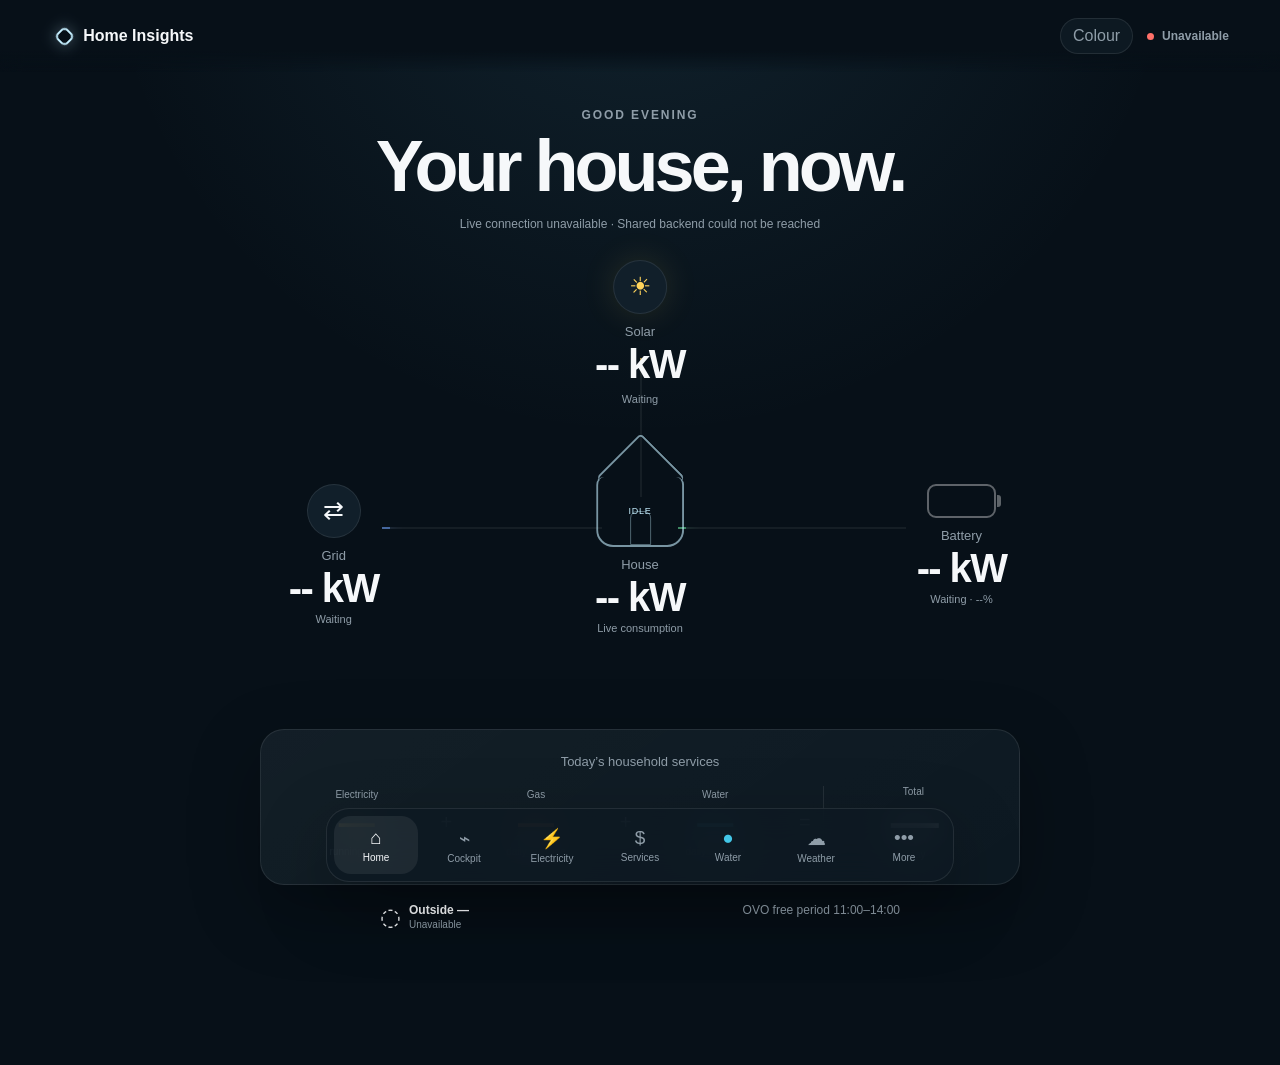
<file: index.html>
<!doctype html>
<html lang="en">
<head>
  <meta charset="utf-8">
  <meta name="viewport" content="width=device-width,initial-scale=1,viewport-fit=cover">
  <meta name="theme-color" content="#071018">
  <title>Home Insights</title>
  <link rel="stylesheet" href="css/app.css">
  <link rel="stylesheet" href="css/electricity.css">
  <link rel="stylesheet" href="css/design-system.css?v=20260808v1">
  <link rel="stylesheet" href="css/cockpit.css?v=20260830v1">
  <link rel="stylesheet" href="css/cockpit-expanded.css?v=20260905v7">
  <link rel="stylesheet" href="css/repairs.css?v=20260906v3">
</head>
<body>
  <div class="app-shell">
    <header class="topbar">
      <button class="brand" data-page-link="home" aria-label="Home Insights home"><span class="brand-mark"></span><span>Home Insights</span></button>
      <div class="top-actions">
        <div class="theme-picker" aria-label="Colour scheme">
          <button class="theme-button" id="themeButton" aria-expanded="false" aria-controls="themeMenu">Colour</button>
          <div class="theme-menu" id="themeMenu" hidden>
            <button data-theme="minimal"><i class="theme-swatch minimal"></i>Minimal</button>
            <button data-theme="original"><i class="theme-swatch original"></i>Original</button>
            <button data-theme="lcars"><i class="theme-swatch lcars"></i>LCARS</button>
            <button data-theme="tron"><i class="theme-swatch tron"></i>Tron</button>
            <button data-theme="hal"><i class="theme-swatch hal"></i>2001</button>
          </div>
        </div>
        <div class="live-pill" id="livePill"><span></span><b id="liveText">Connecting</b></div>
      </div>
    </header>

    <main>
      <section class="page active" id="home" aria-labelledby="homeTitle">
        <div class="page-intro home-intro"><p class="eyebrow" id="greeting">Good evening</p><h1 id="homeTitle">Your house, now.</h1><p class="updated" id="updatedAt">Waiting for live data…</p></div>
        <div class="home-stage" aria-label="Live household electricity flow">
          <div class="flow-path path-solar" id="solarFlow"><i></i></div><div class="flow-path path-grid" id="gridFlow"><i></i></div><div class="flow-path path-battery" id="batteryFlow"><i></i></div>
          <button class="energy-node node-solar" data-page-link="solar"><span class="node-icon sun-icon">☀</span><span class="node-label">Solar</span><strong id="solarNow">-- kW</strong><small id="solarState">Waiting</small></button>
          <button class="energy-node node-grid" data-page-link="electricity"><span class="node-icon">⇄</span><span class="node-label">Grid <b class="free-badge" id="freeBadge" hidden>FREE</b></span><strong id="gridNow">-- kW</strong><small id="gridState">Waiting</small></button>
          <div class="house-node"><span class="house-status" id="houseState">Idle</span><span class="house-outline"><i></i></span><span class="node-label">House</span><strong id="houseNow">-- kW</strong><small>Live consumption</small></div>
          <button class="energy-node node-battery" data-page-link="battery"><span class="battery-icon"><i id="batteryFill"></i></span><span class="node-label">Battery</span><strong id="batteryPowerNow">-- kW</strong><small><span id="batteryState">Waiting</span> · <span id="batterySoc">--%</span></small></button>
        </div>
        <button class="today-cost" data-page-link="costs"><span>Today’s household services</span><div class="home-cost-equation"><div><small>Electricity</small><b id="homeElectricityCost">—</b><em>running cost</em></div><i>+</i><div><small>Gas</small><b id="homeGasCost">—</b><em>daily average</em></div><i>+</i><div><small>Water</small><b id="homeWaterCost">—</b><em>daily average</em></div><i>=</i><div class="home-cost-result"><small>Total</small><strong id="homeTotalCost">—</strong><em>today</em></div></div></button>
        <div class="home-foot"><button class="weather-glance" data-page-link="weather"><span id="weatherIcon">◌</span><b id="outsideTemp">Outside —</b><small id="weatherSummary">Weather loading…</small></button><span id="tariffStatus">OVO free period 11:00–14:00</span></div>
      </section>

      <section class="page" id="electricity" aria-labelledby="electricityTitle">
        <div class="electricity-intro-row">
          <div class="page-intro electricity-intro"><p class="eyebrow">Electricity</p><h1 id="electricityTitle">Energy, cost and history.</h1><p class="electricity-subtitle">Live household energy above. Your complete grid history below.</p></div>
          <div class="electricity-live-status"><span class="pulse-dot"></span><b>Live</b><small id="electricityLiveStatus">Home Assistant connected</small></div>
        </div>
        <section class="electricity-hero" aria-label="Today’s electricity summary">
          <button class="electricity-cost-hero" data-expand="electricityCost">
            <span class="cost-kicker" id="electricityCostKicker">Today’s electricity</span>
            <strong id="electricityTotal">—</strong>
            <span class="cost-caption" id="electricitySelectedDate">Today so far</span>
            <span class="cost-detail-link">View calculation <i>⌄</i></span>
          </button>
          <div class="daily-flow electricity-flow-grid">
            <div class="flow-total flow-solar"><span>Solar</span><strong id="solarToday">—</strong><small id="solarPeriodLabel">generated</small></div>
            <div class="flow-total flow-house"><span>House</span><strong id="loadToday">—</strong><small id="loadPeriodLabel">used</small></div>
            <div class="flow-total flow-import"><span>Imported</span><strong id="importToday">—</strong><small>from grid</small></div>
            <div class="flow-total flow-export"><span>Exported</span><strong id="exportToday">—</strong><small>to grid</small></div>
          </div>
        </section>
        <div class="details-panel electricity-cost-panel" id="electricityCost"><div><span id="supplyLabel">Supply charge</span><strong id="supplyCost">—</strong></div><div><span>Paid imports</span><strong id="paidEnergyCost">—</strong></div><div><span>Free 11–2 energy</span><strong id="freeEnergyUsed">— kWh</strong></div><div><span>Feed-in credit</span><strong class="negative-value" id="exportCredit">—</strong></div><div class="details-total"><span id="netCostLabel">Net electricity cost</span><strong id="electricityDetailTotal">—</strong></div></div>
        <section class="explore-section electricity-flow-section" aria-labelledby="energyFlowTitle">
          <div class="explore-head electricity-explore-head">
            <div><p class="eyebrow" id="energyFlowEyebrow">Today · energy flow</p><h2 id="energyFlowTitle">Where the electricity went</h2><p class="chart-note">Band width represents energy. Choose any imported Sigenergy day.</p></div><div class="sankey-date-control"><label for="sankeyDate">Date</label><input id="sankeyDate" type="date"><small id="sankeyStatus">Shared backend</small></div>
          </div>
          <div class="sankey-card">
            <div class="sankey-diagram" id="energySankey" aria-label="Today’s household energy flow diagram"></div>
            <div class="sankey-summary" id="sankeySummary">
              <div><span>Solar direct to house</span><strong id="flowSolarHouse">—</strong></div>
              <div><span>Solar to battery</span><strong id="flowSolarBattery">—</strong></div>
              <div><span>Solar exported</span><strong id="flowSolarGrid">—</strong></div>
              <div><span>Grid to house</span><strong id="flowGridHouse">—</strong></div>
              <div><span>Grid to battery</span><strong id="flowGridBattery">—</strong></div>
              <div><span>Battery to house</span><strong id="flowBatteryHouse">—</strong></div>
            </div>
          </div>
        </section>
        <section class="explore-section electricity-live-chart-section">
          <div class="explore-head electricity-explore-head"><div><p class="eyebrow" id="powerChartEyebrow">Today · live</p><h2 id="powerChartTitle">Power flows through the day</h2><p class="chart-note" id="powerChartNote">Sigenergy-style live power: solar and grid import above zero; battery charging, grid export and other outward flows below zero.</p></div></div>
          <div class="live-series-legend"><span class="solar">Solar</span><span class="battery">Battery</span><span class="grid">Grid</span><span class="load">Load</span></div>
          <div class="interactive-chart sigenergy-chart live-power-chart" id="electricityLiveChart" aria-label="Live power metrics chart"></div>
        </section>
        <section class="explore-section electricity-history-section">
          <div class="explore-head electricity-explore-head"><div><p class="eyebrow">Electricity history</p><h2>Grid import and solar export</h2><p class="chart-note" id="electricityHistoryNote">Actual Powershop half-hour meter data from 1 Jan 2019 to 18 Sep 2025.</p></div>
          <div class="range-control electricity-range" data-chart-range="electricity"><button data-range="7">1W</button><button data-range="30">1M</button><button data-range="365">1Y</button><button class="active" data-range="all">All</button></div></div>
          <div class="year-strip" data-chart-range-secondary="electricity" aria-label="Choose historical year"><button data-range="year:2019">2019</button><button data-range="year:2020">2020</button><button data-range="year:2021">2021</button><button data-range="year:2022">2022</button><button data-range="year:2023">2023</button><button data-range="year:2024">2024</button><button data-range="year:2025">2025</button><button class="active" data-range="all">All years</button></div>
          <div class="history-kpis"><div><span>Period imported</span><strong id="historyImport">—</strong></div><div><span>Period exported</span><strong id="historyExport">—</strong></div><div><span>Net grid energy</span><strong id="historyNet">—</strong></div><div><span>Coverage</span><strong id="historyCoverage">—</strong></div></div>
          <div class="series-toggle" data-series-toggle="electricity"><button class="active" data-series="import">Import</button><button class="active" data-series="export">Export</button><button data-series="net">Net grid</button></div>
          <div class="history-scroll-shell"><div class="interactive-chart history-bar-chart" id="electricityChart" aria-label="Scrollable electricity history chart"></div></div><p class="scroll-hint">Drag or scroll sideways to move through time.</p>
          <div class="timeline-events"><span style="--event-pos:0%"><i></i>2019 data begins</span><span style="--event-pos:82%"><i></i>Battery · Aug 2025</span><span style="--event-pos:84%"><i></i>Amber · Sep 2025</span><span style="--event-pos:94%"><i></i>OVO · May 2026</span></div>
        </section>
      </section>

      <section class="page centered-page" id="battery" aria-labelledby="batteryTitle">
        <div class="page-intro centered"><p class="eyebrow">Battery</p><h1 id="batteryTitle">Stored energy.</h1></div>
        <div class="battery-hero"><div class="battery-shell"><div id="batteryHeroFill"></div></div><strong id="batteryHeroSoc">--%</strong><span id="batteryHeroKwh">— kWh usable</span><small id="batteryHeroState">Waiting for live data</small></div>
        <section class="explore-section"><div class="explore-head"><div><p class="eyebrow">Explore</p><h2>Charge history</h2></div><div class="range-control" data-chart-range="battery"><button class="active" data-range="live">Live</button><button data-range="7">7D</button><button data-range="30">30D</button></div></div><div class="interactive-chart" id="batteryChart" aria-label="Interactive battery chart"></div></section>
      </section>

      <section class="page centered-page" id="solar" aria-labelledby="solarTitle">
        <div class="page-intro centered"><p class="eyebrow">Solar</p><h1 id="solarTitle">Today’s sunlight.</h1></div>
        <div class="solar-hero"><div class="solar-orb">☀</div><strong id="solarHeroNow">-- kW</strong><span>producing now</span><small id="solarHeroToday">Today — kWh</small></div>
        <section class="explore-section"><div class="explore-head"><div><p class="eyebrow">Explore</p><h2>Generation history</h2></div><div class="range-control" data-chart-range="solar"><button class="active" data-range="live">Live</button><button data-range="7">7D</button><button data-range="30">30D</button><button data-range="365">1Y</button></div></div><div class="interactive-chart" id="solarChart" aria-label="Interactive solar chart"></div></section>
      </section>

      <section class="page" id="costs" aria-labelledby="costsTitle">
        <div class="page-intro"><p class="eyebrow">Services</p><h1 id="costsTitle">What the house cost.</h1><input class="date-picker" id="costDate" type="date" aria-label="Choose date"></div>
        <div class="service-costs"><button class="service-card electricity-service" data-expand="serviceElectricity"><span>⚡</span><small>Electricity</small><strong id="costElectricity">—</strong><em>Tariff calculated</em></button><button class="service-card gas-service" data-page-link="gas"><span>♨</span><small>Gas</small><strong id="costGas">—</strong><em id="costGasCaption">Add a meter reading</em></button><button class="service-card water-service" data-page-link="water"><span>●</span><small>Water</small><strong id="costWater">—</strong><em id="costWaterCaption">Latest bill daily average</em><b class="service-card-action">Water history &amp; add reading →</b></button></div>
        <div class="service-total"><span>Total</span><strong id="costTotal">—</strong></div>
        <div class="details-panel service-detail" id="serviceElectricity"><p>Supply charge + paid imports − export credit. Imports from 11:00–14:00 are free.</p></div><div class="details-panel service-detail" id="serviceGas"><p>Gas is averaged between consecutive meter readings or bills.</p></div><div class="details-panel service-detail" id="serviceWater"><p>Water is averaged across each billing period.</p></div>
        <section class="explore-section"><div class="explore-head"><div><p class="eyebrow">Explore</p><h2>Services over time</h2></div><div class="range-control" data-chart-range="costs"><button data-range="7">7D</button><button class="active" data-range="30">30D</button><button data-range="365">1Y</button></div></div><div class="chart-legend"><span><i class="legend-electricity"></i>Electricity</span><span><i class="legend-gas"></i>Gas</span><span><i class="legend-water"></i>Water</span></div><div class="interactive-chart" id="costsChart" aria-label="Interactive household services cost chart"></div></section>
      </section>

      <section class="page gas-v2-page" id="gas" aria-labelledby="gasTitle">
        <div class="page-intro gas-intro"><div><p class="eyebrow">Gas · V2</p><h1 id="gasTitle">Use less. See the difference.</h1><p class="updated" id="gasCoverage">Add two cumulative meter readings to calculate actual usage between them.</p></div><button class="gas-add-button" data-open-meter="gas">+ Add meter reading</button></div>
        <section class="gas-hero" aria-label="Latest gas usage">
          <div class="gas-hero-main"><span>Latest measured period</span><strong id="gasLatestDaily">—</strong><small id="gasLatestPeriod">Waiting for two readings</small></div>
          <div class="gas-kpi"><span>Gas used</span><strong id="gasLatestMj">—</strong><small id="gasLatestUnits">between readings</small></div>
          <div class="gas-kpi"><span>Estimated cost</span><strong id="gasLatestCost">—</strong><small>usage + daily supply</small></div>
          <div class="gas-kpi"><span>Change</span><strong id="gasLatestChange">—</strong><small id="gasChangeCaption">versus previous period</small></div>
        </section>
        <section class="gas-goal-card">
          <div><p class="eyebrow">Reduction goal</p><h2>On the way to zero gas.</h2><p id="gasGoalText">Your first two readings establish the baseline.</p></div>
          <div class="gas-goal-meter"><div><i id="gasGoalFill"></i></div><strong id="gasGoalPercent">—</strong><small>reduction from baseline</small></div>
        </section>
        <section class="explore-section gas-history-section">
          <div class="explore-head"><div><p class="eyebrow">Daily profile</p><h2>Usage between meter readings</h2><p class="chart-note">Each interval is spread evenly across its days. Drag or scroll sideways to move through time.</p></div><div class="range-control" id="gasRange"><button data-gas-range="30">1M</button><button class="active" data-gas-range="90">3M</button><button data-gas-range="365">1Y</button><button data-gas-range="all">All</button></div></div>
          <div class="gas-chart-legend"><span><i></i>Daily gas</span><span id="gasChartUnit">MJ/day</span></div>
          <div class="gas-chart-shell" id="gasChart" aria-label="Scrollable daily gas use chart"></div>
        </section>
        <section class="gas-lower-grid">
          <div class="gas-panel"><div class="gas-panel-head"><div><p class="eyebrow">Readings</p><h2>Meter history</h2></div><button class="gas-secondary-button" data-open-meter="gas">Add reading</button></div><div id="gasReadingList" class="gas-reading-list"></div></div>
          <div class="gas-panel"><div class="gas-panel-head"><div><p class="eyebrow">Calculation</p><h2>Gas settings</h2></div></div><div class="gas-settings-grid"><label>Energy conversion <span>MJ per meter unit</span><input id="gasMjPerUnit" type="number" min="0.01" step="0.01" value="38.61"></label><label>Usage rate <span>cents per MJ</span><input id="gasRate" type="number" min="0" step="0.001" value="3.20"></label><label>Daily supply <span>dollars per day</span><input id="gasSupply" type="number" min="0" step="0.01" value="0.90"></label></div><p class="gas-settings-note">Enter the conversion and rates shown on your latest gas bill. Changes save automatically in this browser.</p></div>
        </section>
      </section>


      <section class="page cockpit-page" id="cockpit" aria-labelledby="cockpitTitle">
        <div class="cockpit-header">
          <div><p class="cockpit-kicker">Whole-house command</p><h1 id="cockpitTitle">COCKPIT</h1></div>
          <div class="cockpit-clock"><strong id="cockpitTime">--:--:--</strong><span id="cockpitDate">SYSTEM TIME</span></div>
          <div class="cockpit-status"><i id="cockpitStatusLamp"></i><b id="cockpitLinkState">LINKING</b><span id="cockpitUpdated">Awaiting telemetry</span></div>
        </div>

        <div class="cockpit-alert" id="cockpitTariff"><b>PAID GRID</b><span>Free import window 11:00–14:00</span><strong id="cockpitTariffCountdown">—</strong></div>

        <div class="cockpit-grid">
          <section class="cockpit-panel cockpit-energy">
            <header><span>01</span><div><b>POWER ROUTING</b><small>LIVE · kW</small></div></header>
            <div class="cockpit-flow" aria-label="Live electricity flow">
              <div class="cp-source cp-solar"><span>☀</span><small>SOLAR</small><strong id="cpSolar">—</strong></div>
              <div class="cp-source cp-grid"><span>⇄</span><small>GRID</small><strong id="cpGrid">—</strong><em id="cpGridMode">IDLE</em></div>
              <div class="cp-core"><i></i><small>HOUSE LOAD</small><strong id="cpHouse">—</strong></div>
              <div class="cp-source cp-battery"><span class="cp-battery-shell"><i id="cpBatteryFill"></i></span><small>BATTERY</small><strong id="cpBattery">—</strong><em id="cpBatteryMode">IDLE</em></div>
              <svg class="cp-flow-lines" viewBox="0 0 600 330" aria-hidden="true"><path class="solar-line" d="M300 55V134"/><path class="grid-line" d="M105 205H244"/><path class="battery-line" d="M356 205H495"/></svg>
            </div>
            <div class="cockpit-soc"><span>STATE OF CHARGE</span><div><i id="cpSocBar"></i></div><strong id="cpSoc">—%</strong></div>
          </section>

          <section class="cockpit-panel cockpit-resources">
            <header><span>02</span><div><b>RESOURCE LOAD</b><small>TODAY / CURRENT PERIOD</small></div></header>
            <div class="cp-resource electricity"><span>⚡</span><div><small>ELECTRICITY</small><strong id="cpElectricityUse">— kWh</strong><em id="cpElectricityCost">—</em></div><svg id="cpElectricitySpark" viewBox="0 0 160 38"></svg></div>
            <div class="cp-resource gas"><span>♨</span><div><small>GAS</small><strong id="cpGasUse">— MJ</strong><em id="cpGasCost">—</em></div><svg id="cpGasSpark" viewBox="0 0 160 38"></svg></div>
            <div class="cp-resource water"><span>●</span><div><small>WATER</small><strong id="cpWaterUse">— L</strong><em id="cpWaterCost">—</em></div><svg id="cpWaterSpark" viewBox="0 0 160 38"></svg></div>
            <div class="cp-total"><span>HOUSEHOLD SERVICES</span><strong id="cpTotalCost">—</strong><small>today</small></div>
          </section>

          <section class="cockpit-panel cockpit-trends">
            <header><span>03</span><div><b>LIVE POWER SIGNATURE</b><small>ROLLING TELEMETRY · LAST 30 SAMPLES</small></div></header>
            <div class="cp-chart-legend"><span class="solar">SOLAR</span><span class="house">HOUSE</span><span class="grid">GRID</span><span class="battery">BATTERY</span></div>
            <div class="cp-live-chart"><div class="cp-chart-scale"><span>+10</span><span>0 kW</span><span>−10</span></div><svg id="cpLiveChart" viewBox="0 0 900 230" preserveAspectRatio="none" aria-label="Rolling live electricity telemetry"></svg></div>
            <div class="cp-trend-kpis"><div><span>PEAK LOAD</span><strong id="cpPeakLoad">—</strong></div><div><span>SOLAR SHARE</span><strong id="cpSolarShare">—%</strong></div><div><span>NET GRID</span><strong id="cpNetGrid">—</strong></div><div><span>SELF POWERED</span><strong id="cpSelfPowered">—%</strong></div></div>
          </section>

          <section class="cockpit-panel cockpit-environment">
            <header><span>04</span><div><b>ENVIRONMENT</b><small>BRUNSWICK / LOCAL</small></div></header>
            <div class="cp-weather"><span id="cpWeatherIcon">◌</span><strong id="cpOutsideTemp">—°</strong><div><b id="cpWeatherText">LOADING</b><small>Feels <i id="cpFeels">—°</i></small></div></div>
            <div class="cp-facts"><div><span>HUMIDITY</span><strong id="cpHumidity">—%</strong></div><div><span>WIND</span><strong id="cpWind">—</strong></div><div><span>RAIN</span><strong id="cpRain">—%</strong></div><div><span>FORECAST</span><strong id="cpForecast">—</strong></div></div>
          </section>

          <section class="cockpit-panel cockpit-infrastructure">
            <header><span>05</span><div><b>INFRASTRUCTURE</b><small>OPTIONAL HA ENTITIES</small></div></header>
            <div class="cp-infra-grid" id="cpInfrastructure"><div><span>HOME ASSISTANT</span><strong id="cpHaStatus">CHECKING</strong><small id="cpHaDetail">Shared bridge</small></div><div><span>INTERNET</span><strong id="cpInternet">NOT MAPPED</strong><small id="cpInternetDetail">Add optional entity mapping</small></div><div><span>NETWORK</span><strong id="cpNetwork">NOT MAPPED</strong><small id="cpNetworkDetail">Latency / throughput</small></div><div><span>RECORDER</span><strong id="cpRecorder">CHECKING</strong><small id="cpRecorderDetail">Daily history</small></div></div>
          </section>

          <section class="cockpit-panel cockpit-controls">
            <header><span>06</span><div><b>HOUSE CONTROLS</b><small>HOME ASSISTANT · ALLOW-LISTED</small></div></header>
            <div class="cp-control-message" id="cpControlMessage">Safe controls appear here when configured in the Home Assistant bridge.</div>
            <div class="cp-control-grid" id="cpControls"></div>
          </section>

          <section class="cockpit-panel cockpit-log">
            <header><span>07</span><div><b>EVENT STREAM</b><small>LOCAL SESSION</small></div></header>
            <ol id="cpEventLog"><li><time>--:--</time><span>Cockpit initialising</span></li></ol>
          </section>

          <section class="cockpit-panel cockpit-history">
            <header><span>08</span><div><b>14-DAY ENERGY ENVELOPE</b><small>DAILY TOTALS · kWh</small></div></header>
            <div class="cp-history-chart"><svg id="cpHistoryChart" viewBox="0 0 900 190" preserveAspectRatio="none" aria-label="Fourteen day energy history"></svg></div>
            <div class="cp-history-legend"><span class="solar">SOLAR GENERATION</span><span class="grid">GRID IMPORT</span><span class="house">HOUSE LOAD</span></div>
          </section>

          <section class="cockpit-panel cockpit-heatpump">
            <header><span>09</span><div><b>RINNAI HEAT PUMP</b><small>LIVE HOME ASSISTANT</small></div></header>
            <div class="cp-dial heat" id="cpHeatDial"><div><small id="cpHeatMode">HEAT</small><strong id="cpHeatTemp">—°</strong><span>WATER</span></div></div>
            <div class="cp-dial-stats"><div><span>TARGET</span><strong id="cpHeatTarget">—°</strong></div><div><span>STATE</span><strong id="cpHeatState">NOT MAPPED</strong></div></div>
            <svg class="cp-mini-history heat" id="cpHeatHistory" viewBox="0 0 360 90" preserveAspectRatio="none"></svg>
          </section>
          <section class="cockpit-panel cockpit-network">
            <header><span>10</span><div><b>NETWORK ARRAY</b><small>SPEEDTEST · LIVE</small></div></header>
            <div class="cp-network-dials"><div class="cp-dial net" id="cpDownloadDial"><div><small>DOWNLOAD</small><strong id="cpDownload">—</strong><span>Mbit/s</span></div></div><div class="cp-dial ping" id="cpPingDial"><div><small>PING</small><strong id="cpPing">—</strong><span>ms</span></div></div></div>
            <svg class="cp-mini-history network" id="cpNetworkHistory" viewBox="0 0 360 80" preserveAspectRatio="none"></svg>
          </section>
          <section class="cockpit-panel cockpit-lunar">
            <header><span>11</span><div><b>LUNAR NAVIGATION</b><small>HOME ASSISTANT ASTRONOMY</small></div></header>
            <div class="cp-moon"><div class="cp-moon-disc" id="cpMoonDisc"></div><div><small>PHASE</small><strong id="cpMoonPhase">NOT MAPPED</strong><span id="cpMoonNext">—</span></div></div>
            <div class="cp-lunar-grid"><div><span>AGE</span><strong id="cpMoonAge">—</strong></div><div><span>ALTITUDE</span><strong id="cpMoonAltitude">—</strong></div><div><span>AZIMUTH</span><strong id="cpMoonAzimuth">—</strong></div><div><span>DISTANCE</span><strong id="cpMoonDistance">—</strong></div><div><span>ILLUMINATION</span><strong id="cpMoonIllumination">—</strong></div><div><span>MOONRISE</span><strong id="cpMoonRise">—</strong></div></div>
          </section>
          <section class="cockpit-panel cockpit-weather-graph">
            <header><span>12</span><div><b>WEATHER ENVELOPE</b><small>365 DAYS · TEMPERATURE / RAIN</small></div></header>
            <div class="cp-weather-chart"><svg id="cpWeatherHistory" viewBox="0 0 1000 230" preserveAspectRatio="none"></svg></div>
            <div class="cp-history-legend"><span class="temperature">TEMPERATURE</span><span class="rain">RAINFALL</span><span class="weather-range" id="cpWeatherRange">LOADING HISTORY</span></div>
          </section>
          <section class="cockpit-panel cockpit-water-graph">
            <header><span>13</span><div><b>WATER TELEMETRY</b><small>READINGS / DAILY RATE</small></div></header>
            <div class="cp-water-bars" id="cpWaterBars"></div>
            <div class="cp-dial-stats"><div><span>LATEST READING</span><strong id="cpWaterLatest">—</strong></div><div><span>DAILY AVERAGE</span><strong id="cpWaterDaily">—</strong></div></div>
          </section>
          <section class="cockpit-panel cockpit-cost-orbit">
            <header><span>14</span><div><b>COST ORBIT</b><small>SERVICE SHARE · TODAY</small></div></header>
            <div class="cp-cost-wrap"><div class="cp-cost-donut" id="cpCostDonut"><strong id="cpCostCentre">—</strong><span>TOTAL</span></div><div class="cp-cost-legend"><span class="electricity">ELECTRICITY <b id="cpCostElectricityShare">—</b></span><span class="gas">GAS <b id="cpCostGasShare">—</b></span><span class="water">WATER <b id="cpCostWaterShare">—</b></span></div></div>
          </section>
        </div>
      </section>

      <section class="page water-v2-page" id="water" aria-labelledby="waterTitle">
        <div class="page-intro gas-intro"><div><p class="eyebrow">Water</p><h1 id="waterTitle">Every drop, over time.</h1><p class="updated" id="waterCoverage">Loading water records…</p></div><button class="gas-add-button water-add-button" data-open-meter="water">+ Add meter reading</button></div>
        <section class="water-hero" aria-label="Latest water summary"><div><span>Latest measured rate</span><strong id="waterLatestDaily">—</strong><small id="waterLatestPeriod">Add two readings to calculate use</small></div><div><span>Latest bill</span><strong id="waterLatestBill">—</strong><small id="waterLatestBillDate">billing history</small></div><div><span>Latest meter</span><strong id="waterPageReading">—</strong><small id="waterPageReadingDate">no reading saved</small></div></section>
        <section class="explore-section water-history-section"><div class="explore-head"><div><p class="eyebrow">Water history</p><h2>Bills and measured daily use</h2><p class="chart-note">Bill totals use the water scale; meter intervals use litres per day.</p></div><div class="range-control" id="waterRange"><button data-water-range="365">1Y</button><button data-water-range="all" class="active">All</button></div></div><div class="water-chart-legend"><span class="bill">Bill total</span><span class="usage">Measured L/day</span></div><div class="water-v2-chart" id="waterChartV2"></div></section>
        <section class="gas-panel water-readings-panel"><div class="gas-panel-head"><div><p class="eyebrow">Readings</p><h2>Water meter history</h2></div><button class="gas-secondary-button" data-open-meter="water">Add reading</button></div><div id="waterReadingList" class="gas-reading-list"></div></section>
      </section>

      <section class="page" id="weather" aria-labelledby="weatherTitle">
        <div class="page-intro"><p class="eyebrow">Weather</p><h1 id="weatherTitle">Outside, and what comes next.</h1><p class="updated" id="weatherUpdated">Loading Brunswick forecast…</p></div>
        <div class="weather-hero"><div><span id="weatherHeroIcon">◌</span><strong id="weatherHeroTemp">—°</strong><p id="weatherHeroText">Loading…</p></div><div class="weather-facts"><span>Feels like <b id="feelsLike">—°</b></span><span>Rain <b id="rainChance">—%</b></span><span>Wind <b id="windSpeed">— km/h</b></span><span>Humidity <b id="humidity">—%</b></span></div></div>
        <div class="hourly-strip" id="hourlyStrip"></div>
        <section class="explore-section"><div class="explore-head"><div><p class="eyebrow">Forecast</p><h2>Next seven days</h2></div></div><div class="forecast-list" id="forecastList"></div></section>
      </section>

      <section class="page" id="meters" aria-labelledby="metersTitle">
        <div class="page-intro"><p class="eyebrow">Meters</p><h1 id="metersTitle">Add a reading.</h1><p class="updated">Type the meter number manually. A photo is optional evidence only; no OCR is used.</p></div>
        <div class="meter-grid">
          <article class="meter-card"><span class="meter-symbol gas-symbol">♨</span><h2>Gas</h2><p>Last reading</p><strong id="gasLastReading">—</strong><small id="gasLastDate">No reading saved</small><button class="primary-action" data-open-meter="gas">Add gas reading</button></article>
          <article class="meter-card"><span class="meter-symbol water-symbol">●</span><h2>Water</h2><p>Last reading</p><strong id="waterLastReading">—</strong><small id="waterLastDate">No reading saved</small><button class="primary-action" data-open-meter="water">Add water reading</button></article>
        </div>
        <div class="meter-entry" id="meterEntry" hidden>
          <div class="meter-entry-head"><div><p class="eyebrow" id="meterKindLabel">Meter</p><h2>New reading</h2></div><button id="closeMeterEntry">Close</button></div>
          <div class="entry-grid"><label>Cumulative meter reading<input id="meterValue" inputmode="decimal" placeholder="Type the number shown on the meter"></label><label>Date and time<input id="meterDate" type="datetime-local"></label></div>
          <label class="photo-input">Optional meter photo<input id="meterPhoto" type="file" accept="image/*" capture="environment"><span>Choose or take photo</span></label><img id="meterPreview" class="meter-preview" alt="Meter photo preview" hidden>
          <p class="entry-note">Manual entry is the primary workflow. The photo is shown only so you can check what you typed; it is not read automatically.</p>
          <button class="primary-action" id="saveMeterReading">Save reading</button><small class="entry-note" id="meterSyncStatus">Shared-sheet sync with offline fallback.</small>
        </div>
        <section class="explore-section"><div class="explore-head"><div><p class="eyebrow">Reading history</p><h2>Gas and water records</h2></div></div><div class="records-list" id="meterRecords"></div></section>
      </section>

      <section class="page" id="data" aria-labelledby="dataTitle">
        <div class="page-intro"><p class="eyebrow">Detailed data</p><h1 id="dataTitle">The full record.</h1><p class="updated">This is the deliberate deep-data layer: searchable, editable and exportable.</p></div>
        <div class="data-controls"><select id="dataSource"><option value="daily">Daily ledger</option><option value="meters">Meter readings</option><option value="live">Live samples</option></select><input id="dataSearch" placeholder="Filter records"><button id="downloadCsv">Download CSV</button></div>
        <div class="data-table-wrap"><table class="data-table"><thead id="dataHead"></thead><tbody id="dataBody"></tbody></table></div>
        <div class="chart-empty" id="dataEmpty" hidden><div><strong>No records yet</strong>Live and historical source data will appear here without cluttering the main screens.</div></div>
      </section>

      <section class="page" id="more" aria-labelledby="moreTitle"><div class="page-intro"><p class="eyebrow">More</p><h1 id="moreTitle">Tools and records.</h1></div><div class="more-grid"><button data-page-link="water"><span>●</span><b>Water</b><small>Usage, bills and meter-reading history</small></button><button data-page-link="meters"><span>◉</span><b>Meter readings</b><small>Add gas and water readings or photos</small></button><button data-page-link="weather"><span>☁</span><b>Weather</b><small>Hourly and seven-day forecast</small></button><button data-page-link="data"><span>≡</span><b>Detailed data</b><small>Search, inspect and export records</small></button><button data-page-link="ask"><span>⌕</span><b>Ask Home Insights</b><small>Ask questions about dates and costs</small></button></div></section>

      <section class="page ask-page" id="ask" aria-labelledby="askTitle"><div class="page-intro centered"><p class="eyebrow">Ask Home Insights</p><h1 id="askTitle">Ask about your house.</h1></div><form class="ask-form" id="askForm"><input id="askInput" placeholder="How much did gas and water cost on 7 April 2026?" autocomplete="off"><button type="submit" aria-label="Ask">↑</button></form><div class="ask-answer" id="askAnswer" hidden></div></section>
    </main>

    <nav class="bottom-nav" aria-label="Primary navigation"><button class="active" data-page-link="home"><span>⌂</span><small>Home</small></button><button data-page-link="cockpit"><span>⌁</span><small>Cockpit</small></button><button data-page-link="electricity"><span>⚡</span><small>Electricity</small></button><button data-page-link="costs"><span>$</span><small>Services</small></button><button data-page-link="water"><span>●</span><small>Water</small></button><button data-page-link="weather"><span>☁</span><small>Weather</small></button><button data-page-link="more"><span>•••</span><small>More</small></button></nav>
  </div>
  <script src="js/data.js?v=20260726v2"></script>
  <script src="js/api.js?v=20260726v2"></script>
  <script src="js/history-data.js?v=20260726v2"></script>
  <script src="js/core.js?v=20260808v3"></script>
  <script src="js/archive-data.js?v=20260905v1"></script>
  <script src="js/gas-history.js?v=20260906v1"></script>
  <script src="js/water-history.js?v=20260808v1"></script>
  <script src="js/water-v2.js?v=20260906v1"></script>
  <script src="js/router.js?v=20260830v3"></script>
  <script src="js/charts.js?v=20260905v1"></script>
  <script src="js/sankey.js?v=20260906v3"></script>
  <script src="js/theme.js?v=20260726v2"></script>
  <script src="js/costs.js?v=20260726v2"></script>
  <script src="js/live.js?v=20260726v2"></script>
  <script src="js/weather.js?v=20260726v2"></script>
  <script src="js/local-data.js?v=20260905v1"></script>
  <script src="js/gas-v2.js?v=20260906v2"></script>
  <script src="js/cloud-meters.js?v=20260808v1"></script>
  <script src="js/chart-interactions.js?v=20260808v1"></script>
  <script src="js/electricity-date.js?v=20260726v3"></script>
  <script src="js/cockpit.js?v=20260831v3"></script>
  <script src="js/bootstrap.js?v=20260906v1"></script>
</body>
</html>
</file>
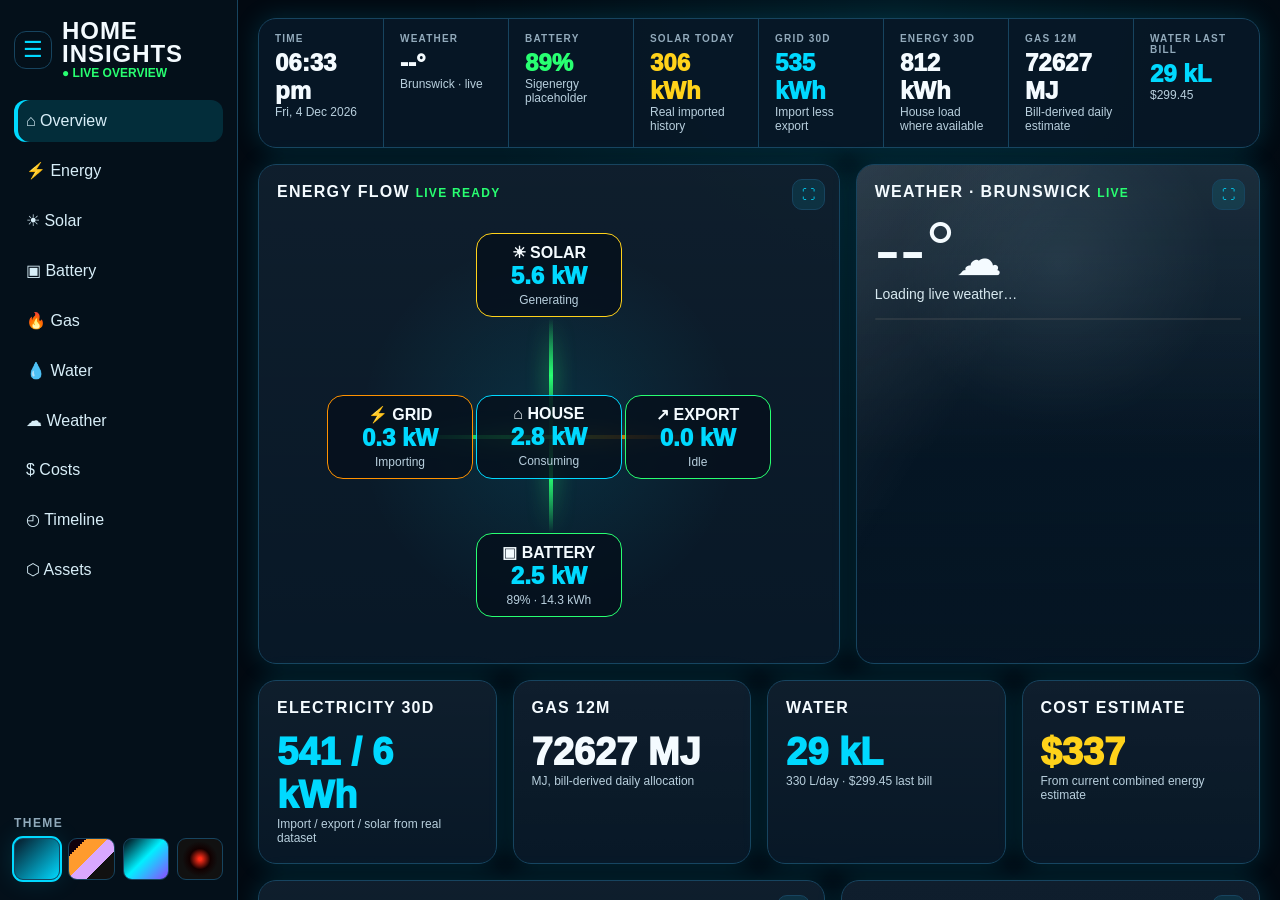
<file: home_insights_complete_update/index.html>
<!doctype html><html lang="en"><head><meta charset="utf-8"><meta name="viewport" content="width=device-width,initial-scale=1"><title>Home Insights</title><script src="https://cdn.plot.ly/plotly-2.35.2.min.js"></script><style>
:root{--bg:#020911;--panel:#071827;--panel2:#0b2133;--line:#17445f;--text:#f4fbff;--muted:#92aabb;--cyan:#00d9ff;--green:#28ff71;--yellow:#ffd21a;--orange:#ff9200;--red:#ff3b30;--purple:#a35cff;--radius:18px;--glow:0 0 26px rgba(0,217,255,.16);font-family:Inter,Segoe UI,Roboto,Arial,sans-serif}body.theme-lcars{--bg:#050203;--panel:#130b17;--panel2:#211027;--line:#ff9b2d;--cyan:#9fd7ff;--green:#ffc86b;--yellow:#ffe37c;--orange:#ff9b2d;--radius:28px;--glow:0 0 24px rgba(255,155,45,.22)}body.theme-tron{--bg:#02030d;--panel:#050b1f;--panel2:#071631;--line:#0b72ff;--cyan:#00f0ff;--green:#00ffb0;--yellow:#ffe100;--orange:#ff5a00;--radius:10px;--glow:0 0 28px rgba(0,240,255,.26)}body.theme-hal{--bg:#050506;--panel:#0d0d0f;--panel2:#161619;--line:#555;--cyan:#d8e7ff;--green:#e8ecf0;--yellow:#e5e1d0;--orange:#ff351e;--radius:8px;--glow:0 0 28px rgba(255,50,30,.2)}*{box-sizing:border-box}body{margin:0;background:radial-gradient(circle at 70% 0,rgba(0,217,255,.08),transparent 34%),var(--bg);color:var(--text);overflow:hidden}.app{height:100vh;display:grid;grid-template-columns:238px 1fr}.side{background:#04101a;border-right:1px solid var(--line);padding:20px 14px;display:flex;flex-direction:column;gap:20px}.brand{display:flex;gap:10px;align-items:center}.hamb{width:38px;height:38px;border:1px solid var(--line);border-radius:12px;display:grid;place-items:center;color:var(--cyan);font-size:22px}.brand h1{margin:0;font-size:24px;line-height:.95;letter-spacing:.04em}.live{font-size:12px;color:var(--green);font-weight:900}.nav{display:grid;gap:7px}.nav button{all:unset;padding:12px;border-radius:12px;cursor:pointer;color:#d8eef8}.nav button.active,.nav button:hover{background:rgba(0,217,255,.14);box-shadow:inset 4px 0 0 var(--cyan)}.themes{margin-top:auto}.themeTitle{font-size:12px;color:var(--muted);letter-spacing:.12em;font-weight:900;margin-bottom:8px}.swatches{display:grid;grid-template-columns:repeat(4,1fr);gap:8px}.sw{height:42px;border-radius:9px;border:1px solid var(--line);cursor:pointer}.sw.active{outline:2px solid var(--cyan);box-shadow:var(--glow)}.default{background:linear-gradient(135deg,#071827,#00d9ff)}.lcars{background:linear-gradient(135deg,#10000c 20%,#ff9b2d 20% 45%,#d9a7ff 45% 68%,#111 68%)}.tron{background:linear-gradient(135deg,#02030d,#00f0ff 48%,#8e48ff)}.hal{background:radial-gradient(circle,#ff2d18 5%,#120000 35%,#111 60%)}main{height:100vh;overflow:auto;padding:18px 20px 28px}.status{display:grid;grid-template-columns:repeat(8,1fr);border:1px solid var(--line);border-radius:var(--radius);overflow:hidden;background:rgba(7,24,39,.9);box-shadow:var(--glow);margin-bottom:16px}.stat{padding:14px 16px;border-right:1px solid var(--line);min-height:74px}.stat:last-child{border:0}.label{font-size:10px;text-transform:uppercase;letter-spacing:.12em;color:var(--muted);font-weight:900}.val{font-size:24px;font-weight:950;margin-top:5px}.green{color:var(--green)}.cyan{color:var(--cyan)}.yellow{color:var(--yellow)}.sub{font-size:12px;color:#b8cfdd}.page{display:none}.page.active{display:block}.grid{display:grid;gap:16px}.overviewTop{grid-template-columns:1.18fr .82fr}.overviewMid{grid-template-columns:repeat(4,1fr)}.overviewBottom{grid-template-columns:1.15fr .85fr}.two{grid-template-columns:1fr 1fr}.panel{position:relative;background:linear-gradient(180deg,rgba(255,255,255,.035),rgba(255,255,255,.008)),rgba(7,24,39,.9);border:1px solid var(--line);border-radius:var(--radius);padding:18px;box-shadow:var(--glow);min-height:210px}.panel h2{font-size:16px;margin:0 0 14px;letter-spacing:.08em;text-transform:uppercase}.max{position:absolute;right:14px;top:14px;border:1px solid var(--line);border-radius:10px;background:rgba(0,217,255,.1);color:var(--cyan);padding:7px 9px;cursor:pointer}.energyHero{height:430px;position:relative;border-radius:16px;overflow:hidden;background:radial-gradient(circle at center,rgba(0,217,255,.11),transparent 55%)}.node{position:absolute;width:146px;height:84px;border:1px solid var(--cyan);border-radius:16px;background:rgba(5,16,28,.84);display:grid;place-items:center;text-align:center;z-index:2}.node em{font-style:normal;font-size:24px;color:var(--cyan);font-weight:950}.solar{left:50%;top:18px;transform:translateX(-50%);border-color:var(--yellow)}.home{left:50%;top:180px;transform:translateX(-50%)}.gridN{left:50px;top:180px;border-color:var(--orange)}.export{right:50px;top:180px;border-color:var(--green)}.battery{left:50%;bottom:28px;transform:translateX(-50%);border-color:var(--green)}.flow{position:absolute;height:4px;border-radius:8px;background:linear-gradient(90deg,transparent,currentColor,transparent);filter:drop-shadow(0 0 10px currentColor);animation:pulse 1.6s infinite}.flow.vert{width:4px;height:115px;background:linear-gradient(180deg,transparent,currentColor,transparent)}.f1{left:50%;top:103px;color:var(--green)}.f2{left:196px;top:220px;width:235px;color:var(--orange)}.f3{right:196px;top:220px;width:235px;color:var(--green)}.f4{left:50%;bottom:112px;color:var(--green)}@keyframes pulse{0%,100%{opacity:.32}50%{opacity:1}}.weatherCard{min-height:430px;background:linear-gradient(rgba(4,20,34,.45),rgba(4,20,34,.78)),radial-gradient(circle at 50% 20%,rgba(170,210,230,.24),transparent 36%),var(--panel);overflow:hidden}.weatherCard:before{content:"";position:absolute;inset:0;background:linear-gradient(120deg,rgba(255,255,255,.10),transparent 35%),linear-gradient(180deg,rgba(175,205,218,.16),transparent 58%);opacity:.8}.weatherContent{position:relative;z-index:1}.bigWeather{display:grid;grid-template-columns:160px 1fr;gap:20px;align-items:start}.tempNow{font-size:76px;font-weight:250;line-height:.9}.iconNow{font-size:46px}.weatherText{font-size:14px;color:#d7e8ef}.hourStrip{display:grid;grid-template-columns:repeat(6,1fr);gap:10px;margin-top:18px}.hour{border:1px solid rgba(255,255,255,.12);background:rgba(255,255,255,.08);border-radius:16px;padding:12px;text-align:center}.hour .ico{font-size:28px}.dailyList{margin-top:16px;border-radius:18px;overflow:hidden;background:rgba(0,0,0,.17);border:1px solid rgba(255,255,255,.10)}.dayRow{display:grid;grid-template-columns:80px 70px 55px 1fr 55px;align-items:center;gap:10px;padding:10px 14px;border-bottom:1px solid rgba(255,255,255,.08)}.bar{height:8px;background:rgba(255,255,255,.12);border-radius:99px;overflow:hidden}.bar span{display:block;height:100%;background:linear-gradient(90deg,#4cecff,#b7f69b);border-radius:99px}.kpi{min-height:160px}.kpi .big{font-size:38px;font-weight:950}.chart{height:360px}.miniChart{height:190px}.alert{border:1px solid var(--line);border-radius:14px;padding:14px;margin-bottom:10px}.rangeBtns{display:flex;gap:6px;margin-bottom:10px}.rangeBtns button{border:1px solid var(--line);background:rgba(0,217,255,.08);color:var(--text);border-radius:8px;padding:5px 9px;cursor:pointer}.rangeBtns button.active{background:var(--cyan);color:#001018}.timeline{display:flex;gap:22px;align-items:center;min-height:110px}.event{text-align:center;flex:1;position:relative}.event:before{content:"";position:absolute;left:0;right:0;top:22px;border-top:1px solid var(--line)}.dot{width:44px;height:44px;border:1px solid var(--line);border-radius:14px;display:grid;place-items:center;margin:0 auto 8px;background:var(--panel2);position:relative;z-index:2;color:var(--cyan)}.modal{position:fixed;inset:0;background:rgba(0,0,0,.8);display:none;z-index:50;padding:30px}.modal.open{display:block}.modal .panel{height:100%}.close{position:absolute;right:24px;top:22px;z-index:60;border:1px solid var(--line);background:var(--panel);color:var(--text);border-radius:12px;padding:10px 14px}body.theme-lcars .panel,body.theme-lcars .status,body.theme-lcars .node{border-radius:28px 8px 28px 8px}body.theme-lcars h2{color:var(--orange)}body.theme-hal .green{color:var(--orange)}@media(max-width:1150px){.app{grid-template-columns:1fr}.side{display:none}.status{grid-template-columns:repeat(2,1fr)}.overviewTop,.overviewMid,.overviewBottom,.two{grid-template-columns:1fr}main{height:auto}body{overflow:auto}.stat{border-bottom:1px solid var(--line)}}
</style></head><body><div class="app"><aside class="side"><div class="brand"><div class="hamb">☰</div><div><h1>HOME<br>INSIGHTS</h1><div class="live">● LIVE OVERVIEW</div></div></div><nav class="nav" id="nav"><button class="active" data-page="overview">⌂ Overview</button><button data-page="energy">⚡ Energy</button><button data-page="solar">☀ Solar</button><button data-page="battery">▣ Battery</button><button data-page="gas">🔥 Gas</button><button data-page="water">💧 Water</button><button data-page="weather">☁ Weather</button><button data-page="costs">$ Costs</button><button data-page="timeline">◴ Timeline</button><button data-page="assets">⬡ Assets</button></nav><div class="themes"><div class="themeTitle">THEME</div><div class="swatches"><div class="sw default active" data-theme="default"></div><div class="sw lcars" data-theme="lcars"></div><div class="sw tron" data-theme="tron"></div><div class="sw hal" data-theme="hal"></div></div></div></aside><main><div class="status"><div class="stat"><div class="label">Time</div><div class="val" id="clock">--:--</div><div class="sub" id="todayDate">Melbourne</div></div><div class="stat"><div class="label">Weather</div><div class="val" id="topWeather">--°</div><div class="sub">Brunswick · live</div></div><div class="stat"><div class="label">Battery</div><div class="val green" id="topBattery">89%</div><div class="sub">Sigenergy placeholder</div></div><div class="stat"><div class="label">Solar today</div><div class="val yellow" id="topSolarToday">—</div><div class="sub">Real imported history</div></div><div class="stat"><div class="label">Grid 30D</div><div class="val cyan" id="topGrid30">—</div><div class="sub">Import less export</div></div><div class="stat"><div class="label">Energy 30D</div><div class="val" id="topLoad30">—</div><div class="sub">House load where available</div></div><div class="stat"><div class="label">Gas 12M</div><div class="val" id="topGas12">—</div><div class="sub">Bill-derived daily estimate</div></div><div class="stat"><div class="label">Water last bill</div><div class="val cyan">29 kL</div><div class="sub">$299.45</div></div></div>
<section class="page active" id="overview"><div class="grid overviewTop"><div class="panel"><button class="max">⛶</button><h2>Energy Flow <span class="live">LIVE READY</span></h2><div class="energyHero"><div class="flow vert f1"></div><div class="flow f2"></div><div class="flow f3"></div><div class="flow vert f4"></div><div class="node solar"><div><b>☀ SOLAR</b><br><em id="flowSolar">5.6 kW</em><br><span class="sub">Generating</span></div></div><div class="node gridN"><div><b>⚡ GRID</b><br><em id="flowGrid">0.3 kW</em><br><span class="sub">Importing</span></div></div><div class="node home"><div><b>⌂ HOUSE</b><br><em id="flowLoad">2.8 kW</em><br><span class="sub">Consuming</span></div></div><div class="node export"><div><b>↗ EXPORT</b><br><em id="flowExport">0.0 kW</em><br><span class="sub">Idle</span></div></div><div class="node battery"><div><b>▣ BATTERY</b><br><em id="flowBattery">2.5 kW</em><br><span class="sub">89% · 14.3 kWh</span></div></div></div></div><div class="panel weatherCard"><button class="max">⛶</button><div class="weatherContent"><h2>Weather · Brunswick <span class="live">LIVE</span></h2><div class="bigWeather"><div><div><span class="tempNow" id="wTemp">--°</span><span class="iconNow" id="wIcon">☁</span></div><div class="weatherText" id="wSummary">Loading live weather…</div></div><div><div class="hourStrip" id="hourStrip"></div></div></div><div class="dailyList" id="dailyList"></div></div></div></div><div class="grid overviewMid" style="margin-top:16px"><div class="panel kpi"><h2>Electricity 30D</h2><div class="big cyan" id="kpiElec">—</div><div class="sub">Import / export / solar from real dataset</div></div><div class="panel kpi"><h2>Gas 12M</h2><div class="big" id="kpiGas">—</div><div class="sub">MJ, bill-derived daily allocation</div></div><div class="panel kpi"><h2>Water</h2><div class="big cyan">29 kL</div><div class="sub">330 L/day · $299.45 last bill</div></div><div class="panel kpi"><h2>Cost estimate</h2><div class="big yellow" id="kpiCost">—</div><div class="sub">From current combined energy estimate</div></div></div><div class="grid overviewBottom" style="margin-top:16px"><div class="panel"><button class="max">⛶</button><h2>Energy + Gas · recent</h2><div id="overviewEnergy" class="miniChart"></div></div><div class="panel"><button class="max">⛶</button><h2>Live Alerts</h2><div class="alert"><b class="green">▣ Battery integration ready</b><br><span class="sub">Next: Home Assistant proxy for Sigenergy live values</span></div><div class="alert"><b class="cyan">☁ Weather live</b><br><span class="sub" id="weatherAlert">Open-Meteo connected</span></div><div class="alert"><b class="yellow">$ Costs</b><br><span class="sub">Real history loaded; tariff refinement next</span></div></div></div></section>
<section class="page" id="energy"><div class="grid two"><div class="panel"><h2>Electricity + Gas · Real Data</h2><div class="rangeBtns" id="energyRanges"><button data-days="30" class="active">30D</button><button data-days="90">90D</button><button data-days="180">6M</button><button data-days="365">12M</button><button data-days="99999">ALL</button></div><div id="energyChart" class="chart"></div></div><div class="panel"><h2>Monthly Electricity</h2><div id="monthlyEnergyChart" class="chart"></div></div></div></section><section class="page" id="solar"><div class="panel"><h2>Solar</h2><div id="solarChart" class="chart"></div></div></section><section class="page" id="battery"><div class="panel"><h2>Battery</h2><div id="batteryChart" class="chart"></div></div></section><section class="page" id="gas"><div class="panel"><h2>Gas</h2><div id="gasChart" class="chart"></div></div></section><section class="page" id="water"><div class="panel"><h2>Water</h2><div id="waterFull" class="chart"></div></div></section><section class="page" id="weather"><div class="panel weatherCard"><div class="weatherContent"><h2>Apple-style Weather</h2><div id="weatherPageContent"></div></div></div></section><section class="page" id="costs"><div class="grid two"><div class="panel"><h2>Cost Estimate</h2><div id="costChart" class="chart"></div></div><div class="panel"><h2>Monthly Estimated Cost</h2><div id="costMonthly" class="chart"></div></div></div></section><section class="page" id="timeline"><div class="panel"><h2>Timeline</h2><div class="timeline"><div class="event"><div class="dot">☀</div>Solar<br><span class="sub">20 Nov 2018</span></div><div class="event"><div class="dot">💧</div>Heat Pump HWS<br><span class="sub">23 Jun 2025</span></div><div class="event"><div class="dot">▣</div>Battery<br><span class="sub">6 Aug 2025</span></div><div class="event"><div class="dot">❄</div>Split<br><span class="sub">13 May 2026</span></div><div class="event"><div class="dot">⚡</div>OVO<br><span class="sub">27 May 2026</span></div></div></div></section><section class="page" id="assets"><div class="grid overviewMid"><div class="panel"><h2>Sigenergy</h2><div class="sub">Ready for live HA proxy</div></div><div class="panel"><h2>Rinnai HWS</h2><div class="sub">Tuya / HA monitoring</div></div><div class="panel"><h2>Mitsubishi Split</h2><div class="sub">MELCloud</div></div><div class="panel"><h2>Nest</h2><div class="sub">Indoor temperature reference</div></div></div></section></main></div><div class="modal" id="modal"><button class="close">Close</button><div id="modalContent"></div></div>
<script>
const plotBg='rgba(0,0,0,0)',grid='rgba(135,190,220,.14)',paper='rgba(0,0,0,0)';function base(h=300){return{height:h,margin:{l:48,r:24,t:12,b:42},paper_bgcolor:paper,plot_bgcolor:plotBg,font:{color:'#cfe7f3',family:'Segoe UI,Arial'},xaxis:{gridcolor:grid,zeroline:false},yaxis:{gridcolor:grid,zeroline:false},legend:{orientation:'h',y:1.14},showlegend:true}}function n(v){return v!==null&&v!==undefined&&!Number.isNaN(Number(v))}function sum(rows,f){return rows.reduce((s,r)=>s+(n(r[f])?+r[f]:0),0)}function dated(rows){return rows.filter(r=>r.date).map(r=>({...r,_d:new Date(r.date)})).sort((a,b)=>a._d-b._d)}function last(rows,days){let d=dated(rows);if(!d.length||days>=99999)return d;let max=d[d.length-1]._d,min=new Date(max);min.setDate(min.getDate()-days);return d.filter(r=>r._d>=min)}function monthly(rows){const m={};rows.forEach(r=>{let k=String(r.date).slice(0,7);m[k]??={date:k,solar:0,load:0,gridImport:0,gridExport:0,gasMJ:0,netCost:0,batteryCharge:0,batteryDischarge:0};['solar','load','gridImport','gridExport','gasMJ','netCost','batteryCharge','batteryDischarge'].forEach(f=>{if(n(r[f]))m[k][f]+=+r[f]})});return Object.values(m).sort((a,b)=>a.date.localeCompare(b.date))}let DATA=[];function drawEnergy(days=30){let r=last(DATA,days),x=r.map(a=>a.date);let traces=[{x,y:r.map(a=>a.solar),type:'scatter',mode:'lines',name:'Solar kWh',line:{color:'#28ff71',width:2}},{x,y:r.map(a=>a.load),type:'scatter',mode:'lines',name:'House load kWh',line:{color:'#159bff',width:2}},{x,y:r.map(a=>a.gridImport),type:'scatter',mode:'lines',name:'Grid import kWh',line:{color:'#ff3b30',width:2}},{x,y:r.map(a=>n(a.gridExport)?-a.gridExport:null),type:'scatter',mode:'lines',name:'Grid export kWh',line:{color:'#00d9ff',width:2}},{x,y:r.map(a=>a.gasMJ),type:'scatter',mode:'lines',name:'Gas MJ/day',yaxis:'y2',line:{color:'#ff9200',width:2}}];Plotly.newPlot('energyChart',traces,{...base(360),yaxis:{title:'kWh/day',gridcolor:grid},yaxis2:{title:'Gas MJ/day',overlaying:'y',side:'right',showgrid:false}}, {responsive:true});Plotly.newPlot('overviewEnergy',traces,{...base(190),margin:{l:42,r:18,t:4,b:28},showlegend:false,yaxis2:{overlaying:'y',side:'right',showgrid:false}}, {displayModeBar:false,responsive:true});let m=monthly(last(DATA,365));Plotly.newPlot('monthlyEnergyChart',[{x:m.map(a=>a.date),y:m.map(a=>a.gridImport),type:'bar',name:'Import',marker:{color:'#ff3b30'}},{x:m.map(a=>a.date),y:m.map(a=>-a.gridExport),type:'bar',name:'Export',marker:{color:'#00d9ff'}},{x:m.map(a=>a.date),y:m.map(a=>a.solar),type:'bar',name:'Solar',marker:{color:'#ffd21a'}},{x:m.map(a=>a.date),y:m.map(a=>a.load),type:'bar',name:'Load',marker:{color:'#159bff'}}],{...base(360),barmode:'group',yaxis:{title:'kWh/month',gridcolor:grid}}, {responsive:true});Plotly.newPlot('solarChart',[{x:m.map(a=>a.date),y:m.map(a=>a.solar),type:'bar',name:'Solar',marker:{color:'#ffd21a'}},{x:m.map(a=>a.date),y:m.map(a=>a.gridExport),type:'bar',name:'Export',marker:{color:'#00d9ff'}}],{...base(360),barmode:'group'}, {responsive:true});Plotly.newPlot('batteryChart',[{x:m.map(a=>a.date),y:m.map(a=>a.batteryCharge),type:'bar',name:'Charge',marker:{color:'#00d9ff'}},{x:m.map(a=>a.date),y:m.map(a=>a.batteryDischarge),type:'bar',name:'Discharge',marker:{color:'#28ff71'}}],{...base(360),barmode:'group'}, {responsive:true});Plotly.newPlot('gasChart',[{x:m.map(a=>a.date),y:m.map(a=>a.gasMJ),type:'bar',name:'Gas MJ',marker:{color:'#ff9200'}}],{...base(360),yaxis:{title:'MJ/month',gridcolor:grid}}, {responsive:true});Plotly.newPlot('costMonthly',[{x:m.map(a=>a.date),y:m.map(a=>a.netCost),type:'bar',name:'Estimated $',marker:{color:'#ffd21a'}}],{...base(360),yaxis:{title:'$/month',gridcolor:grid}}, {responsive:true});Plotly.newPlot('costChart',[{values:[sum(last(DATA,30),'netCost'),299.45,62,31],labels:['Energy estimate 30D','Water last bill','Internet/phone','Other'],type:'pie',hole:.62,marker:{colors:['#ffd21a','#00d9ff','#159bff','#a35cff']}}],{...base(360),margin:{l:10,r:10,t:10,b:10}}, {responsive:true})}function updateKpis(){let d30=last(DATA,30),d365=last(DATA,365);let solar=sum(d30,'solar'),imp=sum(d30,'gridImport'),exp=sum(d30,'gridExport'),load=sum(d30,'load'),gas=sum(d365,'gasMJ'),cost=sum(d30,'netCost');topSolarToday.textContent=Math.round(solar)+' kWh';topGrid30.textContent=Math.round(imp-exp)+' kWh';topLoad30.textContent=Math.round(load)+' kWh';topGas12.textContent=Math.round(gas)+' MJ';kpiElec.textContent=Math.round(imp)+' / '+Math.round(exp)+' kWh';kpiGas.textContent=Math.round(gas)+' MJ';kpiCost.textContent='$'+Math.round(cost);}
const wd=['Sun','Mon','Tue','Wed','Thu','Fri','Sat'];function codeIcon(c){if([0,1].includes(c))return'☀️';if([2].includes(c))return'🌤️';if([3].includes(c))return'☁️';if([45,48].includes(c))return'🌫️';if(c>=51&&c<=67)return'🌧️';if(c>=71&&c<=77)return'❄️';if(c>=80&&c<=82)return'🌦️';if(c>=95)return'⛈️';return'☁️'}function desc(c){if(c<=1)return'Sunny';if(c==2)return'Partly cloudy';if(c==3)return'Cloudy';if(c>=51&&c<=82)return'Rain likely';return'Cloudy'}async function weather(){try{let url='https://api.open-meteo.com/v1/forecast?latitude=-37.7667&longitude=144.9610&timezone=Australia%2FSydney&current=temperature_2m,relative_humidity_2m,apparent_temperature,weather_code,wind_speed_10m,surface_pressure&hourly=temperature_2m,precipitation_probability,weather_code&daily=weather_code,temperature_2m_max,temperature_2m_min,precipitation_probability_max,precipitation_sum';let j=await (await fetch(url,{cache:'no-store'})).json();let c=j.current,ic=codeIcon(c.weather_code);wTemp.textContent=Math.round(c.temperature_2m)+'°';wIcon.textContent=ic;topWeather.textContent=Math.round(c.temperature_2m)+'° '+ic;wSummary.textContent=desc(c.weather_code)+' · feels like '+Math.round(c.apparent_temperature)+'° · wind '+Math.round(c.wind_speed_10m)+' km/h · humidity '+c.relative_humidity_2m+'%';weatherAlert.textContent='Live Open-Meteo · '+desc(c.weather_code)+' · '+Math.round(c.temperature_2m)+'°';let now=new Date(),start=j.hourly.time.findIndex(t=>new Date(t)>=now);if(start<0)start=0;hourStrip.innerHTML='';for(let i=start;i<Math.min(start+6,j.hourly.time.length);i++){let h=new Date(j.hourly.time[i]);hourStrip.innerHTML+=`<div class="hour"><b>${i==start?'Now':h.getHours()+':00'}</b><div class="ico">${codeIcon(j.hourly.weather_code[i])}</div><div>${Math.round(j.hourly.temperature_2m[i])}°</div><div class="cyan">${j.hourly.precipitation_probability[i]}%</div></div>`}dailyList.innerHTML='';for(let i=0;i<Math.min(7,j.daily.time.length);i++){let d=new Date(j.daily.time[i]),lo=Math.round(j.daily.temperature_2m_min[i]),hi=Math.round(j.daily.temperature_2m_max[i]),pct=j.daily.precipitation_probability_max[i]??0;dailyList.innerHTML+=`<div class="dayRow"><b>${i==0?'Today':wd[d.getDay()]}</b><span>${codeIcon(j.daily.weather_code[i])} ${pct}%</span><span>${lo}°</span><div class="bar"><span style="width:${Math.max(8,(hi-lo)*12)}%"></span></div><span>${hi}°</span></div>`}weatherPageContent.innerHTML=document.querySelector('.weatherCard .weatherContent').innerHTML}catch(e){console.warn(e);weatherAlert.textContent='Weather live failed; using fallback'}}function tick(){let d=new Date();clock.textContent=d.toLocaleTimeString('en-AU',{hour:'2-digit',minute:'2-digit'});todayDate.textContent=d.toLocaleDateString('en-AU',{weekday:'short',day:'numeric',month:'short',year:'numeric'})}setInterval(tick,10000);tick();fetch('data/home_insights.json').then(r=>r.json()).then(j=>{DATA=j.energyDaily||[];updateKpis();drawEnergy(30);document.querySelectorAll('#energyRanges button').forEach(b=>b.onclick=()=>{document.querySelectorAll('#energyRanges button').forEach(x=>x.classList.remove('active'));b.classList.add('active');drawEnergy(+b.dataset.days)})}).catch(e=>console.warn('data load failed',e));weather();const wD=['2021-03','2021-06','2021-09','2021-12','2022-03','2022-06','2022-09','2022-12','2023-03','2023-06','2023-12','2024-03','2024-06','2024-09','2024-12','2025-03','2025-06','2025-09','2025-12','2026-03','2026-06'],wK=[63,23,15,49,55,23,14,32,56,32,29,46,39,23,50,71,44,30,42,73,29],wL=[636,258,174,544,550,242,182,333,602,333,319,484,453,256,549,755,484,345,447,768,330];Plotly.newPlot('waterFull',[{x:wD,y:wK,type:'bar',name:'kL',marker:{color:'#00d9ff'}},{x:wD,y:wL,type:'scatter',mode:'lines+markers',name:'L/day',yaxis:'y2',line:{color:'#28ff71',width:3}}],{...base(360),yaxis2:{overlaying:'y',side:'right',showgrid:false}}, {responsive:true});document.querySelectorAll('#nav button').forEach(b=>b.onclick=()=>{document.querySelectorAll('#nav button').forEach(x=>x.classList.remove('active'));b.classList.add('active');document.querySelectorAll('.page').forEach(p=>p.classList.remove('active'));document.getElementById(b.dataset.page).classList.add('active');setTimeout(()=>window.dispatchEvent(new Event('resize')),80)});document.querySelectorAll('.sw').forEach(s=>s.onclick=()=>{document.querySelectorAll('.sw').forEach(x=>x.classList.remove('active'));s.classList.add('active');document.body.className=s.dataset.theme==='default'?'':'theme-'+s.dataset.theme;localStorage.setItem('hi-theme',s.dataset.theme)});let saved=localStorage.getItem('hi-theme');if(saved)document.querySelector(`[data-theme="${saved}"]`)?.click();document.querySelectorAll('.max').forEach(btn=>btn.onclick=()=>{let p=btn.closest('.panel').cloneNode(true);p.querySelector('.max')?.remove();modalContent.innerHTML='';modalContent.appendChild(p);modal.classList.add('open')});document.querySelector('.close').onclick=()=>modal.classList.remove('open');
</script></body></html>
</file>
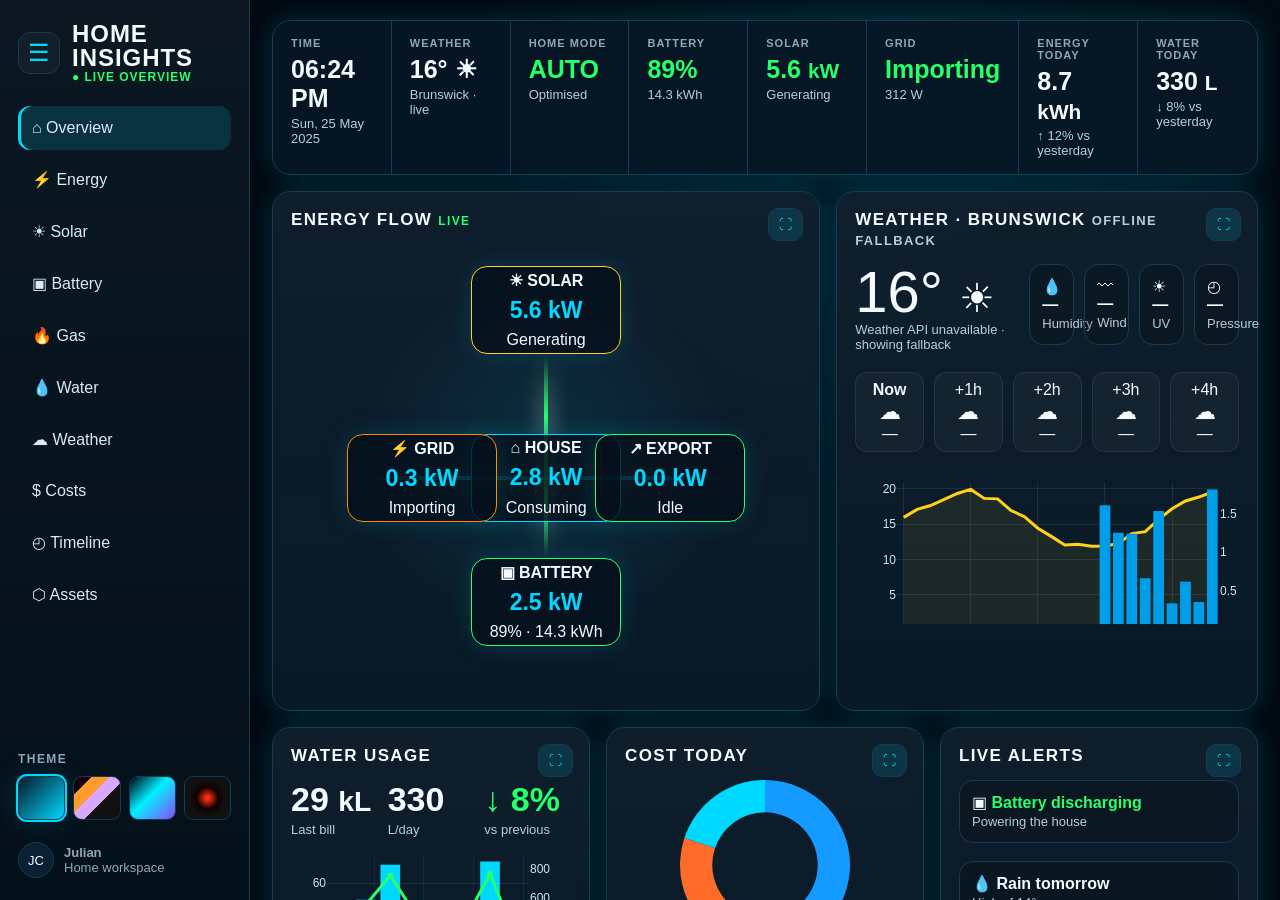
<file: home_insights_live_weather/index.html>
<!doctype html>
<html lang="en">
<head>
  <meta charset="utf-8" />
  <meta name="viewport" content="width=device-width, initial-scale=1" />
  <title>Home Insights</title>
  <script src="https://cdn.plot.ly/plotly-2.35.2.min.js"></script>
  <style>
    :root{
      --bg:#020911;--panel:#071827;--panel2:#0a2033;--line:#173b51;--text:#f3fbff;--muted:#8ea8b9;
      --cyan:#00d9ff;--green:#27ff6b;--yellow:#ffd21a;--orange:#ff8a00;--red:#ff3b30;--purple:#a35cff;
      --radius:18px;--glow:0 0 28px rgba(0,217,255,.18);--font:Inter,Segoe UI,Roboto,Arial,sans-serif;
    }
    body.theme-lcars{--bg:#070406;--panel:#160d18;--panel2:#201226;--line:#ff9b2d;--cyan:#a9d8ff;--green:#ffcc66;--yellow:#f8d36c;--orange:#ff9b2d;--purple:#d9a7ff;--radius:30px;--glow:0 0 26px rgba(255,155,45,.22)}
    body.theme-tron{--bg:#02030d;--panel:#050b1f;--panel2:#071631;--line:#0b72ff;--cyan:#00f0ff;--green:#00ffb0;--yellow:#ffe100;--orange:#ff5a00;--purple:#8e48ff;--radius:10px;--glow:0 0 32px rgba(0,240,255,.28)}
    body.theme-hal{--bg:#050506;--panel:#0c0c0d;--panel2:#151516;--line:#4d4d4d;--cyan:#d7e8ff;--green:#dfe8ef;--yellow:#e5e1d0;--orange:#ff3b22;--purple:#b9bec8;--radius:8px;--glow:0 0 34px rgba(255,40,20,.18)}
    *{box-sizing:border-box} body{margin:0;background:radial-gradient(circle at 70% 10%,rgba(0,217,255,.08),transparent 35%),var(--bg);color:var(--text);font-family:var(--font);overflow:hidden}
    .app{height:100vh;display:grid;grid-template-columns:250px 1fr}.sidebar{border-right:1px solid var(--line);background:linear-gradient(180deg,rgba(255,255,255,.03),transparent),#04101a;padding:22px 18px;display:flex;flex-direction:column;gap:22px}.brand{display:flex;gap:12px;align-items:center}.hamb{width:42px;height:42px;border-radius:12px;border:1px solid var(--line);display:grid;place-items:center;color:var(--cyan);font-size:24px;background:rgba(255,255,255,.03)}h1{font-size:24px;line-height:1;margin:0;letter-spacing:.04em}.live{font-size:12px;color:var(--green);font-weight:800;letter-spacing:.08em}.nav{display:grid;gap:7px}.nav button{all:unset;padding:13px 14px;border-radius:12px;color:#d9ecf6;cursor:pointer;display:flex;gap:11px;align-items:center}.nav button.active,.nav button:hover{background:rgba(0,217,255,.14);box-shadow:inset 3px 0 0 var(--cyan)}.themeBox{margin-top:auto}.themeTitle{font-size:12px;color:var(--muted);font-weight:800;letter-spacing:.12em;margin-bottom:10px}.themes{display:grid;grid-template-columns:repeat(4,1fr);gap:8px}.swatch{height:44px;border-radius:9px;border:1px solid var(--line);cursor:pointer;position:relative;overflow:hidden}.swatch.active{outline:2px solid var(--cyan);box-shadow:var(--glow)}.swatch.default{background:linear-gradient(135deg,#071827,#00d9ff)}.swatch.lcars{background:linear-gradient(135deg,#10000c 20%,#ff9b2d 20% 40%,#d9a7ff 40% 60%,#111 60%)}.swatch.tron{background:linear-gradient(135deg,#02030d,#00f0ff 45%,#8e48ff)}.swatch.hal{background:radial-gradient(circle,#ff2d18 5%,#120000 35%,#111 60%)}.user{display:flex;gap:10px;align-items:center;color:var(--muted);font-size:13px}.avatar{width:36px;height:36px;border-radius:50%;display:grid;place-items:center;background:var(--panel2);color:var(--text);border:1px solid var(--line)}
    main{height:100vh;overflow:auto;padding:20px 22px 28px}.status{display:grid;grid-template-columns:repeat(8,1fr);border:1px solid var(--line);border-radius:var(--radius);overflow:hidden;background:rgba(7,24,39,.86);box-shadow:var(--glow);margin-bottom:16px}.stat{padding:16px 18px;border-right:1px solid var(--line);min-height:82px}.stat:last-child{border-right:0}.label{font-size:11px;color:var(--muted);text-transform:uppercase;letter-spacing:.09em;font-weight:800}.value{font-size:25px;font-weight:900;margin-top:6px}.value.green{color:var(--green)}.value.cyan{color:var(--cyan)}.sub{font-size:13px;color:#b7cedb;margin-top:3px}.grid{display:grid;gap:16px}.overview{grid-template-columns:1.3fr 1fr}.lower{grid-template-columns:1fr 1fr 1fr}.panel{background:linear-gradient(180deg,rgba(255,255,255,.035),rgba(255,255,255,.01)),rgba(7,24,39,.88);border:1px solid var(--line);border-radius:var(--radius);padding:18px;min-height:220px;box-shadow:var(--glow);position:relative}.panel h2{font-size:17px;margin:0 0 14px;letter-spacing:.08em;text-transform:uppercase}.max{position:absolute;right:16px;top:16px;border:1px solid var(--line);background:rgba(0,217,255,.12);color:var(--cyan);border-radius:10px;padding:8px 10px;cursor:pointer}.hero{min-height:520px}.energyMap{height:430px;position:relative;background:radial-gradient(circle at center,rgba(0,217,255,.11),transparent 55%);border-radius:16px;overflow:hidden}.node{position:absolute;width:150px;height:88px;border:1px solid var(--cyan);border-radius:16px;background:rgba(5,16,28,.8);display:grid;place-items:center;text-align:center;box-shadow:0 0 24px rgba(0,217,255,.15);z-index:2}.node b{font-size:16px}.node em{font-style:normal;font-size:23px;color:var(--cyan);font-weight:900}.solar{left:50%;top:22px;transform:translateX(-50%);border-color:var(--yellow)}.home{left:50%;top:190px;transform:translateX(-50%)}.gridN{left:56px;top:190px;border-color:var(--orange)}.export{right:56px;top:190px;border-color:var(--green)}.battery{left:50%;bottom:28px;transform:translateX(-50%);border-color:var(--green)}.flow{position:absolute;background:linear-gradient(90deg,transparent,var(--cyan),transparent);height:4px;border-radius:6px;filter:drop-shadow(0 0 10px currentColor);animation:pulse 1.6s linear infinite}.flow.vert{width:4px;height:120px;background:linear-gradient(180deg,transparent,var(--green),transparent)}.f1{left:50%;top:112px;transform:translateX(-50%)}.f2{left:212px;top:232px;width:220px;color:var(--orange)}.f3{right:212px;top:232px;width:220px;color:var(--green)}.f4{left:50%;bottom:118px;transform:translateX(-50%)}@keyframes pulse{0%{opacity:.3}50%{opacity:1}100%{opacity:.3}}.weatherTop{display:grid;grid-template-columns:1fr;gap:12px;min-width:0}.weatherIntro{display:grid;grid-template-columns:160px 1fr;gap:14px;align-items:start;min-width:0}.bigTemp{font-size:58px;font-weight:300;line-height:.95}.weatherIcon{font-size:40px}.metrics{display:grid;grid-template-columns:repeat(4,minmax(0,1fr));gap:10px;min-width:0}.metric{border:1px solid var(--line);border-radius:14px;padding:12px;background:rgba(0,0,0,.18);min-width:0}.hours{display:grid;grid-template-columns:repeat(5,minmax(0,1fr));gap:10px;margin:8px 0 10px;min-width:0}.hour{text-align:center;border:1px solid rgba(255,255,255,.08);border-radius:12px;padding:8px;background:rgba(255,255,255,.03);min-width:0}.hour i{font-style:normal;font-size:22px}.spark{height:150px;width:100%;min-width:0;overflow:hidden}.mini{height:170px;min-width:0;overflow:hidden}.waterNums{display:grid;grid-template-columns:repeat(3,1fr);gap:10px;margin-bottom:10px}.big{font-size:34px;font-weight:900}.timeline{display:flex;align-items:center;gap:24px;min-height:110px}.event{position:relative;text-align:center;flex:1}.event:before{content:"";position:absolute;left:0;right:0;top:20px;border-top:1px solid var(--line);z-index:0}.dot{width:42px;height:42px;border-radius:13px;border:1px solid var(--line);display:grid;place-items:center;margin:0 auto 8px;background:var(--panel2);position:relative;z-index:1;color:var(--cyan)}.modal{position:fixed;inset:0;background:rgba(0,0,0,.78);display:none;z-index:99;padding:30px}.modal.open{display:block}.modal .panel{height:100%;min-height:0}.close{position:absolute;right:20px;top:18px;z-index:100;border:1px solid var(--line);background:var(--panel);color:var(--text);border-radius:12px;padding:10px 14px;cursor:pointer}.page{display:none}.page.active{display:block}.fullGrid{display:grid;grid-template-columns:repeat(2,1fr);gap:16px}.rangeBtns{display:flex;gap:6px;margin:0 0 10px}.rangeBtns button{border:1px solid var(--line);background:rgba(0,217,255,.08);color:var(--text);border-radius:8px;padding:5px 9px;cursor:pointer}.rangeBtns button.active{background:var(--cyan);color:#001018}.placeholder{height:360px;display:grid;place-items:center;color:var(--muted);border:1px dashed var(--line);border-radius:16px}.theme-lcars .panel,.theme-lcars .status,.theme-lcars .node{border-radius:28px 8px 28px 8px}.theme-lcars .panel h2{color:var(--orange)}.theme-tron .panel,.theme-tron .status,.theme-tron .node{box-shadow:0 0 22px rgba(0,240,255,.22), inset 0 0 18px rgba(0,240,255,.06)}.theme-hal .panel h2,.theme-hal .value.green{color:var(--orange)}
    .js-plotly-plot,.plot-container,.svg-container{max-width:100%!important}
    @media(max-width:1100px){.app{grid-template-columns:1fr}.sidebar{display:none}.status{grid-template-columns:repeat(2,1fr)}.overview,.lower,.fullGrid{grid-template-columns:1fr}.weatherTop{grid-template-columns:1fr}body{overflow:auto}main{height:auto}.hero{min-height:auto}.energyMap{height:380px}.stat{border-bottom:1px solid var(--line)}}
  </style>
</head>
<body>
<div class="app">
  <aside class="sidebar">
    <div class="brand"><div class="hamb">☰</div><div><h1>HOME<br>INSIGHTS</h1><div class="live">● LIVE OVERVIEW</div></div></div>
    <nav class="nav" id="nav">
      <button class="active" data-page="overview">⌂ Overview</button><button data-page="energy">⚡ Energy</button><button data-page="solar">☀ Solar</button><button data-page="battery">▣ Battery</button><button data-page="gas">🔥 Gas</button><button data-page="water">💧 Water</button><button data-page="weather">☁ Weather</button><button data-page="costs">$ Costs</button><button data-page="timeline">◴ Timeline</button><button data-page="assets">⬡ Assets</button>
    </nav>
    <div class="themeBox"><div class="themeTitle">THEME</div><div class="themes"><div class="swatch default active" data-theme="default" title="Default"></div><div class="swatch lcars" data-theme="lcars" title="LCARS"></div><div class="swatch tron" data-theme="tron" title="TRON"></div><div class="swatch hal" data-theme="hal" title="HAL"></div></div></div>
    <div class="user"><div class="avatar">JC</div><div><b>Julian</b><br>Home workspace</div></div>
  </aside>
  <main>
    <section class="status"><div class="stat"><div class="label">Time</div><div class="value">06:24 PM</div><div class="sub">Sun, 25 May 2025</div></div><div class="stat"><div class="label">Weather</div><div class="value" id="statusWeather">16° ☀</div><div class="sub" id="statusWeatherSub">Brunswick · live</div></div><div class="stat"><div class="label">Home Mode</div><div class="value green">AUTO</div><div class="sub">Optimised</div></div><div class="stat"><div class="label">Battery</div><div class="value green">89%</div><div class="sub">14.3 kWh</div></div><div class="stat"><div class="label">Solar</div><div class="value green">5.6 <small>kW</small></div><div class="sub">Generating</div></div><div class="stat"><div class="label">Grid</div><div class="value green">Importing</div><div class="sub">312 W</div></div><div class="stat"><div class="label">Energy Today</div><div class="value">8.7 <small class="cyan">kWh</small></div><div class="sub">↑ 12% vs yesterday</div></div><div class="stat"><div class="label">Water Today</div><div class="value">330 <small class="cyan">L</small></div><div class="sub">↓ 8% vs yesterday</div></div></section>
    <section id="overview" class="page active">
      <div class="grid overview"><div class="panel hero"><button class="max">⛶</button><h2>Energy Flow <span style="color:var(--green);font-size:12px">LIVE</span></h2><div class="energyMap"><div class="node solar"><b>☀ SOLAR</b><em>5.6 kW</em><span>Generating</span></div><div class="node home"><b>⌂ HOUSE</b><em>2.8 kW</em><span>Consuming</span></div><div class="node gridN"><b>⚡ GRID</b><em>0.3 kW</em><span>Importing</span></div><div class="node export"><b>↗ EXPORT</b><em>0.0 kW</em><span>Idle</span></div><div class="node battery"><b>▣ BATTERY</b><em>2.5 kW</em><span>89% · 14.3 kWh</span></div><div class="flow vert f1"></div><div class="flow f2"></div><div class="flow f3"></div><div class="flow vert f4"></div></div></div>
      <div class="panel"><button class="max">⛶</button><h2>Weather · Brunswick <span id="weatherSource" class="sub">live</span></h2><div class="weatherTop"><div class="weatherIntro"><div><div class="bigTemp"><span id="weatherTemp">16°</span> <span class="weatherIcon" id="weatherIcon">☀</span></div><div class="sub" id="weatherSummary">Loading live weather…</div></div><div class="metrics"><div class="metric">💧<br><b id="weatherHumidity">—</b><br><span class="sub">Humidity</span></div><div class="metric">〰<br><b id="weatherWind">—</b><br><span class="sub">Wind</span></div><div class="metric">☀<br><b id="weatherUV">—</b><br><span class="sub">UV</span></div><div class="metric">◴<br><b id="weatherPressure">—</b><br><span class="sub">Pressure</span></div></div></div><div class="hours" id="weatherHours"><div class="hour"><b>Now</b><br><i>☁</i><br>—</div><div class="hour">+1h<br><i>☁</i><br>—</div><div class="hour">+2h<br><i>☁</i><br>—</div><div class="hour">+3h<br><i>☁</i><br>—</div><div class="hour">+4h<br><i>☁</i><br>—</div></div><div id="weatherSpark" class="spark"></div></div></div></div>
      <div class="grid lower" style="margin-top:16px"><div class="panel"><button class="max">⛶</button><h2>Water Usage</h2><div class="waterNums"><div><div class="big">29 <small>kL</small></div><div class="sub">Last bill</div></div><div><div class="big">330</div><div class="sub">L/day</div></div><div><div class="big" style="color:var(--green)">↓ 8%</div><div class="sub">vs previous</div></div></div><div id="waterChart" class="mini"></div></div><div class="panel"><button class="max">⛶</button><h2>Cost Today</h2><div id="costChart" class="mini"></div></div><div class="panel"><button class="max">⛶</button><h2>Live Alerts</h2><div class="metric">▣ <b style="color:var(--green)">Battery discharging</b><br><span class="sub">Powering the house</span></div><br><div class="metric">💧 <b>Rain tomorrow</b><br><span class="sub">High of 14°</span></div></div></div>
      <div class="panel" style="margin-top:16px"><h2>Timeline & Events</h2><div class="timeline"><div class="event"><div class="dot">☀</div>Solar Installed<br><span class="sub">20 Nov 2018</span></div><div class="event"><div class="dot">💧</div>Heat Pump HWS<br><span class="sub">23 Jun 2025</span></div><div class="event"><div class="dot">▣</div>Battery Installed<br><span class="sub">6 Aug 2025</span></div><div class="event"><div class="dot">❄</div>Split System<br><span class="sub">13 May 2026</span></div><div class="event"><div class="dot">⚡</div>OVO Started<br><span class="sub">27 May 2026</span></div></div></div>
    </section>
    <section id="energy" class="page"><div class="fullGrid"><div class="panel"><h2>Electricity + Gas · Real Data</h2><div class="rangeBtns" id="energyRanges"><button data-days="30" class="active">30D</button><button data-days="90">90D</button><button data-days="180">6M</button><button data-days="365">12M</button><button data-days="99999">ALL</button></div><div id="energyChart" style="height:430px"></div></div><div class="panel"><h2>Daily Electricity · Real Data</h2><div id="monthlyEnergyChart" style="height:430px"></div></div></div></section>
    <section id="solar" class="page"><div class="panel"><h2>Solar</h2><div class="placeholder">Solar generation / export / self consumption</div></div></section>
    <section id="battery" class="page"><div class="panel"><h2>Battery</h2><div class="placeholder">Charge, discharge, SOC and grid charging</div></div></section>
    <section id="gas" class="page"><div class="panel"><h2>Gas</h2><div class="placeholder">Stepped gas use and heating comparison</div></div></section>
    <section id="water" class="page"><div class="panel"><h2>Water</h2><div id="waterFull" style="height:520px"></div></div></section>
    <section id="weather" class="page"><div class="panel"><h2>Weather Explorer</h2><div id="weatherFull" style="height:560px"></div></div></section>
    <section id="costs" class="page"><div class="panel"><h2>Costs</h2><div class="placeholder">Electricity, gas, water, insurance, internet and rates</div></div></section>
    <section id="timeline" class="page"><div class="panel"><h2>Timeline</h2><div class="timeline"><div class="event"><div class="dot">☀</div>Solar</div><div class="event"><div class="dot">💧</div>HWS</div><div class="event"><div class="dot">▣</div>Battery</div><div class="event"><div class="dot">❄</div>Split</div><div class="event"><div class="dot">⚡</div>OVO</div></div></div></section>
    <section id="assets" class="page"><div class="panel"><h2>Assets</h2><div class="placeholder">Sigenergy, Rinnai HWS, Mitsubishi split, Nest thermostat, solar inverter</div></div></section>
  </main>
</div><div class="modal" id="modal"><button class="close">Close</button><div id="modalContent"></div></div>
<script>
const plotBg='rgba(0,0,0,0)', grid='rgba(130,180,210,.13)', paper='rgba(0,0,0,0)';
function baseLayout(h=180){return{height:h,margin:{l:42,r:20,t:8,b:34},paper_bgcolor:paper,plot_bgcolor:plotBg,font:{color:'#cfe7f3',family:'Segoe UI,Arial'},xaxis:{gridcolor:grid,zeroline:false},yaxis:{gridcolor:grid,zeroline:false},showlegend:false}}
const days=Array.from({length:24},(_,i)=>i); const temp=days.map(i=>15+4*Math.sin(i/3)+Math.random()); const rain=days.map(i=>i>14?Math.random()*2:0);
Plotly.newPlot('weatherSpark',[{x:days,y:temp,type:'scatter',mode:'lines',line:{color:'#ffd21a',width:3},fill:'tozeroy',fillcolor:'rgba(255,210,26,.08)'},{x:days,y:rain,type:'bar',marker:{color:'#009ee8'},yaxis:'y2'}],{...baseLayout(190),yaxis2:{overlaying:'y',side:'right',showgrid:false}}, {displayModeBar:false,responsive:true});
const waterDates=['2021-03','2021-06','2021-09','2021-12','2022-03','2022-06','2022-09','2022-12','2023-03','2023-06','2023-12','2024-03','2024-06','2024-09','2024-12','2025-03','2025-06','2025-09','2025-12','2026-03','2026-06'];
const waterKl=[63,23,15,49,55,23,14,32,56,32,29,46,39,23,50,71,44,30,42,73,29];
const waterLday=[636,258,174,544,550,242,182,333,602,333,319,484,453,256,549,755,484,345,447,768,330];
const miniDates=waterDates.slice(-8), miniKl=waterKl.slice(-8), miniLday=waterLday.slice(-8);
Plotly.newPlot('waterChart',[{x:miniDates,y:miniKl,type:'bar',marker:{color:'#00d9ff'},name:'kL'},{x:miniDates,y:miniLday,type:'scatter',mode:'lines+markers',line:{color:'#27ff6b',width:3},yaxis:'y2',name:'L/day'}],{...baseLayout(170),margin:{l:36,r:42,t:8,b:34},yaxis:{gridcolor:grid,zeroline:false,title:''},yaxis2:{overlaying:'y',side:'right',showgrid:false,title:'',range:[0,900]},xaxis:{tickangle:0,tickfont:{size:10},gridcolor:'rgba(255,255,255,.05)'}}, {displayModeBar:false,responsive:true});
Plotly.newPlot('costChart',[{values:[164,62,55,31],labels:['Electricity','Water','Gas','Other'],type:'pie',hole:.62,marker:{colors:['#159bff','#00d9ff','#ff6b2a','#a35cff']},textinfo:'none'}],{...baseLayout(170),margin:{l:0,r:0,t:0,b:0}}, {displayModeBar:false,responsive:true});
Plotly.newPlot('waterFull',[{x:waterDates,y:waterKl,type:'bar',marker:{color:'#00d9ff'},name:'Bill usage kL'},{x:waterDates,y:waterLday,type:'scatter',mode:'lines+markers',line:{color:'#27ff6b',width:3},yaxis:'y2',name:'L/day'}],{...baseLayout(520),showlegend:true,yaxis2:{overlaying:'y',side:'right',showgrid:false,range:[0,900]}}, {responsive:true});
const months=Array.from({length:240},(_,i)=>new Date(2025,4,i+1)); const t=months.map((_,i)=>17+8*Math.sin(i/38)+Math.random()*5); const r=months.map(()=>Math.random()>.75?Math.random()*20:0);
Plotly.newPlot('weatherFull',[{x:months,y:t,type:'scatter',mode:'lines',line:{color:'#ffd21a',width:2},name:'Temp °C',fill:'tozeroy',fillcolor:'rgba(255,210,26,.07)'},{x:months,y:r,type:'bar',marker:{color:'#009ee8'},name:'Rain mm',yaxis:'y2'}],{...baseLayout(560),showlegend:true,yaxis2:{overlaying:'y',side:'right',showgrid:false,title:'Rain mm'}},{responsive:true});

const BRUNSWICK_WEATHER_URL = 'https://api.open-meteo.com/v1/forecast?latitude=-37.7669&longitude=144.9634&current=temperature_2m,relative_humidity_2m,apparent_temperature,weather_code,wind_speed_10m,pressure_msl&hourly=temperature_2m,precipitation,weather_code,relative_humidity_2m,wind_speed_10m,uv_index,pressure_msl&daily=sunrise,sunset&timezone=Australia%2FMelbourne&forecast_days=2';
function weatherCode(code){
  const c=Number(code);
  if(c===0) return ['☀','Clear'];
  if([1,2].includes(c)) return ['🌤','Partly cloudy'];
  if(c===3) return ['☁','Cloudy'];
  if([45,48].includes(c)) return ['🌫','Fog'];
  if([51,53,55,56,57].includes(c)) return ['🌦','Drizzle'];
  if([61,63,65,66,67,80,81,82].includes(c)) return ['🌧','Rain'];
  if([71,73,75,77,85,86].includes(c)) return ['❄','Snow'];
  if([95,96,99].includes(c)) return ['⛈','Storm'];
  return ['☁','Weather'];
}
function fmtHour(t){
  const d=new Date(t); let h=d.getHours(); const suffix=h>=12?'pm':'am'; h=h%12||12; return `${h}${suffix}`;
}
function safeRound(v){ return Math.round(Number(v)); }
function drawLiveWeather(j){
  const cur=j.current || {}; const h=j.hourly || {};
  const tempNow=safeRound(cur.temperature_2m); const feels=safeRound(cur.apparent_temperature);
  const [icon,label]=weatherCode(cur.weather_code);
  const times=h.time || [];
  let idx=times.findIndex(t=>new Date(t)>=new Date(cur.time)); if(idx<0) idx=0;
  const uv = h.uv_index && h.uv_index[idx]!=null ? Math.round(Number(h.uv_index[idx])) : '—';
  document.getElementById('weatherTemp').textContent = `${tempNow}°`;
  document.getElementById('weatherIcon').textContent = icon;
  document.getElementById('weatherSummary').textContent = `${label} · feels like ${feels}° · Open-Meteo live`;
  document.getElementById('weatherHumidity').textContent = `${safeRound(cur.relative_humidity_2m)}%`;
  document.getElementById('weatherWind').textContent = `${safeRound(cur.wind_speed_10m)} km/h`;
  document.getElementById('weatherUV').textContent = uv;
  document.getElementById('weatherPressure').textContent = `${safeRound(cur.pressure_msl)} hPa`;
  document.getElementById('statusWeather').textContent = `${tempNow}° ${icon}`;
  document.getElementById('statusWeatherSub').textContent = `Brunswick · Open-Meteo`;
  document.getElementById('weatherSource').textContent = 'Open-Meteo live';
  const blocks=[];
  for(let k=idx;k<idx+5 && k<times.length;k++){
    const [ic]=weatherCode(h.weather_code[k]);
    blocks.push(`<div class="hour"><b>${k===idx?'Now':fmtHour(times[k])}</b><br><i>${ic}</i><br>${safeRound(h.temperature_2m[k])}°</div>`);
  }
  document.getElementById('weatherHours').innerHTML=blocks.join('');
  const x24=times.slice(idx,idx+24);
  const t24=(h.temperature_2m||[]).slice(idx,idx+24);
  const r24=(h.precipitation||[]).slice(idx,idx+24);
  Plotly.react('weatherSpark',[{x:x24,y:t24,type:'scatter',mode:'lines',line:{color:'#ffd21a',width:3},fill:'tozeroy',fillcolor:'rgba(255,210,26,.08)',name:'Temp °C'},{x:x24,y:r24,type:'bar',marker:{color:'#009ee8'},yaxis:'y2',name:'Rain mm'}],{...baseLayout(190),margin:{l:36,r:36,t:6,b:32},yaxis2:{overlaying:'y',side:'right',showgrid:false}}, {displayModeBar:false,responsive:true});
  const x48=times.slice(idx,idx+48);
  Plotly.react('weatherFull',[{x:x48,y:(h.temperature_2m||[]).slice(idx,idx+48),type:'scatter',mode:'lines',line:{color:'#ffd21a',width:3},name:'Temp °C',fill:'tozeroy',fillcolor:'rgba(255,210,26,.08)'},{x:x48,y:(h.relative_humidity_2m||[]).slice(idx,idx+48),type:'scatter',mode:'lines',line:{color:'#27ff6b',width:1.5},name:'Humidity %',yaxis:'y3'},{x:x48,y:(h.wind_speed_10m||[]).slice(idx,idx+48),type:'scatter',mode:'lines',line:{color:'#9aa8b2',width:1.5},name:'Wind km/h',yaxis:'y3'},{x:x48,y:(h.precipitation||[]).slice(idx,idx+48),type:'bar',marker:{color:'#009ee8'},name:'Rain mm',yaxis:'y2'}],{...baseLayout(560),showlegend:true,legend:{orientation:'h',y:1.1},yaxis:{title:'°C',gridcolor:grid,zeroline:false},yaxis2:{title:'Rain mm',overlaying:'y',side:'right',showgrid:false},yaxis3:{overlaying:'y',side:'right',visible:false,showgrid:false}}, {responsive:true});
}
async function loadLiveWeather(){
  try{
    const res=await fetch(BRUNSWICK_WEATHER_URL,{cache:'no-store'});
    if(!res.ok) throw new Error(res.status+' '+res.statusText);
    drawLiveWeather(await res.json());
  }catch(err){
    console.warn('Open-Meteo weather failed; using placeholder weather', err);
    const s=document.getElementById('weatherSource'); if(s) s.textContent='offline fallback';
    const summary=document.getElementById('weatherSummary'); if(summary) summary.textContent='Weather API unavailable · showing fallback';
  }
}
loadLiveWeather();
setInterval(loadLiveWeather, 15*60*1000);


let HI_DATA = [];
function valid(v){ return v !== null && v !== undefined && !Number.isNaN(Number(v)); }
function sumField(rows, field){ return rows.reduce((s,r)=>s+(valid(r[field])?Number(r[field]):0),0); }
function latestRows(rows, days){
  const dated = rows.filter(r=>r.date).map(r=>({...r,_d:new Date(r.date)})).sort((a,b)=>a._d-b._d);
  if(!dated.length || days>=99999) return dated;
  const max = dated[dated.length-1]._d;
  const min = new Date(max); min.setDate(min.getDate()-days);
  return dated.filter(r=>r._d>=min);
}
function monthly(rows){
  const m={}; rows.forEach(r=>{ const k=String(r.date).slice(0,7); if(!m[k]) m[k]={date:k,solar:0,load:0,gridImport:0,gridExport:0,gasMJ:0}; ['solar','load','gridImport','gridExport','gasMJ'].forEach(f=>{ if(valid(r[f])) m[k][f]+=Number(r[f]); }); });
  return Object.values(m).sort((a,b)=>a.date.localeCompare(b.date));
}
function drawEnergy(days=30){
  const rows=latestRows(HI_DATA,days);
  const x=rows.map(r=>r.date);
  Plotly.newPlot('energyChart',[
    {x,y:rows.map(r=>r.solar),type:'scatter',mode:'lines',name:'Solar kWh',line:{color:'#27ff6b',width:2}},
    {x,y:rows.map(r=>r.load),type:'scatter',mode:'lines',name:'House load kWh',line:{color:'#159bff',width:2}},
    {x,y:rows.map(r=>r.gridImport),type:'scatter',mode:'lines',name:'Grid import kWh',line:{color:'#ff3b30',width:2}},
    {x,y:rows.map(r=>valid(r.gridExport)?-Number(r.gridExport):null),type:'scatter',mode:'lines',name:'Grid export kWh',line:{color:'#00d9ff',width:2}},
    {x,y:rows.map(r=>r.gasMJ),type:'scatter',mode:'lines',name:'Gas MJ/day',yaxis:'y2',line:{color:'#ff8a00',width:2}}
  ],{...baseLayout(430),showlegend:true,legend:{orientation:'h',y:1.12},yaxis:{title:'kWh/day',gridcolor:grid,zeroline:false},yaxis2:{title:'Gas MJ/day',overlaying:'y',side:'right',showgrid:false}}, {responsive:true});
  const m=monthly(latestRows(HI_DATA,365));
  Plotly.newPlot('monthlyEnergyChart',[
    {x:m.map(r=>r.date),y:m.map(r=>r.gridImport),type:'bar',name:'Grid import kWh',marker:{color:'#ff3b30'}},
    {x:m.map(r=>r.date),y:m.map(r=>-r.gridExport),type:'bar',name:'Grid export kWh',marker:{color:'#00d9ff'}},
    {x:m.map(r=>r.date),y:m.map(r=>r.solar),type:'bar',name:'Solar kWh',marker:{color:'#ffd21a'}},
    {x:m.map(r=>r.date),y:m.map(r=>r.load),type:'bar',name:'House load kWh',marker:{color:'#159bff'}}
  ],{...baseLayout(430),barmode:'group',showlegend:true,legend:{orientation:'h',y:1.12},yaxis:{title:'kWh/month',gridcolor:grid,zeroline:false}}, {responsive:true});
}
fetch('data/home_insights.json').then(r=>r.json()).then(j=>{
  HI_DATA = j.energyDaily || [];
  drawEnergy(30);
  document.querySelectorAll('#energyRanges button').forEach(btn=>btn.onclick=()=>{document.querySelectorAll('#energyRanges button').forEach(x=>x.classList.remove('active'));btn.classList.add('active');drawEnergy(Number(btn.dataset.days));});
}).catch(err=>{
  console.warn('Could not load data/home_insights.json',err);
  Plotly.newPlot('energyChart',[],{...baseLayout(430),annotations:[{text:'Could not load data/home_insights.json',showarrow:false,font:{color:'#ff8a00'}}]});
});
document.querySelectorAll('.swatch').forEach(s=>s.onclick=()=>{document.querySelectorAll('.swatch').forEach(x=>x.classList.remove('active'));s.classList.add('active');document.body.className=s.dataset.theme==='default'?'':'theme-'+s.dataset.theme;localStorage.setItem('hi-theme',s.dataset.theme)}); const saved=localStorage.getItem('hi-theme'); if(saved){document.querySelector(`[data-theme="${saved}"]`)?.click()}
document.querySelectorAll('#nav button').forEach(b=>b.onclick=()=>{document.querySelectorAll('#nav button').forEach(x=>x.classList.remove('active'));b.classList.add('active');document.querySelectorAll('.page').forEach(p=>p.classList.remove('active'));document.getElementById(b.dataset.page).classList.add('active');setTimeout(()=>window.dispatchEvent(new Event('resize')),50)});
document.querySelectorAll('.max').forEach(btn=>btn.onclick=()=>{const panel=btn.closest('.panel').cloneNode(true);panel.querySelector('.max')?.remove();const m=document.getElementById('modal');document.getElementById('modalContent').innerHTML='';document.getElementById('modalContent').appendChild(panel);m.classList.add('open')});document.querySelector('.close').onclick=()=>document.getElementById('modal').classList.remove('open');
</script>
</body></html>
</file>
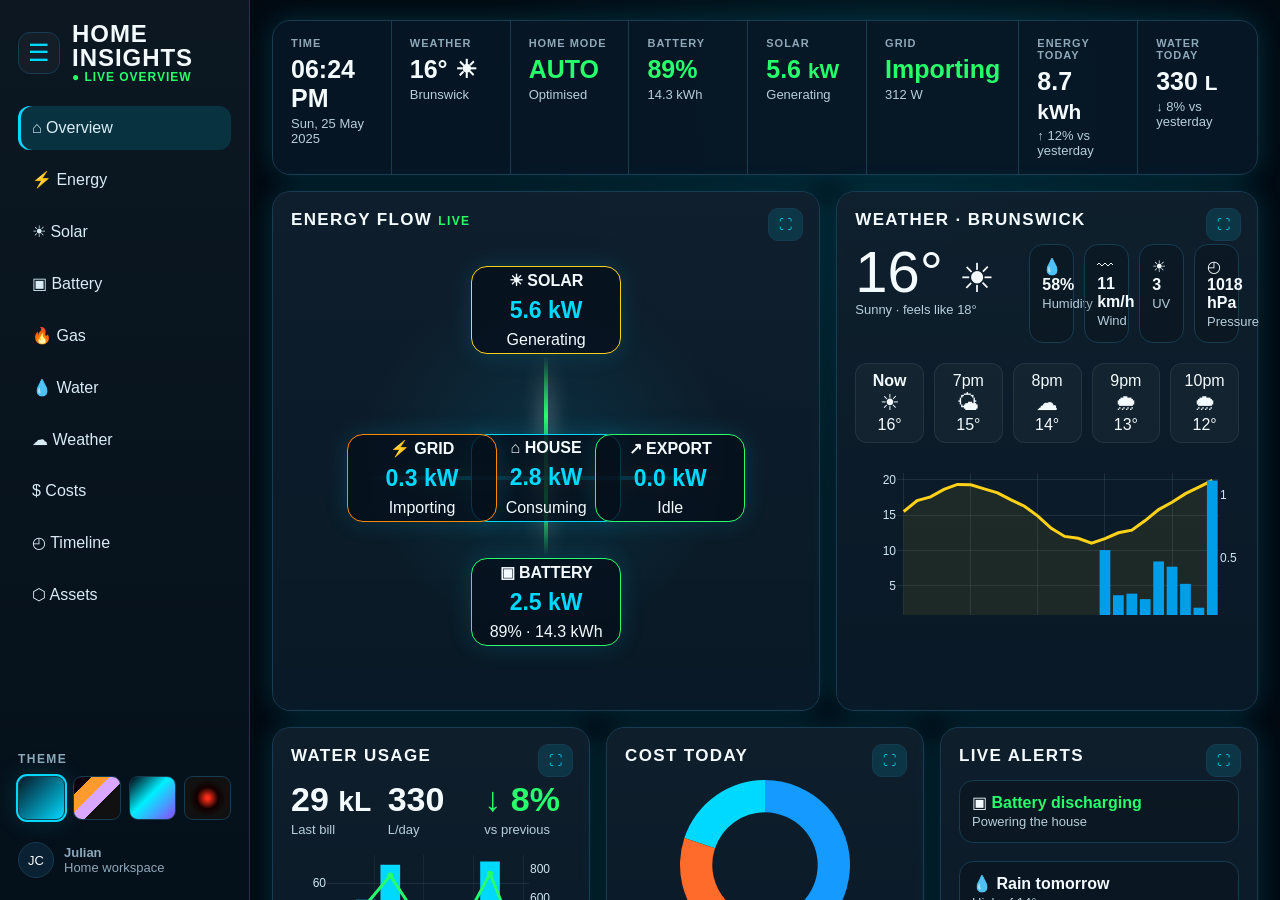
<file: home_insights_live_weather_fixed/index.html>
<!doctype html>
<html lang="en">
<head>
  <meta charset="utf-8" />
  <meta name="viewport" content="width=device-width, initial-scale=1" />
  <title>Home Insights</title>
  <script src="https://cdn.plot.ly/plotly-2.35.2.min.js">

// --- Live Brunswick weather from Open-Meteo ---
const BRUNSWICK_WEATHER_URL = 'https://api.open-meteo.com/v1/forecast?latitude=-37.7667&longitude=144.9610&timezone=Australia%2FSydney&current=temperature_2m,relative_humidity_2m,apparent_temperature,is_day,weather_code,wind_speed_10m,surface_pressure&hourly=temperature_2m,precipitation_probability,precipitation,weather_code&daily=weather_code,temperature_2m_max,temperature_2m_min,precipitation_sum,sunrise,sunset';

function weatherIconFor(code, isDay=true){
  if(code === 0) return isDay ? '☀' : '☾';
  if([1,2].includes(code)) return isDay ? '🌤' : '☁';
  if(code === 3) return '☁';
  if([45,48].includes(code)) return '🌫';
  if([51,53,55,56,57].includes(code)) return '🌦';
  if([61,63,65,66,67,80,81,82].includes(code)) return '🌧';
  if([71,73,75,77,85,86].includes(code)) return '❄';
  if([95,96,99].includes(code)) return '⛈';
  return '🌤';
}

function weatherDescription(code){
  if(code === 0) return 'Clear';
  if(code === 1) return 'Mostly clear';
  if(code === 2) return 'Partly cloudy';
  if(code === 3) return 'Cloudy';
  if([45,48].includes(code)) return 'Fog';
  if([51,53,55,56,57].includes(code)) return 'Drizzle';
  if([61,63,65,66,67,80,81,82].includes(code)) return 'Rain';
  if([71,73,75,77,85,86].includes(code)) return 'Snow';
  if([95,96,99].includes(code)) return 'Storm';
  return 'Weather';
}

function niceHour(iso){
  const d = new Date(iso);
  return d.toLocaleTimeString('en-AU',{hour:'numeric'}).replace(' ', '');
}

async function loadLiveWeather(){
  try{
    const res = await fetch(BRUNSWICK_WEATHER_URL, {cache:'no-store'});
    if(!res.ok) throw new Error('weather fetch failed');
    const data = await res.json();
    const c = data.current || {};
    const d = data.daily || {};
    const h = data.hourly || {};
    const icon = weatherIconFor(c.weather_code, c.is_day === 1);
    const temp = Math.round(c.temperature_2m);
    const feels = Math.round(c.apparent_temperature);
    const desc = weatherDescription(c.weather_code);
    const wind = Math.round(c.wind_speed_10m || 0);
    const humidity = Math.round(c.relative_humidity_2m || 0);
    const pressure = Math.round(c.surface_pressure || 0);
    const rain = d.precipitation_sum ? Number(d.precipitation_sum[0]).toFixed(1) : '0.0';

    const stats = document.querySelectorAll('.status .stat');
    if(stats[1]){
      stats[1].querySelector('.value').textContent = `${temp}° ${icon}`;
      stats[1].querySelector('.sub').textContent = 'Live · Open-Meteo';
    }

    const bigTemp = document.querySelector('#overview .bigTemp');
    if(bigTemp) bigTemp.innerHTML = `${temp}° <span class="weatherIcon">${icon}</span>`;
    const weatherSub = document.querySelector('#overview .weatherIntro .sub');
    if(weatherSub) weatherSub.textContent = `${desc} · feels like ${feels}°`;

    const metrics = document.querySelectorAll('#overview .metrics .metric');
    if(metrics[0]) metrics[0].innerHTML = `💧<br><b>${humidity}%</b><br><span class="sub">Humidity</span>`;
    if(metrics[1]) metrics[1].innerHTML = `〰<br><b>${wind} km/h</b><br><span class="sub">Wind</span>`;
    if(metrics[2]) metrics[2].innerHTML = `🌧<br><b>${rain} mm</b><br><span class="sub">Rain today</span>`;
    if(metrics[3]) metrics[3].innerHTML = `◴<br><b>${pressure}</b><br><span class="sub">hPa</span>`;

    const hoursBox = document.querySelector('#overview .hours');
    if(hoursBox && h.time && h.temperature_2m){
      const now = new Date();
      let start = h.time.findIndex(t => new Date(t) >= now);
      if(start < 0) start = 0;
      const items = h.time.slice(start, start+5).map((time,i)=>{
        const code = h.weather_code ? h.weather_code[start+i] : c.weather_code;
        const itemIcon = weatherIconFor(code, true);
        const label = i===0 ? 'Now' : niceHour(time);
        const t = Math.round(h.temperature_2m[start+i]);
        return `<div class="hour"><b>${label}</b><br><i>${itemIcon}</i><br>${t}°</div>`;
      }).join('');
      hoursBox.innerHTML = items;
    }

    if(h.time && h.temperature_2m && document.getElementById('weatherSpark')){
      const now = new Date();
      let start = h.time.findIndex(t => new Date(t) >= now);
      if(start < 0) start = 0;
      const hx = h.time.slice(start, start+24).map(t=>new Date(t));
      const ht = h.temperature_2m.slice(start, start+24);
      const hp = (h.precipitation_probability || []).slice(start,start+24);
      Plotly.react('weatherSpark',[
        {x:hx,y:ht,type:'scatter',mode:'lines',line:{color:'#ffd21a',width:3},fill:'tozeroy',fillcolor:'rgba(255,210,26,.08)',name:'Temp °C'},
        {x:hx,y:hp,type:'bar',marker:{color:'#009ee8'},yaxis:'y2',name:'Rain %'}
      ],{...baseLayout(190),yaxis2:{overlaying:'y',side:'right',showgrid:false},showlegend:false},{displayModeBar:false,responsive:true});
    }

    if(d.time && d.temperature_2m_max && document.getElementById('weatherFull')){
      const dx = d.time.map(t=>new Date(t));
      Plotly.react('weatherFull',[
        {x:dx,y:d.temperature_2m_max,type:'scatter',mode:'lines+markers',line:{color:'#ffd21a',width:3},name:'Max °C'},
        {x:dx,y:d.temperature_2m_min,type:'scatter',mode:'lines+markers',line:{color:'#5dd7ff',width:2},name:'Min °C'},
        {x:dx,y:d.precipitation_sum || [],type:'bar',marker:{color:'#009ee8'},name:'Rain mm',yaxis:'y2'}
      ],{...baseLayout(560),showlegend:true,yaxis2:{overlaying:'y',side:'right',showgrid:false,title:'Rain mm'}},{responsive:true});
    }

    const weatherPage = document.querySelector('#weather .panel h2');
    if(weatherPage) weatherPage.textContent = `Weather Explorer · ${desc} ${temp}° ${icon}`;
  }catch(err){
    console.warn('Live weather unavailable, using built-in fallback values.', err);
  }
}
loadLiveWeather();
setInterval(loadLiveWeather, 15 * 60 * 1000);

</script>
  <style>
    :root{
      --bg:#020911;--panel:#071827;--panel2:#0a2033;--line:#173b51;--text:#f3fbff;--muted:#8ea8b9;
      --cyan:#00d9ff;--green:#27ff6b;--yellow:#ffd21a;--orange:#ff8a00;--red:#ff3b30;--purple:#a35cff;
      --radius:18px;--glow:0 0 28px rgba(0,217,255,.18);--font:Inter,Segoe UI,Roboto,Arial,sans-serif;
    }
    body.theme-lcars{--bg:#070406;--panel:#160d18;--panel2:#201226;--line:#ff9b2d;--cyan:#a9d8ff;--green:#ffcc66;--yellow:#f8d36c;--orange:#ff9b2d;--purple:#d9a7ff;--radius:30px;--glow:0 0 26px rgba(255,155,45,.22)}
    body.theme-tron{--bg:#02030d;--panel:#050b1f;--panel2:#071631;--line:#0b72ff;--cyan:#00f0ff;--green:#00ffb0;--yellow:#ffe100;--orange:#ff5a00;--purple:#8e48ff;--radius:10px;--glow:0 0 32px rgba(0,240,255,.28)}
    body.theme-hal{--bg:#050506;--panel:#0c0c0d;--panel2:#151516;--line:#4d4d4d;--cyan:#d7e8ff;--green:#dfe8ef;--yellow:#e5e1d0;--orange:#ff3b22;--purple:#b9bec8;--radius:8px;--glow:0 0 34px rgba(255,40,20,.18)}
    *{box-sizing:border-box} body{margin:0;background:radial-gradient(circle at 70% 10%,rgba(0,217,255,.08),transparent 35%),var(--bg);color:var(--text);font-family:var(--font);overflow:hidden}
    .app{height:100vh;display:grid;grid-template-columns:250px 1fr}.sidebar{border-right:1px solid var(--line);background:linear-gradient(180deg,rgba(255,255,255,.03),transparent),#04101a;padding:22px 18px;display:flex;flex-direction:column;gap:22px}.brand{display:flex;gap:12px;align-items:center}.hamb{width:42px;height:42px;border-radius:12px;border:1px solid var(--line);display:grid;place-items:center;color:var(--cyan);font-size:24px;background:rgba(255,255,255,.03)}h1{font-size:24px;line-height:1;margin:0;letter-spacing:.04em}.live{font-size:12px;color:var(--green);font-weight:800;letter-spacing:.08em}.nav{display:grid;gap:7px}.nav button{all:unset;padding:13px 14px;border-radius:12px;color:#d9ecf6;cursor:pointer;display:flex;gap:11px;align-items:center}.nav button.active,.nav button:hover{background:rgba(0,217,255,.14);box-shadow:inset 3px 0 0 var(--cyan)}.themeBox{margin-top:auto}.themeTitle{font-size:12px;color:var(--muted);font-weight:800;letter-spacing:.12em;margin-bottom:10px}.themes{display:grid;grid-template-columns:repeat(4,1fr);gap:8px}.swatch{height:44px;border-radius:9px;border:1px solid var(--line);cursor:pointer;position:relative;overflow:hidden}.swatch.active{outline:2px solid var(--cyan);box-shadow:var(--glow)}.swatch.default{background:linear-gradient(135deg,#071827,#00d9ff)}.swatch.lcars{background:linear-gradient(135deg,#10000c 20%,#ff9b2d 20% 40%,#d9a7ff 40% 60%,#111 60%)}.swatch.tron{background:linear-gradient(135deg,#02030d,#00f0ff 45%,#8e48ff)}.swatch.hal{background:radial-gradient(circle,#ff2d18 5%,#120000 35%,#111 60%)}.user{display:flex;gap:10px;align-items:center;color:var(--muted);font-size:13px}.avatar{width:36px;height:36px;border-radius:50%;display:grid;place-items:center;background:var(--panel2);color:var(--text);border:1px solid var(--line)}
    main{height:100vh;overflow:auto;padding:20px 22px 28px}.status{display:grid;grid-template-columns:repeat(8,1fr);border:1px solid var(--line);border-radius:var(--radius);overflow:hidden;background:rgba(7,24,39,.86);box-shadow:var(--glow);margin-bottom:16px}.stat{padding:16px 18px;border-right:1px solid var(--line);min-height:82px}.stat:last-child{border-right:0}.label{font-size:11px;color:var(--muted);text-transform:uppercase;letter-spacing:.09em;font-weight:800}.value{font-size:25px;font-weight:900;margin-top:6px}.value.green{color:var(--green)}.value.cyan{color:var(--cyan)}.sub{font-size:13px;color:#b7cedb;margin-top:3px}.grid{display:grid;gap:16px}.overview{grid-template-columns:1.3fr 1fr}.lower{grid-template-columns:1fr 1fr 1fr}.panel{background:linear-gradient(180deg,rgba(255,255,255,.035),rgba(255,255,255,.01)),rgba(7,24,39,.88);border:1px solid var(--line);border-radius:var(--radius);padding:18px;min-height:220px;box-shadow:var(--glow);position:relative}.panel h2{font-size:17px;margin:0 0 14px;letter-spacing:.08em;text-transform:uppercase}.max{position:absolute;right:16px;top:16px;border:1px solid var(--line);background:rgba(0,217,255,.12);color:var(--cyan);border-radius:10px;padding:8px 10px;cursor:pointer}.hero{min-height:520px}.energyMap{height:430px;position:relative;background:radial-gradient(circle at center,rgba(0,217,255,.11),transparent 55%);border-radius:16px;overflow:hidden}.node{position:absolute;width:150px;height:88px;border:1px solid var(--cyan);border-radius:16px;background:rgba(5,16,28,.8);display:grid;place-items:center;text-align:center;box-shadow:0 0 24px rgba(0,217,255,.15);z-index:2}.node b{font-size:16px}.node em{font-style:normal;font-size:23px;color:var(--cyan);font-weight:900}.solar{left:50%;top:22px;transform:translateX(-50%);border-color:var(--yellow)}.home{left:50%;top:190px;transform:translateX(-50%)}.gridN{left:56px;top:190px;border-color:var(--orange)}.export{right:56px;top:190px;border-color:var(--green)}.battery{left:50%;bottom:28px;transform:translateX(-50%);border-color:var(--green)}.flow{position:absolute;background:linear-gradient(90deg,transparent,var(--cyan),transparent);height:4px;border-radius:6px;filter:drop-shadow(0 0 10px currentColor);animation:pulse 1.6s linear infinite}.flow.vert{width:4px;height:120px;background:linear-gradient(180deg,transparent,var(--green),transparent)}.f1{left:50%;top:112px;transform:translateX(-50%)}.f2{left:212px;top:232px;width:220px;color:var(--orange)}.f3{right:212px;top:232px;width:220px;color:var(--green)}.f4{left:50%;bottom:118px;transform:translateX(-50%)}@keyframes pulse{0%{opacity:.3}50%{opacity:1}100%{opacity:.3}}.weatherTop{display:grid;grid-template-columns:1fr;gap:12px;min-width:0}.weatherIntro{display:grid;grid-template-columns:160px 1fr;gap:14px;align-items:start;min-width:0}.bigTemp{font-size:58px;font-weight:300;line-height:.95}.weatherIcon{font-size:40px}.metrics{display:grid;grid-template-columns:repeat(4,minmax(0,1fr));gap:10px;min-width:0}.metric{border:1px solid var(--line);border-radius:14px;padding:12px;background:rgba(0,0,0,.18);min-width:0}.hours{display:grid;grid-template-columns:repeat(5,minmax(0,1fr));gap:10px;margin:8px 0 10px;min-width:0}.hour{text-align:center;border:1px solid rgba(255,255,255,.08);border-radius:12px;padding:8px;background:rgba(255,255,255,.03);min-width:0}.hour i{font-style:normal;font-size:22px}.spark{height:150px;width:100%;min-width:0;overflow:hidden}.mini{height:170px;min-width:0;overflow:hidden}.waterNums{display:grid;grid-template-columns:repeat(3,1fr);gap:10px;margin-bottom:10px}.big{font-size:34px;font-weight:900}.timeline{display:flex;align-items:center;gap:24px;min-height:110px}.event{position:relative;text-align:center;flex:1}.event:before{content:"";position:absolute;left:0;right:0;top:20px;border-top:1px solid var(--line);z-index:0}.dot{width:42px;height:42px;border-radius:13px;border:1px solid var(--line);display:grid;place-items:center;margin:0 auto 8px;background:var(--panel2);position:relative;z-index:1;color:var(--cyan)}.modal{position:fixed;inset:0;background:rgba(0,0,0,.78);display:none;z-index:99;padding:30px}.modal.open{display:block}.modal .panel{height:100%;min-height:0}.close{position:absolute;right:20px;top:18px;z-index:100;border:1px solid var(--line);background:var(--panel);color:var(--text);border-radius:12px;padding:10px 14px;cursor:pointer}.page{display:none}.page.active{display:block}.fullGrid{display:grid;grid-template-columns:repeat(2,1fr);gap:16px}.placeholder{height:360px;display:grid;place-items:center;color:var(--muted);border:1px dashed var(--line);border-radius:16px}.theme-lcars .panel,.theme-lcars .status,.theme-lcars .node{border-radius:28px 8px 28px 8px}.theme-lcars .panel h2{color:var(--orange)}.theme-tron .panel,.theme-tron .status,.theme-tron .node{box-shadow:0 0 22px rgba(0,240,255,.22), inset 0 0 18px rgba(0,240,255,.06)}.theme-hal .panel h2,.theme-hal .value.green{color:var(--orange)}
    .js-plotly-plot,.plot-container,.svg-container{max-width:100%!important}
    @media(max-width:1100px){.app{grid-template-columns:1fr}.sidebar{display:none}.status{grid-template-columns:repeat(2,1fr)}.overview,.lower,.fullGrid{grid-template-columns:1fr}.weatherTop{grid-template-columns:1fr}body{overflow:auto}main{height:auto}.hero{min-height:auto}.energyMap{height:380px}.stat{border-bottom:1px solid var(--line)}}
  </style>
</head>
<body>
<div class="app">
  <aside class="sidebar">
    <div class="brand"><div class="hamb">☰</div><div><h1>HOME<br>INSIGHTS</h1><div class="live">● LIVE OVERVIEW</div></div></div>
    <nav class="nav" id="nav">
      <button class="active" data-page="overview">⌂ Overview</button><button data-page="energy">⚡ Energy</button><button data-page="solar">☀ Solar</button><button data-page="battery">▣ Battery</button><button data-page="gas">🔥 Gas</button><button data-page="water">💧 Water</button><button data-page="weather">☁ Weather</button><button data-page="costs">$ Costs</button><button data-page="timeline">◴ Timeline</button><button data-page="assets">⬡ Assets</button>
    </nav>
    <div class="themeBox"><div class="themeTitle">THEME</div><div class="themes"><div class="swatch default active" data-theme="default" title="Default"></div><div class="swatch lcars" data-theme="lcars" title="LCARS"></div><div class="swatch tron" data-theme="tron" title="TRON"></div><div class="swatch hal" data-theme="hal" title="HAL"></div></div></div>
    <div class="user"><div class="avatar">JC</div><div><b>Julian</b><br>Home workspace</div></div>
  </aside>
  <main>
    <section class="status"><div class="stat"><div class="label">Time</div><div class="value">06:24 PM</div><div class="sub">Sun, 25 May 2025</div></div><div class="stat"><div class="label">Weather</div><div class="value">16° ☀</div><div class="sub">Brunswick</div></div><div class="stat"><div class="label">Home Mode</div><div class="value green">AUTO</div><div class="sub">Optimised</div></div><div class="stat"><div class="label">Battery</div><div class="value green">89%</div><div class="sub">14.3 kWh</div></div><div class="stat"><div class="label">Solar</div><div class="value green">5.6 <small>kW</small></div><div class="sub">Generating</div></div><div class="stat"><div class="label">Grid</div><div class="value green">Importing</div><div class="sub">312 W</div></div><div class="stat"><div class="label">Energy Today</div><div class="value">8.7 <small class="cyan">kWh</small></div><div class="sub">↑ 12% vs yesterday</div></div><div class="stat"><div class="label">Water Today</div><div class="value">330 <small class="cyan">L</small></div><div class="sub">↓ 8% vs yesterday</div></div></section>
    <section id="overview" class="page active">
      <div class="grid overview"><div class="panel hero"><button class="max">⛶</button><h2>Energy Flow <span style="color:var(--green);font-size:12px">LIVE</span></h2><div class="energyMap"><div class="node solar"><b>☀ SOLAR</b><em>5.6 kW</em><span>Generating</span></div><div class="node home"><b>⌂ HOUSE</b><em>2.8 kW</em><span>Consuming</span></div><div class="node gridN"><b>⚡ GRID</b><em>0.3 kW</em><span>Importing</span></div><div class="node export"><b>↗ EXPORT</b><em>0.0 kW</em><span>Idle</span></div><div class="node battery"><b>▣ BATTERY</b><em>2.5 kW</em><span>89% · 14.3 kWh</span></div><div class="flow vert f1"></div><div class="flow f2"></div><div class="flow f3"></div><div class="flow vert f4"></div></div></div>
      <div class="panel"><button class="max">⛶</button><h2>Weather · Brunswick</h2><div class="weatherTop"><div class="weatherIntro"><div><div class="bigTemp">16° <span class="weatherIcon">☀</span></div><div class="sub">Sunny · feels like 18°</div></div><div class="metrics"><div class="metric">💧<br><b>58%</b><br><span class="sub">Humidity</span></div><div class="metric">〰<br><b>11 km/h</b><br><span class="sub">Wind</span></div><div class="metric">☀<br><b>3</b><br><span class="sub">UV</span></div><div class="metric">◴<br><b>1018 hPa</b><br><span class="sub">Pressure</span></div></div></div><div class="hours"><div class="hour"><b>Now</b><br><i>☀</i><br>16°</div><div class="hour">7pm<br><i>🌤</i><br>15°</div><div class="hour">8pm<br><i>☁</i><br>14°</div><div class="hour">9pm<br><i>🌧</i><br>13°</div><div class="hour">10pm<br><i>🌧</i><br>12°</div></div><div id="weatherSpark" class="spark"></div></div></div></div>
      <div class="grid lower" style="margin-top:16px"><div class="panel"><button class="max">⛶</button><h2>Water Usage</h2><div class="waterNums"><div><div class="big">29 <small>kL</small></div><div class="sub">Last bill</div></div><div><div class="big">330</div><div class="sub">L/day</div></div><div><div class="big" style="color:var(--green)">↓ 8%</div><div class="sub">vs previous</div></div></div><div id="waterChart" class="mini"></div></div><div class="panel"><button class="max">⛶</button><h2>Cost Today</h2><div id="costChart" class="mini"></div></div><div class="panel"><button class="max">⛶</button><h2>Live Alerts</h2><div class="metric">▣ <b style="color:var(--green)">Battery discharging</b><br><span class="sub">Powering the house</span></div><br><div class="metric">💧 <b>Rain tomorrow</b><br><span class="sub">High of 14°</span></div></div></div>
      <div class="panel" style="margin-top:16px"><h2>Timeline & Events</h2><div class="timeline"><div class="event"><div class="dot">☀</div>Solar Installed<br><span class="sub">20 Nov 2018</span></div><div class="event"><div class="dot">💧</div>Heat Pump HWS<br><span class="sub">23 Jun 2025</span></div><div class="event"><div class="dot">▣</div>Battery Installed<br><span class="sub">6 Aug 2025</span></div><div class="event"><div class="dot">❄</div>Split System<br><span class="sub">13 May 2026</span></div><div class="event"><div class="dot">⚡</div>OVO Started<br><span class="sub">27 May 2026</span></div></div></div>
    </section>
    <section id="energy" class="page"><div class="fullGrid"><div class="panel"><h2>Energy + Gas Comparison</h2><div id="energyChart" style="height:430px"></div></div><div class="panel"><h2>Energy Flow</h2><div class="energyMap" style="height:430px"><div class="placeholder">Flow analysis view</div></div></div></div></section>
    <section id="solar" class="page"><div class="panel"><h2>Solar</h2><div class="placeholder">Solar generation / export / self consumption</div></div></section>
    <section id="battery" class="page"><div class="panel"><h2>Battery</h2><div class="placeholder">Charge, discharge, SOC and grid charging</div></div></section>
    <section id="gas" class="page"><div class="panel"><h2>Gas</h2><div class="placeholder">Stepped gas use and heating comparison</div></div></section>
    <section id="water" class="page"><div class="panel"><h2>Water</h2><div id="waterFull" style="height:520px"></div></div></section>
    <section id="weather" class="page"><div class="panel"><h2>Weather Explorer</h2><div id="weatherFull" style="height:560px"></div></div></section>
    <section id="costs" class="page"><div class="panel"><h2>Costs</h2><div class="placeholder">Electricity, gas, water, insurance, internet and rates</div></div></section>
    <section id="timeline" class="page"><div class="panel"><h2>Timeline</h2><div class="timeline"><div class="event"><div class="dot">☀</div>Solar</div><div class="event"><div class="dot">💧</div>HWS</div><div class="event"><div class="dot">▣</div>Battery</div><div class="event"><div class="dot">❄</div>Split</div><div class="event"><div class="dot">⚡</div>OVO</div></div></div></section>
    <section id="assets" class="page"><div class="panel"><h2>Assets</h2><div class="placeholder">Sigenergy, Rinnai HWS, Mitsubishi split, Nest thermostat, solar inverter</div></div></section>
  </main>
</div><div class="modal" id="modal"><button class="close">Close</button><div id="modalContent"></div></div>
<script>
const plotBg='rgba(0,0,0,0)', grid='rgba(130,180,210,.13)', paper='rgba(0,0,0,0)';
function baseLayout(h=180){return{height:h,margin:{l:42,r:20,t:8,b:34},paper_bgcolor:paper,plot_bgcolor:plotBg,font:{color:'#cfe7f3',family:'Segoe UI,Arial'},xaxis:{gridcolor:grid,zeroline:false},yaxis:{gridcolor:grid,zeroline:false},showlegend:false}}
const days=Array.from({length:24},(_,i)=>i); const temp=days.map(i=>15+4*Math.sin(i/3)+Math.random()); const rain=days.map(i=>i>14?Math.random()*2:0);
Plotly.newPlot('weatherSpark',[{x:days,y:temp,type:'scatter',mode:'lines',line:{color:'#ffd21a',width:3},fill:'tozeroy',fillcolor:'rgba(255,210,26,.08)'},{x:days,y:rain,type:'bar',marker:{color:'#009ee8'},yaxis:'y2'}],{...baseLayout(190),yaxis2:{overlaying:'y',side:'right',showgrid:false}}, {displayModeBar:false,responsive:true});
const waterDates=['2021-03','2021-06','2021-09','2021-12','2022-03','2022-06','2022-09','2022-12','2023-03','2023-06','2023-12','2024-03','2024-06','2024-09','2024-12','2025-03','2025-06','2025-09','2025-12','2026-03','2026-06'];
const waterKl=[63,23,15,49,55,23,14,32,56,32,29,46,39,23,50,71,44,30,42,73,29];
const waterLday=[636,258,174,544,550,242,182,333,602,333,319,484,453,256,549,755,484,345,447,768,330];
const miniDates=waterDates.slice(-8), miniKl=waterKl.slice(-8), miniLday=waterLday.slice(-8);
Plotly.newPlot('waterChart',[{x:miniDates,y:miniKl,type:'bar',marker:{color:'#00d9ff'},name:'kL'},{x:miniDates,y:miniLday,type:'scatter',mode:'lines+markers',line:{color:'#27ff6b',width:3},yaxis:'y2',name:'L/day'}],{...baseLayout(170),margin:{l:36,r:42,t:8,b:34},yaxis:{gridcolor:grid,zeroline:false,title:''},yaxis2:{overlaying:'y',side:'right',showgrid:false,title:'',range:[0,900]},xaxis:{tickangle:0,tickfont:{size:10},gridcolor:'rgba(255,255,255,.05)'}}, {displayModeBar:false,responsive:true});
Plotly.newPlot('costChart',[{values:[164,62,55,31],labels:['Electricity','Water','Gas','Other'],type:'pie',hole:.62,marker:{colors:['#159bff','#00d9ff','#ff6b2a','#a35cff']},textinfo:'none'}],{...baseLayout(170),margin:{l:0,r:0,t:0,b:0}}, {displayModeBar:false,responsive:true});
Plotly.newPlot('waterFull',[{x:waterDates,y:waterKl,type:'bar',marker:{color:'#00d9ff'},name:'Bill usage kL'},{x:waterDates,y:waterLday,type:'scatter',mode:'lines+markers',line:{color:'#27ff6b',width:3},yaxis:'y2',name:'L/day'}],{...baseLayout(520),showlegend:true,yaxis2:{overlaying:'y',side:'right',showgrid:false,range:[0,900]}}, {responsive:true});
const months=Array.from({length:240},(_,i)=>new Date(2025,4,i+1)); const t=months.map((_,i)=>17+8*Math.sin(i/38)+Math.random()*5); const r=months.map(()=>Math.random()>.75?Math.random()*20:0);
Plotly.newPlot('weatherFull',[{x:months,y:t,type:'scatter',mode:'lines',line:{color:'#ffd21a',width:2},name:'Temp °C',fill:'tozeroy',fillcolor:'rgba(255,210,26,.07)'},{x:months,y:r,type:'bar',marker:{color:'#009ee8'},name:'Rain mm',yaxis:'y2'}],{...baseLayout(560),showlegend:true,yaxis2:{overlaying:'y',side:'right',showgrid:false,title:'Rain mm'}},{responsive:true});
Plotly.newPlot('energyChart',[{x:months,y:months.map((_,i)=>20+10*Math.sin(i/25)+Math.random()*8),type:'scatter',mode:'lines',name:'Solar',line:{color:'#27ff6b'}},{x:months,y:months.map((_,i)=>15+8*Math.sin(i/18)+Math.random()*8),type:'scatter',mode:'lines',name:'House',line:{color:'#159bff'}},{x:months,y:months.map((_,i)=>8+6*Math.sin(i/14)+Math.random()*5),type:'scatter',mode:'lines',name:'Import',line:{color:'#ff3b30'}}],{...baseLayout(430),showlegend:true},{responsive:true});
document.querySelectorAll('.swatch').forEach(s=>s.onclick=()=>{document.querySelectorAll('.swatch').forEach(x=>x.classList.remove('active'));s.classList.add('active');document.body.className=s.dataset.theme==='default'?'':'theme-'+s.dataset.theme;localStorage.setItem('hi-theme',s.dataset.theme)}); const saved=localStorage.getItem('hi-theme'); if(saved){document.querySelector(`[data-theme="${saved}"]`)?.click()}
document.querySelectorAll('#nav button').forEach(b=>b.onclick=()=>{document.querySelectorAll('#nav button').forEach(x=>x.classList.remove('active'));b.classList.add('active');document.querySelectorAll('.page').forEach(p=>p.classList.remove('active'));document.getElementById(b.dataset.page).classList.add('active');setTimeout(()=>window.dispatchEvent(new Event('resize')),50)});
document.querySelectorAll('.max').forEach(btn=>btn.onclick=()=>{const panel=btn.closest('.panel').cloneNode(true);panel.querySelector('.max')?.remove();const m=document.getElementById('modal');document.getElementById('modalContent').innerHTML='';document.getElementById('modalContent').appendChild(panel);m.classList.add('open')});document.querySelector('.close').onclick=()=>document.getElementById('modal').classList.remove('open');


// --- Live Brunswick weather from Open-Meteo ---
const BRUNSWICK_WEATHER_URL = 'https://api.open-meteo.com/v1/forecast?latitude=-37.7667&longitude=144.9610&timezone=Australia%2FSydney&current=temperature_2m,relative_humidity_2m,apparent_temperature,is_day,weather_code,wind_speed_10m,surface_pressure&hourly=temperature_2m,precipitation_probability,precipitation,weather_code&daily=weather_code,temperature_2m_max,temperature_2m_min,precipitation_sum,sunrise,sunset';

function weatherIconFor(code, isDay=true){
  if(code === 0) return isDay ? '☀' : '☾';
  if([1,2].includes(code)) return isDay ? '🌤' : '☁';
  if(code === 3) return '☁';
  if([45,48].includes(code)) return '🌫';
  if([51,53,55,56,57].includes(code)) return '🌦';
  if([61,63,65,66,67,80,81,82].includes(code)) return '🌧';
  if([71,73,75,77,85,86].includes(code)) return '❄';
  if([95,96,99].includes(code)) return '⛈';
  return '🌤';
}

function weatherDescription(code){
  if(code === 0) return 'Clear';
  if(code === 1) return 'Mostly clear';
  if(code === 2) return 'Partly cloudy';
  if(code === 3) return 'Cloudy';
  if([45,48].includes(code)) return 'Fog';
  if([51,53,55,56,57].includes(code)) return 'Drizzle';
  if([61,63,65,66,67,80,81,82].includes(code)) return 'Rain';
  if([71,73,75,77,85,86].includes(code)) return 'Snow';
  if([95,96,99].includes(code)) return 'Storm';
  return 'Weather';
}

function niceHour(iso){
  const d = new Date(iso);
  return d.toLocaleTimeString('en-AU',{hour:'numeric'}).replace(' ', '');
}

async function loadLiveWeather(){
  try{
    const res = await fetch(BRUNSWICK_WEATHER_URL, {cache:'no-store'});
    if(!res.ok) throw new Error('weather fetch failed');
    const data = await res.json();
    const c = data.current || {};
    const d = data.daily || {};
    const h = data.hourly || {};
    const icon = weatherIconFor(c.weather_code, c.is_day === 1);
    const temp = Math.round(c.temperature_2m);
    const feels = Math.round(c.apparent_temperature);
    const desc = weatherDescription(c.weather_code);
    const wind = Math.round(c.wind_speed_10m || 0);
    const humidity = Math.round(c.relative_humidity_2m || 0);
    const pressure = Math.round(c.surface_pressure || 0);
    const rain = d.precipitation_sum ? Number(d.precipitation_sum[0]).toFixed(1) : '0.0';

    const stats = document.querySelectorAll('.status .stat');
    if(stats[1]){
      stats[1].querySelector('.value').textContent = `${temp}° ${icon}`;
      stats[1].querySelector('.sub').textContent = 'Live · Open-Meteo';
    }

    const bigTemp = document.querySelector('#overview .bigTemp');
    if(bigTemp) bigTemp.innerHTML = `${temp}° <span class="weatherIcon">${icon}</span>`;
    const weatherSub = document.querySelector('#overview .weatherIntro .sub');
    if(weatherSub) weatherSub.textContent = `${desc} · feels like ${feels}°`;

    const metrics = document.querySelectorAll('#overview .metrics .metric');
    if(metrics[0]) metrics[0].innerHTML = `💧<br><b>${humidity}%</b><br><span class="sub">Humidity</span>`;
    if(metrics[1]) metrics[1].innerHTML = `〰<br><b>${wind} km/h</b><br><span class="sub">Wind</span>`;
    if(metrics[2]) metrics[2].innerHTML = `🌧<br><b>${rain} mm</b><br><span class="sub">Rain today</span>`;
    if(metrics[3]) metrics[3].innerHTML = `◴<br><b>${pressure}</b><br><span class="sub">hPa</span>`;

    const hoursBox = document.querySelector('#overview .hours');
    if(hoursBox && h.time && h.temperature_2m){
      const now = new Date();
      let start = h.time.findIndex(t => new Date(t) >= now);
      if(start < 0) start = 0;
      const items = h.time.slice(start, start+5).map((time,i)=>{
        const code = h.weather_code ? h.weather_code[start+i] : c.weather_code;
        const itemIcon = weatherIconFor(code, true);
        const label = i===0 ? 'Now' : niceHour(time);
        const t = Math.round(h.temperature_2m[start+i]);
        return `<div class="hour"><b>${label}</b><br><i>${itemIcon}</i><br>${t}°</div>`;
      }).join('');
      hoursBox.innerHTML = items;
    }

    if(h.time && h.temperature_2m && document.getElementById('weatherSpark')){
      const now = new Date();
      let start = h.time.findIndex(t => new Date(t) >= now);
      if(start < 0) start = 0;
      const hx = h.time.slice(start, start+24).map(t=>new Date(t));
      const ht = h.temperature_2m.slice(start, start+24);
      const hp = (h.precipitation_probability || []).slice(start,start+24);
      Plotly.react('weatherSpark',[
        {x:hx,y:ht,type:'scatter',mode:'lines',line:{color:'#ffd21a',width:3},fill:'tozeroy',fillcolor:'rgba(255,210,26,.08)',name:'Temp °C'},
        {x:hx,y:hp,type:'bar',marker:{color:'#009ee8'},yaxis:'y2',name:'Rain %'}
      ],{...baseLayout(190),yaxis2:{overlaying:'y',side:'right',showgrid:false},showlegend:false},{displayModeBar:false,responsive:true});
    }

    if(d.time && d.temperature_2m_max && document.getElementById('weatherFull')){
      const dx = d.time.map(t=>new Date(t));
      Plotly.react('weatherFull',[
        {x:dx,y:d.temperature_2m_max,type:'scatter',mode:'lines+markers',line:{color:'#ffd21a',width:3},name:'Max °C'},
        {x:dx,y:d.temperature_2m_min,type:'scatter',mode:'lines+markers',line:{color:'#5dd7ff',width:2},name:'Min °C'},
        {x:dx,y:d.precipitation_sum || [],type:'bar',marker:{color:'#009ee8'},name:'Rain mm',yaxis:'y2'}
      ],{...baseLayout(560),showlegend:true,yaxis2:{overlaying:'y',side:'right',showgrid:false,title:'Rain mm'}},{responsive:true});
    }

    const weatherPage = document.querySelector('#weather .panel h2');
    if(weatherPage) weatherPage.textContent = `Weather Explorer · ${desc} ${temp}° ${icon}`;
  }catch(err){
    console.warn('Live weather unavailable, using built-in fallback values.', err);
  }
}
loadLiveWeather();
setInterval(loadLiveWeather, 15 * 60 * 1000);

</script>
</body></html>
</file>
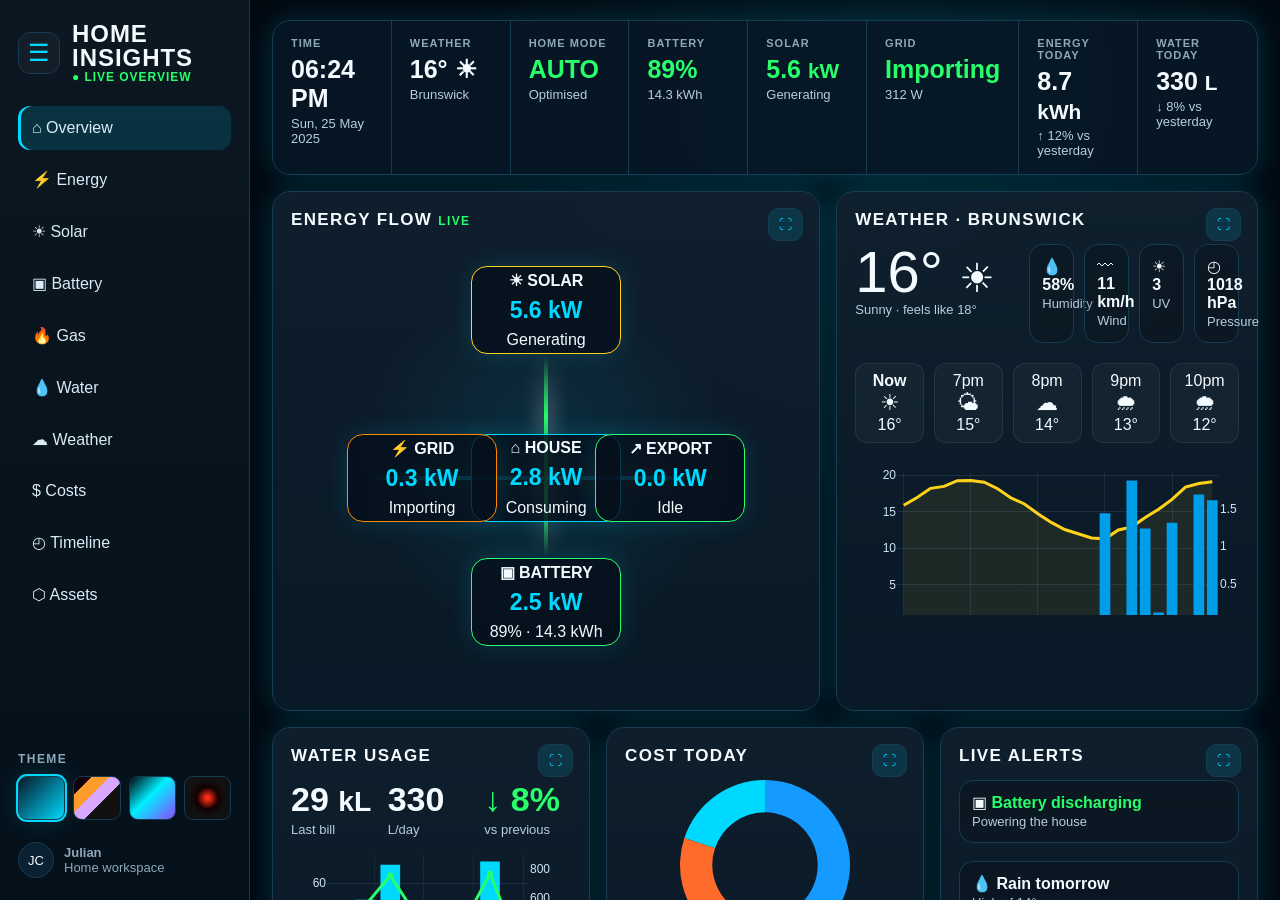
<file: home_insights_theme_fixed/index.html>
<!doctype html>
<html lang="en">
<head>
  <meta charset="utf-8" />
  <meta name="viewport" content="width=device-width, initial-scale=1" />
  <title>Home Insights</title>
  <script src="https://cdn.plot.ly/plotly-2.35.2.min.js"></script>
  <style>
    :root{
      --bg:#020911;--panel:#071827;--panel2:#0a2033;--line:#173b51;--text:#f3fbff;--muted:#8ea8b9;
      --cyan:#00d9ff;--green:#27ff6b;--yellow:#ffd21a;--orange:#ff8a00;--red:#ff3b30;--purple:#a35cff;
      --radius:18px;--glow:0 0 28px rgba(0,217,255,.18);--font:Inter,Segoe UI,Roboto,Arial,sans-serif;
    }
    body.theme-lcars{--bg:#070406;--panel:#160d18;--panel2:#201226;--line:#ff9b2d;--cyan:#a9d8ff;--green:#ffcc66;--yellow:#f8d36c;--orange:#ff9b2d;--purple:#d9a7ff;--radius:30px;--glow:0 0 26px rgba(255,155,45,.22)}
    body.theme-tron{--bg:#02030d;--panel:#050b1f;--panel2:#071631;--line:#0b72ff;--cyan:#00f0ff;--green:#00ffb0;--yellow:#ffe100;--orange:#ff5a00;--purple:#8e48ff;--radius:10px;--glow:0 0 32px rgba(0,240,255,.28)}
    body.theme-hal{--bg:#050506;--panel:#0c0c0d;--panel2:#151516;--line:#4d4d4d;--cyan:#d7e8ff;--green:#dfe8ef;--yellow:#e5e1d0;--orange:#ff3b22;--purple:#b9bec8;--radius:8px;--glow:0 0 34px rgba(255,40,20,.18)}
    *{box-sizing:border-box} body{margin:0;background:radial-gradient(circle at 70% 10%,rgba(0,217,255,.08),transparent 35%),var(--bg);color:var(--text);font-family:var(--font);overflow:hidden}
    .app{height:100vh;display:grid;grid-template-columns:250px 1fr}.sidebar{border-right:1px solid var(--line);background:linear-gradient(180deg,rgba(255,255,255,.03),transparent),#04101a;padding:22px 18px;display:flex;flex-direction:column;gap:22px}.brand{display:flex;gap:12px;align-items:center}.hamb{width:42px;height:42px;border-radius:12px;border:1px solid var(--line);display:grid;place-items:center;color:var(--cyan);font-size:24px;background:rgba(255,255,255,.03)}h1{font-size:24px;line-height:1;margin:0;letter-spacing:.04em}.live{font-size:12px;color:var(--green);font-weight:800;letter-spacing:.08em}.nav{display:grid;gap:7px}.nav button{all:unset;padding:13px 14px;border-radius:12px;color:#d9ecf6;cursor:pointer;display:flex;gap:11px;align-items:center}.nav button.active,.nav button:hover{background:rgba(0,217,255,.14);box-shadow:inset 3px 0 0 var(--cyan)}.themeBox{margin-top:auto}.themeTitle{font-size:12px;color:var(--muted);font-weight:800;letter-spacing:.12em;margin-bottom:10px}.themes{display:grid;grid-template-columns:repeat(4,1fr);gap:8px}.swatch{height:44px;border-radius:9px;border:1px solid var(--line);cursor:pointer;position:relative;overflow:hidden}.swatch.active{outline:2px solid var(--cyan);box-shadow:var(--glow)}.swatch.default{background:linear-gradient(135deg,#071827,#00d9ff)}.swatch.lcars{background:linear-gradient(135deg,#10000c 20%,#ff9b2d 20% 40%,#d9a7ff 40% 60%,#111 60%)}.swatch.tron{background:linear-gradient(135deg,#02030d,#00f0ff 45%,#8e48ff)}.swatch.hal{background:radial-gradient(circle,#ff2d18 5%,#120000 35%,#111 60%)}.user{display:flex;gap:10px;align-items:center;color:var(--muted);font-size:13px}.avatar{width:36px;height:36px;border-radius:50%;display:grid;place-items:center;background:var(--panel2);color:var(--text);border:1px solid var(--line)}
    main{height:100vh;overflow:auto;padding:20px 22px 28px}.status{display:grid;grid-template-columns:repeat(8,1fr);border:1px solid var(--line);border-radius:var(--radius);overflow:hidden;background:rgba(7,24,39,.86);box-shadow:var(--glow);margin-bottom:16px}.stat{padding:16px 18px;border-right:1px solid var(--line);min-height:82px}.stat:last-child{border-right:0}.label{font-size:11px;color:var(--muted);text-transform:uppercase;letter-spacing:.09em;font-weight:800}.value{font-size:25px;font-weight:900;margin-top:6px}.value.green{color:var(--green)}.value.cyan{color:var(--cyan)}.sub{font-size:13px;color:#b7cedb;margin-top:3px}.grid{display:grid;gap:16px}.overview{grid-template-columns:1.3fr 1fr}.lower{grid-template-columns:1fr 1fr 1fr}.panel{background:linear-gradient(180deg,rgba(255,255,255,.035),rgba(255,255,255,.01)),rgba(7,24,39,.88);border:1px solid var(--line);border-radius:var(--radius);padding:18px;min-height:220px;box-shadow:var(--glow);position:relative}.panel h2{font-size:17px;margin:0 0 14px;letter-spacing:.08em;text-transform:uppercase}.max{position:absolute;right:16px;top:16px;border:1px solid var(--line);background:rgba(0,217,255,.12);color:var(--cyan);border-radius:10px;padding:8px 10px;cursor:pointer}.hero{min-height:520px}.energyMap{height:430px;position:relative;background:radial-gradient(circle at center,rgba(0,217,255,.11),transparent 55%);border-radius:16px;overflow:hidden}.node{position:absolute;width:150px;height:88px;border:1px solid var(--cyan);border-radius:16px;background:rgba(5,16,28,.8);display:grid;place-items:center;text-align:center;box-shadow:0 0 24px rgba(0,217,255,.15);z-index:2}.node b{font-size:16px}.node em{font-style:normal;font-size:23px;color:var(--cyan);font-weight:900}.solar{left:50%;top:22px;transform:translateX(-50%);border-color:var(--yellow)}.home{left:50%;top:190px;transform:translateX(-50%)}.gridN{left:56px;top:190px;border-color:var(--orange)}.export{right:56px;top:190px;border-color:var(--green)}.battery{left:50%;bottom:28px;transform:translateX(-50%);border-color:var(--green)}.flow{position:absolute;background:linear-gradient(90deg,transparent,var(--cyan),transparent);height:4px;border-radius:6px;filter:drop-shadow(0 0 10px currentColor);animation:pulse 1.6s linear infinite}.flow.vert{width:4px;height:120px;background:linear-gradient(180deg,transparent,var(--green),transparent)}.f1{left:50%;top:112px;transform:translateX(-50%)}.f2{left:212px;top:232px;width:220px;color:var(--orange)}.f3{right:212px;top:232px;width:220px;color:var(--green)}.f4{left:50%;bottom:118px;transform:translateX(-50%)}@keyframes pulse{0%{opacity:.3}50%{opacity:1}100%{opacity:.3}}.weatherTop{display:grid;grid-template-columns:1fr;gap:12px;min-width:0}.weatherIntro{display:grid;grid-template-columns:160px 1fr;gap:14px;align-items:start;min-width:0}.bigTemp{font-size:58px;font-weight:300;line-height:.95}.weatherIcon{font-size:40px}.metrics{display:grid;grid-template-columns:repeat(4,minmax(0,1fr));gap:10px;min-width:0}.metric{border:1px solid var(--line);border-radius:14px;padding:12px;background:rgba(0,0,0,.18);min-width:0}.hours{display:grid;grid-template-columns:repeat(5,minmax(0,1fr));gap:10px;margin:8px 0 10px;min-width:0}.hour{text-align:center;border:1px solid rgba(255,255,255,.08);border-radius:12px;padding:8px;background:rgba(255,255,255,.03);min-width:0}.hour i{font-style:normal;font-size:22px}.spark{height:150px;width:100%;min-width:0;overflow:hidden}.mini{height:170px;min-width:0;overflow:hidden}.waterNums{display:grid;grid-template-columns:repeat(3,1fr);gap:10px;margin-bottom:10px}.big{font-size:34px;font-weight:900}.timeline{display:flex;align-items:center;gap:24px;min-height:110px}.event{position:relative;text-align:center;flex:1}.event:before{content:"";position:absolute;left:0;right:0;top:20px;border-top:1px solid var(--line);z-index:0}.dot{width:42px;height:42px;border-radius:13px;border:1px solid var(--line);display:grid;place-items:center;margin:0 auto 8px;background:var(--panel2);position:relative;z-index:1;color:var(--cyan)}.modal{position:fixed;inset:0;background:rgba(0,0,0,.78);display:none;z-index:99;padding:30px}.modal.open{display:block}.modal .panel{height:100%;min-height:0}.close{position:absolute;right:20px;top:18px;z-index:100;border:1px solid var(--line);background:var(--panel);color:var(--text);border-radius:12px;padding:10px 14px;cursor:pointer}.page{display:none}.page.active{display:block}.fullGrid{display:grid;grid-template-columns:repeat(2,1fr);gap:16px}.placeholder{height:360px;display:grid;place-items:center;color:var(--muted);border:1px dashed var(--line);border-radius:16px}.theme-lcars .panel,.theme-lcars .status,.theme-lcars .node{border-radius:28px 8px 28px 8px}.theme-lcars .panel h2{color:var(--orange)}.theme-tron .panel,.theme-tron .status,.theme-tron .node{box-shadow:0 0 22px rgba(0,240,255,.22), inset 0 0 18px rgba(0,240,255,.06)}.theme-hal .panel h2,.theme-hal .value.green{color:var(--orange)}
    .js-plotly-plot,.plot-container,.svg-container{max-width:100%!important}
    @media(max-width:1100px){.app{grid-template-columns:1fr}.sidebar{display:none}.status{grid-template-columns:repeat(2,1fr)}.overview,.lower,.fullGrid{grid-template-columns:1fr}.weatherTop{grid-template-columns:1fr}body{overflow:auto}main{height:auto}.hero{min-height:auto}.energyMap{height:380px}.stat{border-bottom:1px solid var(--line)}}
  </style>
</head>
<body>
<div class="app">
  <aside class="sidebar">
    <div class="brand"><div class="hamb">☰</div><div><h1>HOME<br>INSIGHTS</h1><div class="live">● LIVE OVERVIEW</div></div></div>
    <nav class="nav" id="nav">
      <button class="active" data-page="overview">⌂ Overview</button><button data-page="energy">⚡ Energy</button><button data-page="solar">☀ Solar</button><button data-page="battery">▣ Battery</button><button data-page="gas">🔥 Gas</button><button data-page="water">💧 Water</button><button data-page="weather">☁ Weather</button><button data-page="costs">$ Costs</button><button data-page="timeline">◴ Timeline</button><button data-page="assets">⬡ Assets</button>
    </nav>
    <div class="themeBox"><div class="themeTitle">THEME</div><div class="themes"><div class="swatch default active" data-theme="default" title="Default"></div><div class="swatch lcars" data-theme="lcars" title="LCARS"></div><div class="swatch tron" data-theme="tron" title="TRON"></div><div class="swatch hal" data-theme="hal" title="HAL"></div></div></div>
    <div class="user"><div class="avatar">JC</div><div><b>Julian</b><br>Home workspace</div></div>
  </aside>
  <main>
    <section class="status"><div class="stat"><div class="label">Time</div><div class="value">06:24 PM</div><div class="sub">Sun, 25 May 2025</div></div><div class="stat"><div class="label">Weather</div><div class="value">16° ☀</div><div class="sub">Brunswick</div></div><div class="stat"><div class="label">Home Mode</div><div class="value green">AUTO</div><div class="sub">Optimised</div></div><div class="stat"><div class="label">Battery</div><div class="value green">89%</div><div class="sub">14.3 kWh</div></div><div class="stat"><div class="label">Solar</div><div class="value green">5.6 <small>kW</small></div><div class="sub">Generating</div></div><div class="stat"><div class="label">Grid</div><div class="value green">Importing</div><div class="sub">312 W</div></div><div class="stat"><div class="label">Energy Today</div><div class="value">8.7 <small class="cyan">kWh</small></div><div class="sub">↑ 12% vs yesterday</div></div><div class="stat"><div class="label">Water Today</div><div class="value">330 <small class="cyan">L</small></div><div class="sub">↓ 8% vs yesterday</div></div></section>
    <section id="overview" class="page active">
      <div class="grid overview"><div class="panel hero"><button class="max">⛶</button><h2>Energy Flow <span style="color:var(--green);font-size:12px">LIVE</span></h2><div class="energyMap"><div class="node solar"><b>☀ SOLAR</b><em>5.6 kW</em><span>Generating</span></div><div class="node home"><b>⌂ HOUSE</b><em>2.8 kW</em><span>Consuming</span></div><div class="node gridN"><b>⚡ GRID</b><em>0.3 kW</em><span>Importing</span></div><div class="node export"><b>↗ EXPORT</b><em>0.0 kW</em><span>Idle</span></div><div class="node battery"><b>▣ BATTERY</b><em>2.5 kW</em><span>89% · 14.3 kWh</span></div><div class="flow vert f1"></div><div class="flow f2"></div><div class="flow f3"></div><div class="flow vert f4"></div></div></div>
      <div class="panel"><button class="max">⛶</button><h2>Weather · Brunswick</h2><div class="weatherTop"><div class="weatherIntro"><div><div class="bigTemp">16° <span class="weatherIcon">☀</span></div><div class="sub">Sunny · feels like 18°</div></div><div class="metrics"><div class="metric">💧<br><b>58%</b><br><span class="sub">Humidity</span></div><div class="metric">〰<br><b>11 km/h</b><br><span class="sub">Wind</span></div><div class="metric">☀<br><b>3</b><br><span class="sub">UV</span></div><div class="metric">◴<br><b>1018 hPa</b><br><span class="sub">Pressure</span></div></div></div><div class="hours"><div class="hour"><b>Now</b><br><i>☀</i><br>16°</div><div class="hour">7pm<br><i>🌤</i><br>15°</div><div class="hour">8pm<br><i>☁</i><br>14°</div><div class="hour">9pm<br><i>🌧</i><br>13°</div><div class="hour">10pm<br><i>🌧</i><br>12°</div></div><div id="weatherSpark" class="spark"></div></div></div></div>
      <div class="grid lower" style="margin-top:16px"><div class="panel"><button class="max">⛶</button><h2>Water Usage</h2><div class="waterNums"><div><div class="big">29 <small>kL</small></div><div class="sub">Last bill</div></div><div><div class="big">330</div><div class="sub">L/day</div></div><div><div class="big" style="color:var(--green)">↓ 8%</div><div class="sub">vs previous</div></div></div><div id="waterChart" class="mini"></div></div><div class="panel"><button class="max">⛶</button><h2>Cost Today</h2><div id="costChart" class="mini"></div></div><div class="panel"><button class="max">⛶</button><h2>Live Alerts</h2><div class="metric">▣ <b style="color:var(--green)">Battery discharging</b><br><span class="sub">Powering the house</span></div><br><div class="metric">💧 <b>Rain tomorrow</b><br><span class="sub">High of 14°</span></div></div></div>
      <div class="panel" style="margin-top:16px"><h2>Timeline & Events</h2><div class="timeline"><div class="event"><div class="dot">☀</div>Solar Installed<br><span class="sub">20 Nov 2018</span></div><div class="event"><div class="dot">💧</div>Heat Pump HWS<br><span class="sub">23 Jun 2025</span></div><div class="event"><div class="dot">▣</div>Battery Installed<br><span class="sub">6 Aug 2025</span></div><div class="event"><div class="dot">❄</div>Split System<br><span class="sub">13 May 2026</span></div><div class="event"><div class="dot">⚡</div>OVO Started<br><span class="sub">27 May 2026</span></div></div></div>
    </section>
    <section id="energy" class="page"><div class="fullGrid"><div class="panel"><h2>Energy + Gas Comparison</h2><div id="energyChart" style="height:430px"></div></div><div class="panel"><h2>Energy Flow</h2><div class="energyMap" style="height:430px"><div class="placeholder">Flow analysis view</div></div></div></div></section>
    <section id="solar" class="page"><div class="panel"><h2>Solar</h2><div class="placeholder">Solar generation / export / self consumption</div></div></section>
    <section id="battery" class="page"><div class="panel"><h2>Battery</h2><div class="placeholder">Charge, discharge, SOC and grid charging</div></div></section>
    <section id="gas" class="page"><div class="panel"><h2>Gas</h2><div class="placeholder">Stepped gas use and heating comparison</div></div></section>
    <section id="water" class="page"><div class="panel"><h2>Water</h2><div id="waterFull" style="height:520px"></div></div></section>
    <section id="weather" class="page"><div class="panel"><h2>Weather Explorer</h2><div id="weatherFull" style="height:560px"></div></div></section>
    <section id="costs" class="page"><div class="panel"><h2>Costs</h2><div class="placeholder">Electricity, gas, water, insurance, internet and rates</div></div></section>
    <section id="timeline" class="page"><div class="panel"><h2>Timeline</h2><div class="timeline"><div class="event"><div class="dot">☀</div>Solar</div><div class="event"><div class="dot">💧</div>HWS</div><div class="event"><div class="dot">▣</div>Battery</div><div class="event"><div class="dot">❄</div>Split</div><div class="event"><div class="dot">⚡</div>OVO</div></div></div></section>
    <section id="assets" class="page"><div class="panel"><h2>Assets</h2><div class="placeholder">Sigenergy, Rinnai HWS, Mitsubishi split, Nest thermostat, solar inverter</div></div></section>
  </main>
</div><div class="modal" id="modal"><button class="close">Close</button><div id="modalContent"></div></div>
<script>
const plotBg='rgba(0,0,0,0)', grid='rgba(130,180,210,.13)', paper='rgba(0,0,0,0)';
function baseLayout(h=180){return{height:h,margin:{l:42,r:20,t:8,b:34},paper_bgcolor:paper,plot_bgcolor:plotBg,font:{color:'#cfe7f3',family:'Segoe UI,Arial'},xaxis:{gridcolor:grid,zeroline:false},yaxis:{gridcolor:grid,zeroline:false},showlegend:false}}
const days=Array.from({length:24},(_,i)=>i); const temp=days.map(i=>15+4*Math.sin(i/3)+Math.random()); const rain=days.map(i=>i>14?Math.random()*2:0);
Plotly.newPlot('weatherSpark',[{x:days,y:temp,type:'scatter',mode:'lines',line:{color:'#ffd21a',width:3},fill:'tozeroy',fillcolor:'rgba(255,210,26,.08)'},{x:days,y:rain,type:'bar',marker:{color:'#009ee8'},yaxis:'y2'}],{...baseLayout(190),yaxis2:{overlaying:'y',side:'right',showgrid:false}}, {displayModeBar:false,responsive:true});
const waterDates=['2021-03','2021-06','2021-09','2021-12','2022-03','2022-06','2022-09','2022-12','2023-03','2023-06','2023-12','2024-03','2024-06','2024-09','2024-12','2025-03','2025-06','2025-09','2025-12','2026-03','2026-06'];
const waterKl=[63,23,15,49,55,23,14,32,56,32,29,46,39,23,50,71,44,30,42,73,29];
const waterLday=[636,258,174,544,550,242,182,333,602,333,319,484,453,256,549,755,484,345,447,768,330];
const miniDates=waterDates.slice(-8), miniKl=waterKl.slice(-8), miniLday=waterLday.slice(-8);
Plotly.newPlot('waterChart',[{x:miniDates,y:miniKl,type:'bar',marker:{color:'#00d9ff'},name:'kL'},{x:miniDates,y:miniLday,type:'scatter',mode:'lines+markers',line:{color:'#27ff6b',width:3},yaxis:'y2',name:'L/day'}],{...baseLayout(170),margin:{l:36,r:42,t:8,b:34},yaxis:{gridcolor:grid,zeroline:false,title:''},yaxis2:{overlaying:'y',side:'right',showgrid:false,title:'',range:[0,900]},xaxis:{tickangle:0,tickfont:{size:10},gridcolor:'rgba(255,255,255,.05)'}}, {displayModeBar:false,responsive:true});
Plotly.newPlot('costChart',[{values:[164,62,55,31],labels:['Electricity','Water','Gas','Other'],type:'pie',hole:.62,marker:{colors:['#159bff','#00d9ff','#ff6b2a','#a35cff']},textinfo:'none'}],{...baseLayout(170),margin:{l:0,r:0,t:0,b:0}}, {displayModeBar:false,responsive:true});
Plotly.newPlot('waterFull',[{x:waterDates,y:waterKl,type:'bar',marker:{color:'#00d9ff'},name:'Bill usage kL'},{x:waterDates,y:waterLday,type:'scatter',mode:'lines+markers',line:{color:'#27ff6b',width:3},yaxis:'y2',name:'L/day'}],{...baseLayout(520),showlegend:true,yaxis2:{overlaying:'y',side:'right',showgrid:false,range:[0,900]}}, {responsive:true});
const months=Array.from({length:240},(_,i)=>new Date(2025,4,i+1)); const t=months.map((_,i)=>17+8*Math.sin(i/38)+Math.random()*5); const r=months.map(()=>Math.random()>.75?Math.random()*20:0);
Plotly.newPlot('weatherFull',[{x:months,y:t,type:'scatter',mode:'lines',line:{color:'#ffd21a',width:2},name:'Temp °C',fill:'tozeroy',fillcolor:'rgba(255,210,26,.07)'},{x:months,y:r,type:'bar',marker:{color:'#009ee8'},name:'Rain mm',yaxis:'y2'}],{...baseLayout(560),showlegend:true,yaxis2:{overlaying:'y',side:'right',showgrid:false,title:'Rain mm'}},{responsive:true});
Plotly.newPlot('energyChart',[{x:months,y:months.map((_,i)=>20+10*Math.sin(i/25)+Math.random()*8),type:'scatter',mode:'lines',name:'Solar',line:{color:'#27ff6b'}},{x:months,y:months.map((_,i)=>15+8*Math.sin(i/18)+Math.random()*8),type:'scatter',mode:'lines',name:'House',line:{color:'#159bff'}},{x:months,y:months.map((_,i)=>8+6*Math.sin(i/14)+Math.random()*5),type:'scatter',mode:'lines',name:'Import',line:{color:'#ff3b30'}}],{...baseLayout(430),showlegend:true},{responsive:true});
document.querySelectorAll('.swatch').forEach(s=>s.onclick=()=>{document.querySelectorAll('.swatch').forEach(x=>x.classList.remove('active'));s.classList.add('active');document.body.className=s.dataset.theme==='default'?'':'theme-'+s.dataset.theme;localStorage.setItem('hi-theme',s.dataset.theme)}); const saved=localStorage.getItem('hi-theme'); if(saved){document.querySelector(`[data-theme="${saved}"]`)?.click()}
document.querySelectorAll('#nav button').forEach(b=>b.onclick=()=>{document.querySelectorAll('#nav button').forEach(x=>x.classList.remove('active'));b.classList.add('active');document.querySelectorAll('.page').forEach(p=>p.classList.remove('active'));document.getElementById(b.dataset.page).classList.add('active');setTimeout(()=>window.dispatchEvent(new Event('resize')),50)});
document.querySelectorAll('.max').forEach(btn=>btn.onclick=()=>{const panel=btn.closest('.panel').cloneNode(true);panel.querySelector('.max')?.remove();const m=document.getElementById('modal');document.getElementById('modalContent').innerHTML='';document.getElementById('modalContent').appendChild(panel);m.classList.add('open')});document.querySelector('.close').onclick=()=>document.getElementById('modal').classList.remove('open');
</script>
</body></html>
</file>
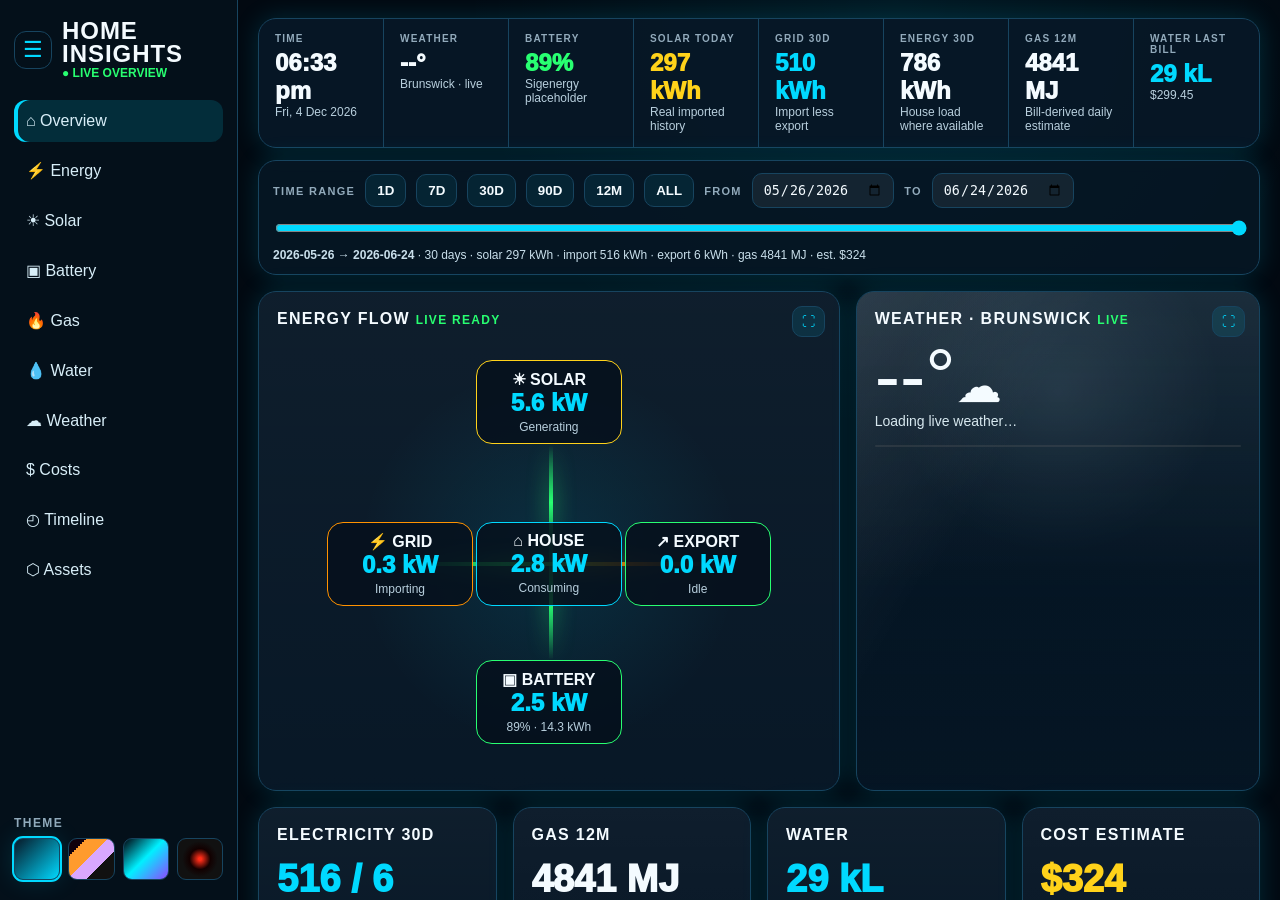
<file: home_insights_time_controller_update/index.html>
<!doctype html><html lang="en"><head><meta charset="utf-8"><meta name="viewport" content="width=device-width,initial-scale=1"><title>Home Insights</title><script src="https://cdn.plot.ly/plotly-2.35.2.min.js"></script><style>
:root{--bg:#020911;--panel:#071827;--panel2:#0b2133;--line:#17445f;--text:#f4fbff;--muted:#92aabb;--cyan:#00d9ff;--green:#28ff71;--yellow:#ffd21a;--orange:#ff9200;--red:#ff3b30;--purple:#a35cff;--radius:18px;--glow:0 0 26px rgba(0,217,255,.16);font-family:Inter,Segoe UI,Roboto,Arial,sans-serif}body.theme-lcars{--bg:#050203;--panel:#130b17;--panel2:#211027;--line:#ff9b2d;--cyan:#9fd7ff;--green:#ffc86b;--yellow:#ffe37c;--orange:#ff9b2d;--radius:28px;--glow:0 0 24px rgba(255,155,45,.22)}body.theme-tron{--bg:#02030d;--panel:#050b1f;--panel2:#071631;--line:#0b72ff;--cyan:#00f0ff;--green:#00ffb0;--yellow:#ffe100;--orange:#ff5a00;--radius:10px;--glow:0 0 28px rgba(0,240,255,.26)}body.theme-hal{--bg:#050506;--panel:#0d0d0f;--panel2:#161619;--line:#555;--cyan:#d8e7ff;--green:#e8ecf0;--yellow:#e5e1d0;--orange:#ff351e;--radius:8px;--glow:0 0 28px rgba(255,50,30,.2)}*{box-sizing:border-box}body{margin:0;background:radial-gradient(circle at 70% 0,rgba(0,217,255,.08),transparent 34%),var(--bg);color:var(--text);overflow:hidden}.app{height:100vh;display:grid;grid-template-columns:238px 1fr}.side{background:#04101a;border-right:1px solid var(--line);padding:20px 14px;display:flex;flex-direction:column;gap:20px}.brand{display:flex;gap:10px;align-items:center}.hamb{width:38px;height:38px;border:1px solid var(--line);border-radius:12px;display:grid;place-items:center;color:var(--cyan);font-size:22px}.brand h1{margin:0;font-size:24px;line-height:.95;letter-spacing:.04em}.live{font-size:12px;color:var(--green);font-weight:900}.nav{display:grid;gap:7px}.nav button{all:unset;padding:12px;border-radius:12px;cursor:pointer;color:#d8eef8}.nav button.active,.nav button:hover{background:rgba(0,217,255,.14);box-shadow:inset 4px 0 0 var(--cyan)}.themes{margin-top:auto}.themeTitle{font-size:12px;color:var(--muted);letter-spacing:.12em;font-weight:900;margin-bottom:8px}.swatches{display:grid;grid-template-columns:repeat(4,1fr);gap:8px}.sw{height:42px;border-radius:9px;border:1px solid var(--line);cursor:pointer}.sw.active{outline:2px solid var(--cyan);box-shadow:var(--glow)}.default{background:linear-gradient(135deg,#071827,#00d9ff)}.lcars{background:linear-gradient(135deg,#10000c 20%,#ff9b2d 20% 45%,#d9a7ff 45% 68%,#111 68%)}.tron{background:linear-gradient(135deg,#02030d,#00f0ff 48%,#8e48ff)}.hal{background:radial-gradient(circle,#ff2d18 5%,#120000 35%,#111 60%)}main{height:100vh;overflow:auto;padding:18px 20px 28px}.status{display:grid;grid-template-columns:repeat(8,1fr);border:1px solid var(--line);border-radius:var(--radius);overflow:hidden;background:rgba(7,24,39,.9);box-shadow:var(--glow);margin-bottom:16px}.stat{padding:14px 16px;border-right:1px solid var(--line);min-height:74px}.stat:last-child{border:0}.label{font-size:10px;text-transform:uppercase;letter-spacing:.12em;color:var(--muted);font-weight:900}.val{font-size:24px;font-weight:950;margin-top:5px}.green{color:var(--green)}.cyan{color:var(--cyan)}.yellow{color:var(--yellow)}.sub{font-size:12px;color:#b8cfdd}.page{display:none}.page.active{display:block}.grid{display:grid;gap:16px}.overviewTop{grid-template-columns:1.18fr .82fr}.overviewMid{grid-template-columns:repeat(4,1fr)}.overviewBottom{grid-template-columns:1.15fr .85fr}.two{grid-template-columns:1fr 1fr}.panel{position:relative;background:linear-gradient(180deg,rgba(255,255,255,.035),rgba(255,255,255,.008)),rgba(7,24,39,.9);border:1px solid var(--line);border-radius:var(--radius);padding:18px;box-shadow:var(--glow);min-height:210px}.panel h2{font-size:16px;margin:0 0 14px;letter-spacing:.08em;text-transform:uppercase}.max{position:absolute;right:14px;top:14px;border:1px solid var(--line);border-radius:10px;background:rgba(0,217,255,.1);color:var(--cyan);padding:7px 9px;cursor:pointer}.energyHero{height:430px;position:relative;border-radius:16px;overflow:hidden;background:radial-gradient(circle at center,rgba(0,217,255,.11),transparent 55%)}.node{position:absolute;width:146px;height:84px;border:1px solid var(--cyan);border-radius:16px;background:rgba(5,16,28,.84);display:grid;place-items:center;text-align:center;z-index:2}.node em{font-style:normal;font-size:24px;color:var(--cyan);font-weight:950}.solar{left:50%;top:18px;transform:translateX(-50%);border-color:var(--yellow)}.home{left:50%;top:180px;transform:translateX(-50%)}.gridN{left:50px;top:180px;border-color:var(--orange)}.export{right:50px;top:180px;border-color:var(--green)}.battery{left:50%;bottom:28px;transform:translateX(-50%);border-color:var(--green)}.flow{position:absolute;height:4px;border-radius:8px;background:linear-gradient(90deg,transparent,currentColor,transparent);filter:drop-shadow(0 0 10px currentColor);animation:pulse 1.6s infinite}.flow.vert{width:4px;height:115px;background:linear-gradient(180deg,transparent,currentColor,transparent)}.f1{left:50%;top:103px;color:var(--green)}.f2{left:196px;top:220px;width:235px;color:var(--orange)}.f3{right:196px;top:220px;width:235px;color:var(--green)}.f4{left:50%;bottom:112px;color:var(--green)}@keyframes pulse{0%,100%{opacity:.32}50%{opacity:1}}.weatherCard{min-height:430px;background:linear-gradient(rgba(4,20,34,.45),rgba(4,20,34,.78)),radial-gradient(circle at 50% 20%,rgba(170,210,230,.24),transparent 36%),var(--panel);overflow:hidden}.weatherCard:before{content:"";position:absolute;inset:0;background:linear-gradient(120deg,rgba(255,255,255,.10),transparent 35%),linear-gradient(180deg,rgba(175,205,218,.16),transparent 58%);opacity:.8}.weatherContent{position:relative;z-index:1}.bigWeather{display:grid;grid-template-columns:160px 1fr;gap:20px;align-items:start}.tempNow{font-size:76px;font-weight:250;line-height:.9}.iconNow{font-size:46px}.weatherText{font-size:14px;color:#d7e8ef}.hourStrip{display:grid;grid-template-columns:repeat(6,1fr);gap:10px;margin-top:18px}.hour{border:1px solid rgba(255,255,255,.12);background:rgba(255,255,255,.08);border-radius:16px;padding:12px;text-align:center}.hour .ico{font-size:28px}.dailyList{margin-top:16px;border-radius:18px;overflow:hidden;background:rgba(0,0,0,.17);border:1px solid rgba(255,255,255,.10)}.dayRow{display:grid;grid-template-columns:80px 70px 55px 1fr 55px;align-items:center;gap:10px;padding:10px 14px;border-bottom:1px solid rgba(255,255,255,.08)}.bar{height:8px;background:rgba(255,255,255,.12);border-radius:99px;overflow:hidden}.bar span{display:block;height:100%;background:linear-gradient(90deg,#4cecff,#b7f69b);border-radius:99px}.kpi{min-height:160px}.kpi .big{font-size:38px;font-weight:950}.chart{height:360px}.miniChart{height:190px}.alert{border:1px solid var(--line);border-radius:14px;padding:14px;margin-bottom:10px}.rangeBtns{display:flex;gap:6px;margin-bottom:10px}.rangeBtns button{border:1px solid var(--line);background:rgba(0,217,255,.08);color:var(--text);border-radius:8px;padding:5px 9px;cursor:pointer}.rangeBtns button.active{background:var(--cyan);color:#001018}.timeline{display:flex;gap:22px;align-items:center;min-height:110px}.event{text-align:center;flex:1;position:relative}.event:before{content:"";position:absolute;left:0;right:0;top:22px;border-top:1px solid var(--line)}.dot{width:44px;height:44px;border:1px solid var(--line);border-radius:14px;display:grid;place-items:center;margin:0 auto 8px;background:var(--panel2);position:relative;z-index:2;color:var(--cyan)}.modal{position:fixed;inset:0;background:rgba(0,0,0,.8);display:none;z-index:50;padding:30px}.modal.open{display:block}.modal .panel{height:100%}.close{position:absolute;right:24px;top:22px;z-index:60;border:1px solid var(--line);background:var(--panel);color:var(--text);border-radius:12px;padding:10px 14px}body.theme-lcars .panel,body.theme-lcars .status,body.theme-lcars .node{border-radius:28px 8px 28px 8px}body.theme-lcars h2{color:var(--orange)}body.theme-hal .green{color:var(--orange)}@media(max-width:1150px){.app{grid-template-columns:1fr}.side{display:none}.status{grid-template-columns:repeat(2,1fr)}.overviewTop,.overviewMid,.overviewBottom,.two{grid-template-columns:1fr}main{height:auto}body{overflow:auto}.stat{border-bottom:1px solid var(--line)}}

.timebar{border:1px solid var(--line);border-radius:var(--radius);background:rgba(7,24,39,.82);box-shadow:var(--glow);margin:-4px 0 16px;padding:12px 14px;display:grid;gap:10px}.timebarTop{display:flex;gap:10px;align-items:center;flex-wrap:wrap}.timebar input[type=date]{background:rgba(255,255,255,.06);border:1px solid var(--line);color:var(--text);border-radius:10px;padding:8px 10px}.timebar input[type=range]{width:100%;accent-color:var(--cyan)}.timebar button{border:1px solid var(--line);background:rgba(0,217,255,.08);color:var(--text);border-radius:10px;padding:8px 11px;cursor:pointer;font-weight:800}.timebar button.active{background:var(--cyan);color:#001018}.timeSummary{font-size:12px;color:#c9dfeb}.timeLabel{font-size:11px;text-transform:uppercase;letter-spacing:.12em;color:var(--muted);font-weight:900}</style></head><body><div class="app"><aside class="side"><div class="brand"><div class="hamb">☰</div><div><h1>HOME<br>INSIGHTS</h1><div class="live">● LIVE OVERVIEW</div></div></div><nav class="nav" id="nav"><button class="active" data-page="overview">⌂ Overview</button><button data-page="energy">⚡ Energy</button><button data-page="solar">☀ Solar</button><button data-page="battery">▣ Battery</button><button data-page="gas">🔥 Gas</button><button data-page="water">💧 Water</button><button data-page="weather">☁ Weather</button><button data-page="costs">$ Costs</button><button data-page="timeline">◴ Timeline</button><button data-page="assets">⬡ Assets</button></nav><div class="themes"><div class="themeTitle">THEME</div><div class="swatches"><div class="sw default active" data-theme="default"></div><div class="sw lcars" data-theme="lcars"></div><div class="sw tron" data-theme="tron"></div><div class="sw hal" data-theme="hal"></div></div></div></aside><main><div class="status"><div class="stat"><div class="label">Time</div><div class="val" id="clock">--:--</div><div class="sub" id="todayDate">Melbourne</div></div><div class="stat"><div class="label">Weather</div><div class="val" id="topWeather">--°</div><div class="sub">Brunswick · live</div></div><div class="stat"><div class="label">Battery</div><div class="val green" id="topBattery">89%</div><div class="sub">Sigenergy placeholder</div></div><div class="stat"><div class="label">Solar today</div><div class="val yellow" id="topSolarToday">—</div><div class="sub">Real imported history</div></div><div class="stat"><div class="label">Grid 30D</div><div class="val cyan" id="topGrid30">—</div><div class="sub">Import less export</div></div><div class="stat"><div class="label">Energy 30D</div><div class="val" id="topLoad30">—</div><div class="sub">House load where available</div></div><div class="stat"><div class="label">Gas 12M</div><div class="val" id="topGas12">—</div><div class="sub">Bill-derived daily estimate</div></div><div class="stat"><div class="label">Water last bill</div><div class="val cyan">29 kL</div><div class="sub">$299.45</div></div></div>
<div class="timebar" id="globalTimebar"><div class="timebarTop"><span class="timeLabel">Time range</span><button class="timePreset active" data-days="1">1D</button><button class="timePreset" data-days="7">7D</button><button class="timePreset" data-days="30">30D</button><button class="timePreset" data-days="90">90D</button><button class="timePreset" data-days="365">12M</button><button class="timePreset" data-days="all">ALL</button><span class="timeLabel">From</span><input id="timeFrom" type="date"><span class="timeLabel">To</span><input id="timeTo" type="date"></div><input id="timeSlider" type="range" min="0" max="100" value="100"><div class="timeSummary" id="timeSummary">Loading history…</div></div>

<section class="page active" id="overview"><div class="grid overviewTop"><div class="panel"><button class="max">⛶</button><h2>Energy Flow <span class="live">LIVE READY</span></h2><div class="energyHero"><div class="flow vert f1"></div><div class="flow f2"></div><div class="flow f3"></div><div class="flow vert f4"></div><div class="node solar"><div><b>☀ SOLAR</b><br><em id="flowSolar">5.6 kW</em><br><span class="sub">Generating</span></div></div><div class="node gridN"><div><b>⚡ GRID</b><br><em id="flowGrid">0.3 kW</em><br><span class="sub">Importing</span></div></div><div class="node home"><div><b>⌂ HOUSE</b><br><em id="flowLoad">2.8 kW</em><br><span class="sub">Consuming</span></div></div><div class="node export"><div><b>↗ EXPORT</b><br><em id="flowExport">0.0 kW</em><br><span class="sub">Idle</span></div></div><div class="node battery"><div><b>▣ BATTERY</b><br><em id="flowBattery">2.5 kW</em><br><span class="sub">89% · 14.3 kWh</span></div></div></div></div><div class="panel weatherCard"><button class="max">⛶</button><div class="weatherContent"><h2>Weather · Brunswick <span class="live">LIVE</span></h2><div class="bigWeather"><div><div><span class="tempNow" id="wTemp">--°</span><span class="iconNow" id="wIcon">☁</span></div><div class="weatherText" id="wSummary">Loading live weather…</div></div><div><div class="hourStrip" id="hourStrip"></div></div></div><div class="dailyList" id="dailyList"></div></div></div></div><div class="grid overviewMid" style="margin-top:16px"><div class="panel kpi"><h2>Electricity 30D</h2><div class="big cyan" id="kpiElec">—</div><div class="sub">Import / export / solar from real dataset</div></div><div class="panel kpi"><h2>Gas 12M</h2><div class="big" id="kpiGas">—</div><div class="sub">MJ, bill-derived daily allocation</div></div><div class="panel kpi"><h2>Water</h2><div class="big cyan">29 kL</div><div class="sub">330 L/day · $299.45 last bill</div></div><div class="panel kpi"><h2>Cost estimate</h2><div class="big yellow" id="kpiCost">—</div><div class="sub">From current combined energy estimate</div></div></div><div class="grid overviewBottom" style="margin-top:16px"><div class="panel"><button class="max">⛶</button><h2>Energy + Gas · recent</h2><div id="overviewEnergy" class="miniChart"></div></div><div class="panel"><button class="max">⛶</button><h2>Live Alerts</h2><div class="alert"><b class="green">▣ Battery integration ready</b><br><span class="sub">Next: Home Assistant proxy for Sigenergy live values</span></div><div class="alert"><b class="cyan">☁ Weather live</b><br><span class="sub" id="weatherAlert">Open-Meteo connected</span></div><div class="alert"><b class="yellow">$ Costs</b><br><span class="sub">Real history loaded; tariff refinement next</span></div></div></div></section>
<section class="page" id="energy"><div class="grid two"><div class="panel"><h2>Electricity + Gas · Real Data</h2><div class="rangeBtns" id="energyRanges"><button data-days="30" class="active">30D</button><button data-days="90">90D</button><button data-days="180">6M</button><button data-days="365">12M</button><button data-days="99999">ALL</button></div><div id="energyChart" class="chart"></div></div><div class="panel"><h2>Monthly Electricity</h2><div id="monthlyEnergyChart" class="chart"></div></div></div></section><section class="page" id="solar"><div class="panel"><h2>Solar</h2><div id="solarChart" class="chart"></div></div></section><section class="page" id="battery"><div class="panel"><h2>Battery</h2><div id="batteryChart" class="chart"></div></div></section><section class="page" id="gas"><div class="panel"><h2>Gas</h2><div id="gasChart" class="chart"></div></div></section><section class="page" id="water"><div class="panel"><h2>Water</h2><div id="waterFull" class="chart"></div></div></section><section class="page" id="weather"><div class="panel weatherCard"><div class="weatherContent"><h2>Apple-style Weather</h2><div id="weatherPageContent"></div></div></div></section><section class="page" id="costs"><div class="grid two"><div class="panel"><h2>Cost Estimate</h2><div id="costChart" class="chart"></div></div><div class="panel"><h2>Monthly Estimated Cost</h2><div id="costMonthly" class="chart"></div></div></div></section><section class="page" id="timeline"><div class="panel"><h2>Timeline</h2><div class="timeline"><div class="event"><div class="dot">☀</div>Solar<br><span class="sub">20 Nov 2018</span></div><div class="event"><div class="dot">💧</div>Heat Pump HWS<br><span class="sub">23 Jun 2025</span></div><div class="event"><div class="dot">▣</div>Battery<br><span class="sub">6 Aug 2025</span></div><div class="event"><div class="dot">❄</div>Split<br><span class="sub">13 May 2026</span></div><div class="event"><div class="dot">⚡</div>OVO<br><span class="sub">27 May 2026</span></div></div></div></section><section class="page" id="assets"><div class="grid overviewMid"><div class="panel"><h2>Sigenergy</h2><div class="sub">Ready for live HA proxy</div></div><div class="panel"><h2>Rinnai HWS</h2><div class="sub">Tuya / HA monitoring</div></div><div class="panel"><h2>Mitsubishi Split</h2><div class="sub">MELCloud</div></div><div class="panel"><h2>Nest</h2><div class="sub">Indoor temperature reference</div></div></div></section></main></div><div class="modal" id="modal"><button class="close">Close</button><div id="modalContent"></div></div>
<script>
const plotBg='rgba(0,0,0,0)',grid='rgba(135,190,220,.14)',paper='rgba(0,0,0,0)';function base(h=300){return{height:h,margin:{l:48,r:24,t:12,b:42},paper_bgcolor:paper,plot_bgcolor:plotBg,font:{color:'#cfe7f3',family:'Segoe UI,Arial'},xaxis:{gridcolor:grid,zeroline:false},yaxis:{gridcolor:grid,zeroline:false},legend:{orientation:'h',y:1.14},showlegend:true}}function n(v){return v!==null&&v!==undefined&&!Number.isNaN(Number(v))}function sum(rows,f){return rows.reduce((s,r)=>s+(n(r[f])?+r[f]:0),0)}function dated(rows){return rows.filter(r=>r.date).map(r=>({...r,_d:new Date(r.date)})).sort((a,b)=>a._d-b._d)}function last(rows,days){let d=dated(rows);if(!d.length||days>=99999)return d;let max=d[d.length-1]._d,min=new Date(max);min.setDate(min.getDate()-days);return d.filter(r=>r._d>=min)}function monthly(rows){const m={};rows.forEach(r=>{let k=String(r.date).slice(0,7);m[k]??={date:k,solar:0,load:0,gridImport:0,gridExport:0,gasMJ:0,netCost:0,batteryCharge:0,batteryDischarge:0};['solar','load','gridImport','gridExport','gasMJ','netCost','batteryCharge','batteryDischarge'].forEach(f=>{if(n(r[f]))m[k][f]+=+r[f]})});return Object.values(m).sort((a,b)=>a.date.localeCompare(b.date))}let DATA=[];function drawEnergy(days=30){let r=last(DATA,days),x=r.map(a=>a.date);let traces=[{x,y:r.map(a=>a.solar),type:'scatter',mode:'lines',name:'Solar kWh',line:{color:'#28ff71',width:2}},{x,y:r.map(a=>a.load),type:'scatter',mode:'lines',name:'House load kWh',line:{color:'#159bff',width:2}},{x,y:r.map(a=>a.gridImport),type:'scatter',mode:'lines',name:'Grid import kWh',line:{color:'#ff3b30',width:2}},{x,y:r.map(a=>n(a.gridExport)?-a.gridExport:null),type:'scatter',mode:'lines',name:'Grid export kWh',line:{color:'#00d9ff',width:2}},{x,y:r.map(a=>a.gasMJ),type:'scatter',mode:'lines',name:'Gas MJ/day',yaxis:'y2',line:{color:'#ff9200',width:2}}];Plotly.newPlot('energyChart',traces,{...base(360),yaxis:{title:'kWh/day',gridcolor:grid},yaxis2:{title:'Gas MJ/day',overlaying:'y',side:'right',showgrid:false}}, {responsive:true});Plotly.newPlot('overviewEnergy',traces,{...base(190),margin:{l:42,r:18,t:4,b:28},showlegend:false,yaxis2:{overlaying:'y',side:'right',showgrid:false}}, {displayModeBar:false,responsive:true});let m=monthly(last(DATA,365));Plotly.newPlot('monthlyEnergyChart',[{x:m.map(a=>a.date),y:m.map(a=>a.gridImport),type:'bar',name:'Import',marker:{color:'#ff3b30'}},{x:m.map(a=>a.date),y:m.map(a=>-a.gridExport),type:'bar',name:'Export',marker:{color:'#00d9ff'}},{x:m.map(a=>a.date),y:m.map(a=>a.solar),type:'bar',name:'Solar',marker:{color:'#ffd21a'}},{x:m.map(a=>a.date),y:m.map(a=>a.load),type:'bar',name:'Load',marker:{color:'#159bff'}}],{...base(360),barmode:'group',yaxis:{title:'kWh/month',gridcolor:grid}}, {responsive:true});Plotly.newPlot('solarChart',[{x:m.map(a=>a.date),y:m.map(a=>a.solar),type:'bar',name:'Solar',marker:{color:'#ffd21a'}},{x:m.map(a=>a.date),y:m.map(a=>a.gridExport),type:'bar',name:'Export',marker:{color:'#00d9ff'}}],{...base(360),barmode:'group'}, {responsive:true});Plotly.newPlot('batteryChart',[{x:m.map(a=>a.date),y:m.map(a=>a.batteryCharge),type:'bar',name:'Charge',marker:{color:'#00d9ff'}},{x:m.map(a=>a.date),y:m.map(a=>a.batteryDischarge),type:'bar',name:'Discharge',marker:{color:'#28ff71'}}],{...base(360),barmode:'group'}, {responsive:true});Plotly.newPlot('gasChart',[{x:m.map(a=>a.date),y:m.map(a=>a.gasMJ),type:'bar',name:'Gas MJ',marker:{color:'#ff9200'}}],{...base(360),yaxis:{title:'MJ/month',gridcolor:grid}}, {responsive:true});Plotly.newPlot('costMonthly',[{x:m.map(a=>a.date),y:m.map(a=>a.netCost),type:'bar',name:'Estimated $',marker:{color:'#ffd21a'}}],{...base(360),yaxis:{title:'$/month',gridcolor:grid}}, {responsive:true});Plotly.newPlot('costChart',[{values:[sum(last(DATA,30),'netCost'),299.45,62,31],labels:['Energy estimate 30D','Water last bill','Internet/phone','Other'],type:'pie',hole:.62,marker:{colors:['#ffd21a','#00d9ff','#159bff','#a35cff']}}],{...base(360),margin:{l:10,r:10,t:10,b:10}}, {responsive:true})}function updateKpis(){let d30=last(DATA,30),d365=last(DATA,365);let solar=sum(d30,'solar'),imp=sum(d30,'gridImport'),exp=sum(d30,'gridExport'),load=sum(d30,'load'),gas=sum(d365,'gasMJ'),cost=sum(d30,'netCost');topSolarToday.textContent=Math.round(solar)+' kWh';topGrid30.textContent=Math.round(imp-exp)+' kWh';topLoad30.textContent=Math.round(load)+' kWh';topGas12.textContent=Math.round(gas)+' MJ';kpiElec.textContent=Math.round(imp)+' / '+Math.round(exp)+' kWh';kpiGas.textContent=Math.round(gas)+' MJ';kpiCost.textContent='$'+Math.round(cost);}
const wd=['Sun','Mon','Tue','Wed','Thu','Fri','Sat'];function codeIcon(c){if([0,1].includes(c))return'☀️';if([2].includes(c))return'🌤️';if([3].includes(c))return'☁️';if([45,48].includes(c))return'🌫️';if(c>=51&&c<=67)return'🌧️';if(c>=71&&c<=77)return'❄️';if(c>=80&&c<=82)return'🌦️';if(c>=95)return'⛈️';return'☁️'}function desc(c){if(c<=1)return'Sunny';if(c==2)return'Partly cloudy';if(c==3)return'Cloudy';if(c>=51&&c<=82)return'Rain likely';return'Cloudy'}async function weather(){try{let url='https://api.open-meteo.com/v1/forecast?latitude=-37.7667&longitude=144.9610&timezone=Australia%2FSydney&current=temperature_2m,relative_humidity_2m,apparent_temperature,weather_code,wind_speed_10m,surface_pressure&hourly=temperature_2m,precipitation_probability,weather_code&daily=weather_code,temperature_2m_max,temperature_2m_min,precipitation_probability_max,precipitation_sum';let j=await (await fetch(url,{cache:'no-store'})).json();let c=j.current,ic=codeIcon(c.weather_code);wTemp.textContent=Math.round(c.temperature_2m)+'°';wIcon.textContent=ic;topWeather.textContent=Math.round(c.temperature_2m)+'° '+ic;wSummary.textContent=desc(c.weather_code)+' · feels like '+Math.round(c.apparent_temperature)+'° · wind '+Math.round(c.wind_speed_10m)+' km/h · humidity '+c.relative_humidity_2m+'%';weatherAlert.textContent='Live Open-Meteo · '+desc(c.weather_code)+' · '+Math.round(c.temperature_2m)+'°';let now=new Date(),start=j.hourly.time.findIndex(t=>new Date(t)>=now);if(start<0)start=0;hourStrip.innerHTML='';for(let i=start;i<Math.min(start+6,j.hourly.time.length);i++){let h=new Date(j.hourly.time[i]);hourStrip.innerHTML+=`<div class="hour"><b>${i==start?'Now':h.getHours()+':00'}</b><div class="ico">${codeIcon(j.hourly.weather_code[i])}</div><div>${Math.round(j.hourly.temperature_2m[i])}°</div><div class="cyan">${j.hourly.precipitation_probability[i]}%</div></div>`}dailyList.innerHTML='';for(let i=0;i<Math.min(7,j.daily.time.length);i++){let d=new Date(j.daily.time[i]),lo=Math.round(j.daily.temperature_2m_min[i]),hi=Math.round(j.daily.temperature_2m_max[i]),pct=j.daily.precipitation_probability_max[i]??0;dailyList.innerHTML+=`<div class="dayRow"><b>${i==0?'Today':wd[d.getDay()]}</b><span>${codeIcon(j.daily.weather_code[i])} ${pct}%</span><span>${lo}°</span><div class="bar"><span style="width:${Math.max(8,(hi-lo)*12)}%"></span></div><span>${hi}°</span></div>`}weatherPageContent.innerHTML=document.querySelector('.weatherCard .weatherContent').innerHTML}catch(e){console.warn(e);weatherAlert.textContent='Weather live failed; using fallback'}}function tick(){let d=new Date();clock.textContent=d.toLocaleTimeString('en-AU',{hour:'2-digit',minute:'2-digit'});todayDate.textContent=d.toLocaleDateString('en-AU',{weekday:'short',day:'numeric',month:'short',year:'numeric'})}setInterval(tick,10000);tick();fetch('data/home_insights.json').then(r=>r.json()).then(j=>{DATA=j.energyDaily||[];updateKpis();drawEnergy(30);document.querySelectorAll('#energyRanges button').forEach(b=>b.onclick=()=>{document.querySelectorAll('#energyRanges button').forEach(x=>x.classList.remove('active'));b.classList.add('active');drawEnergy(+b.dataset.days)})}).catch(e=>console.warn('data load failed',e));weather();const wD=['2021-03','2021-06','2021-09','2021-12','2022-03','2022-06','2022-09','2022-12','2023-03','2023-06','2023-12','2024-03','2024-06','2024-09','2024-12','2025-03','2025-06','2025-09','2025-12','2026-03','2026-06'],wK=[63,23,15,49,55,23,14,32,56,32,29,46,39,23,50,71,44,30,42,73,29],wL=[636,258,174,544,550,242,182,333,602,333,319,484,453,256,549,755,484,345,447,768,330];Plotly.newPlot('waterFull',[{x:wD,y:wK,type:'bar',name:'kL',marker:{color:'#00d9ff'}},{x:wD,y:wL,type:'scatter',mode:'lines+markers',name:'L/day',yaxis:'y2',line:{color:'#28ff71',width:3}}],{...base(360),yaxis2:{overlaying:'y',side:'right',showgrid:false}}, {responsive:true});document.querySelectorAll('#nav button').forEach(b=>b.onclick=()=>{document.querySelectorAll('#nav button').forEach(x=>x.classList.remove('active'));b.classList.add('active');document.querySelectorAll('.page').forEach(p=>p.classList.remove('active'));document.getElementById(b.dataset.page).classList.add('active');setTimeout(()=>window.dispatchEvent(new Event('resize')),80)});document.querySelectorAll('.sw').forEach(s=>s.onclick=()=>{document.querySelectorAll('.sw').forEach(x=>x.classList.remove('active'));s.classList.add('active');document.body.className=s.dataset.theme==='default'?'':'theme-'+s.dataset.theme;localStorage.setItem('hi-theme',s.dataset.theme)});let saved=localStorage.getItem('hi-theme');if(saved)document.querySelector(`[data-theme="${saved}"]`)?.click();document.querySelectorAll('.max').forEach(btn=>btn.onclick=()=>{let p=btn.closest('.panel').cloneNode(true);p.querySelector('.max')?.remove();modalContent.innerHTML='';modalContent.appendChild(p);modal.classList.add('open')});document.querySelector('.close').onclick=()=>modal.classList.remove('open');

/* === GLOBAL TIME CONTROLLER V1 === */
(function(){
  const $ = (id)=>document.getElementById(id);
  let selectedFrom=null, selectedTo=null;
  function rowsAll(){ return Array.isArray(window.DATA || DATA) ? (window.DATA || DATA) : []; }
  function parseDate(v){ const d=new Date(v+'T00:00:00'); return isNaN(d)?null:d; }
  function fmt(d){ return d.toISOString().slice(0,10); }
  function rowsBetween(){
    const rows=rowsAll().filter(r=>r.date);
    if(!rows.length) return [];
    const from=parseDate($('timeFrom').value), to=parseDate($('timeTo').value);
    if(!from||!to) return rows;
    return rows.filter(r=>{ const d=parseDate(r.date); return d && d>=from && d<=to; });
  }
  function bounds(){
    const rows=rowsAll().filter(r=>r.date).sort((a,b)=>a.date.localeCompare(b.date));
    return rows.length ? {min:rows[0].date,max:rows[rows.length-1].date,rows} : null;
  }
  function setRange(days){
    const b=bounds(); if(!b) return;
    let to=parseDate(b.max), from=parseDate(b.max);
    if(days==='all'){ from=parseDate(b.min); }
    else { from.setDate(from.getDate()-Number(days)+1); if(from<parseDate(b.min)) from=parseDate(b.min); }
    $('timeFrom').value=fmt(from); $('timeTo').value=fmt(to);
    const idx=b.rows.findIndex(r=>r.date===fmt(to)); if(idx>=0) $('timeSlider').value=idx;
    applyTimeRange();
  }
  function moveWindowToIndex(idx){
    const b=bounds(); if(!b) return;
    const currentFrom=parseDate($('timeFrom').value), currentTo=parseDate($('timeTo').value);
    const days=Math.max(1, Math.round((currentTo-currentFrom)/86400000)+1);
    const to=parseDate(b.rows[idx].date); let from=new Date(to); from.setDate(from.getDate()-days+1);
    const min=parseDate(b.min); if(from<min) from=min;
    $('timeFrom').value=fmt(from); $('timeTo').value=fmt(to);
    applyTimeRange();
  }
  function chartBase(h=320){ return {...base(h),margin:{l:48,r:42,t:16,b:42}}; }
  function drawSelected(){
    const r=rowsBetween(); if(!r.length) return;
    const x=r.map(a=>a.date);
    const traces=[
      {x,y:r.map(a=>a.solar),type:'scatter',mode:'lines',name:'Solar kWh',line:{color:'#28ff71',width:2}},
      {x,y:r.map(a=>a.load),type:'scatter',mode:'lines',name:'House load kWh',line:{color:'#159bff',width:2}},
      {x,y:r.map(a=>a.gridImport),type:'scatter',mode:'lines',name:'Grid import kWh',line:{color:'#ff3b30',width:2}},
      {x,y:r.map(a=>n(a.gridExport)?-a.gridExport:null),type:'scatter',mode:'lines',name:'Grid export kWh',line:{color:'#00d9ff',width:2}},
      {x,y:r.map(a=>a.gasMJ),type:'scatter',mode:'lines',name:'Gas MJ/day',yaxis:'y2',line:{color:'#ff9200',width:2}}
    ];
    if($('energyChart')) Plotly.react('energyChart',traces,{...chartBase(360),yaxis:{title:'kWh/day',gridcolor:grid},yaxis2:{title:'Gas MJ/day',overlaying:'y',side:'right',showgrid:false}}, {responsive:true});
    if($('overviewEnergy')) Plotly.react('overviewEnergy',traces,{...chartBase(190),margin:{l:42,r:18,t:4,b:28},showlegend:false,yaxis2:{overlaying:'y',side:'right',showgrid:false}}, {displayModeBar:false,responsive:true});
    const m=monthly(r);
    if($('monthlyEnergyChart')) Plotly.react('monthlyEnergyChart',[
      {x:m.map(a=>a.date),y:m.map(a=>a.gridImport),type:'bar',name:'Import',marker:{color:'#ff3b30'}},
      {x:m.map(a=>a.date),y:m.map(a=>-a.gridExport),type:'bar',name:'Export',marker:{color:'#00d9ff'}},
      {x:m.map(a=>a.date),y:m.map(a=>a.solar),type:'bar',name:'Solar',marker:{color:'#ffd21a'}},
      {x:m.map(a=>a.date),y:m.map(a=>a.load),type:'bar',name:'Load',marker:{color:'#159bff'}}
    ],{...chartBase(360),barmode:'group',yaxis:{title:'kWh/month',gridcolor:grid}}, {responsive:true});
    if($('solarChart')) Plotly.react('solarChart',[
      {x:m.map(a=>a.date),y:m.map(a=>a.solar),type:'bar',name:'Solar',marker:{color:'#ffd21a'}},
      {x:m.map(a=>a.date),y:m.map(a=>a.gridExport),type:'bar',name:'Export',marker:{color:'#00d9ff'}}
    ],{...chartBase(360),barmode:'group'}, {responsive:true});
    if($('batteryChart')) Plotly.react('batteryChart',[
      {x:m.map(a=>a.date),y:m.map(a=>a.batteryCharge),type:'bar',name:'Charge',marker:{color:'#00d9ff'}},
      {x:m.map(a=>a.date),y:m.map(a=>a.batteryDischarge),type:'bar',name:'Discharge',marker:{color:'#28ff71'}}
    ],{...chartBase(360),barmode:'group'}, {responsive:true});
    if($('gasChart')) Plotly.react('gasChart',[{x:m.map(a=>a.date),y:m.map(a=>a.gasMJ),type:'bar',name:'Gas MJ',marker:{color:'#ff9200'}}],{...chartBase(360),yaxis:{title:'MJ/month',gridcolor:grid}}, {responsive:true});
    if($('costMonthly')) Plotly.react('costMonthly',[{x:m.map(a=>a.date),y:m.map(a=>a.netCost),type:'bar',name:'Estimated $',marker:{color:'#ffd21a'}}],{...chartBase(360),yaxis:{title:'$/month',gridcolor:grid}}, {responsive:true});
    const cost=sum(r,'netCost');
    if($('costChart')) Plotly.react('costChart',[{values:[cost,299.45,62,31],labels:['Energy estimate','Water last bill','Internet/phone','Other'],type:'pie',hole:.62,marker:{colors:['#ffd21a','#00d9ff','#159bff','#a35cff']}}],{...base(360),margin:{l:10,r:10,t:10,b:10}}, {responsive:true});
  }
  function updateSelectedKpis(){
    const r=rowsBetween(); if(!r.length) return;
    const days=Math.max(1, Math.round((parseDate($('timeTo').value)-parseDate($('timeFrom').value))/86400000)+1);
    const solar=sum(r,'solar'), imp=sum(r,'gridImport'), exp=sum(r,'gridExport'), load=sum(r,'load'), gas=sum(r,'gasMJ'), cost=sum(r,'netCost');
    $('topSolarToday').textContent=Math.round(solar)+' kWh';
    $('topGrid30').textContent=Math.round(imp-exp)+' kWh';
    $('topLoad30').textContent=Math.round(load)+' kWh';
    $('topGas12').textContent=Math.round(gas)+' MJ';
    if($('kpiElec')) $('kpiElec').textContent=Math.round(imp)+' / '+Math.round(exp)+' kWh';
    if($('kpiGas')) $('kpiGas').textContent=Math.round(gas)+' MJ';
    if($('kpiCost')) $('kpiCost').textContent='$'+Math.round(cost);
    $('timeSummary').innerHTML=`<b>${$('timeFrom').value}</b> → <b>${$('timeTo').value}</b> · ${days} day${days===1?'':'s'} · solar ${Math.round(solar)} kWh · import ${Math.round(imp)} kWh · export ${Math.round(exp)} kWh · gas ${Math.round(gas)} MJ · est. $${Math.round(cost)}`;
  }
  function applyTimeRange(){
    document.querySelectorAll('.timePreset').forEach(x=>x.classList.remove('active'));
    updateSelectedKpis(); drawSelected();
    setTimeout(()=>window.dispatchEvent(new Event('resize')),80);
  }
  function init(){
    const b=bounds(); if(!b) return false;
    $('timeSlider').min=0; $('timeSlider').max=b.rows.length-1; $('timeSlider').value=b.rows.length-1;
    setRange(30);
    $('timeFrom').addEventListener('change',applyTimeRange); $('timeTo').addEventListener('change',applyTimeRange);
    $('timeSlider').addEventListener('input',e=>moveWindowToIndex(+e.target.value));
    document.querySelectorAll('.timePreset').forEach(btn=>btn.addEventListener('click',()=>{document.querySelectorAll('.timePreset').forEach(x=>x.classList.remove('active'));btn.classList.add('active');setRange(btn.dataset.days)}));
    window.applyHomeInsightsTimeRange=applyTimeRange;
    return true;
  }
  const iv=setInterval(()=>{ if(init()) clearInterval(iv); },250);
})();
</script></body></html>
</file>
<file: css/app.css>
:root{--bg:#071018;--surface:#0d1922;--surface2:#111f2a;--line:rgba(255,255,255,.09);--text:#f6f8fa;--muted:#8f9da8;--solar:#ffd45b;--grid:#72a7ff;--battery:#68e09b;--water:#55d7f3;--gas:#ff9a62;--accent:#c5efff;--shadow:0 24px 70px rgba(0,0,0,.28);font-family:Inter,-apple-system,BlinkMacSystemFont,"Segoe UI",sans-serif;color-scheme:dark}*{box-sizing:border-box}html{background:var(--bg)}body{margin:0;background:radial-gradient(circle at 50% -10%,rgba(92,172,205,.12),transparent 34rem),var(--bg);color:var(--text);min-height:100vh}button,input{font:inherit}.app-shell{min-height:100vh;padding-bottom:94px}.topbar{height:72px;display:flex;align-items:center;justify-content:space-between;padding:0 clamp(20px,4vw,56px);position:sticky;top:0;z-index:20;background:linear-gradient(var(--bg) 70%,transparent);backdrop-filter:blur(12px)}.brand{border:0;background:none;color:var(--text);display:flex;align-items:center;gap:11px;font-size:16px;font-weight:700;cursor:pointer}.brand-mark{width:15px;height:15px;border:2px solid var(--accent);border-radius:5px;transform:rotate(45deg);box-shadow:0 0 15px rgba(197,239,255,.35)}.live-pill{display:flex;align-items:center;gap:8px;color:var(--muted);font-size:12px}.live-pill span{width:7px;height:7px;border-radius:50%;background:#f0b45d}.live-pill.live span{background:var(--battery);box-shadow:0 0 12px var(--battery)}.live-pill.error span{background:#ff7069}.live-pill b{font-weight:600}main{width:min(1120px,100%);margin:0 auto;padding:12px clamp(20px,4vw,48px) 40px}.page{display:none;animation:appear .35s ease}.page.active{display:block}@keyframes appear{from{opacity:0;transform:translateY(8px)}to{opacity:1;transform:none}}.page-intro{margin:24px 0 34px}.page-intro.centered{text-align:center}.home-intro{text-align:center;margin-bottom:8px}.eyebrow{margin:0 0 9px;color:var(--muted);font-size:12px;text-transform:uppercase;letter-spacing:.16em;font-weight:700}.page-intro h1{font-size:clamp(38px,6vw,72px);line-height:.98;letter-spacing:-.055em;margin:0;font-weight:650}.updated{color:var(--muted);font-size:12px;margin:15px 0 0}.home-stage{position:relative;width:min(760px,100%);height:490px;margin:0 auto}.energy-node,.house-node{position:absolute;border:0;color:var(--text);text-align:center;background:none;display:flex;flex-direction:column;align-items:center;z-index:3}.energy-node{cursor:pointer}.node-label{font-size:13px;color:var(--muted);margin-top:10px}.energy-node strong,.house-node strong{font-size:clamp(25px,4vw,40px);letter-spacing:-.04em;margin-top:3px}.energy-node small,.house-node small{color:var(--muted);font-size:11px;margin-top:2px}.node-icon{width:54px;height:54px;border-radius:50%;display:grid;place-items:center;font-size:25px;background:var(--surface2);border:1px solid var(--line)}.sun-icon{color:var(--solar);box-shadow:0 0 35px rgba(255,212,91,.12)}.node-solar{left:50%;top:20px;transform:translateX(-50%)}.node-grid{left:3%;top:215px}.node-battery{right:1%;top:208px}.house-node{left:50%;top:188px;transform:translateX(-50%)}.house-outline{width:88px;height:70px;position:relative;border:2px solid rgba(197,239,255,.6);border-top:0;border-radius:8px 8px 17px 17px;margin-top:18px}.house-outline:before{content:"";position:absolute;width:61px;height:61px;border-left:2px solid rgba(197,239,255,.6);border-top:2px solid rgba(197,239,255,.6);transform:rotate(45deg);top:-31px;left:11px;border-radius:5px}.house-outline i{position:absolute;width:21px;height:34px;border:1px solid rgba(197,239,255,.38);bottom:0;left:32px;border-radius:7px 7px 0 0}.battery-icon{width:69px;height:34px;border:2px solid rgba(255,255,255,.35);border-radius:9px;padding:4px;position:relative}.battery-icon:after{content:"";position:absolute;right:-7px;top:9px;width:4px;height:12px;background:rgba(255,255,255,.35);border-radius:0 3px 3px 0}.battery-icon i{display:block;height:100%;width:0;background:var(--battery);border-radius:4px;transition:width .7s ease}.flow-path{position:absolute;z-index:1;overflow:hidden;opacity:.58}.flow-path:before{content:"";position:absolute;background:rgba(255,255,255,.10)}.flow-path i{position:absolute;display:block;width:8px;height:8px;border-radius:50%;background:currentColor;box-shadow:0 0 15px currentColor;animation:travel 2.4s linear infinite}.path-solar{color:var(--solar);width:2px;height:112px;left:50%;top:115px}.path-solar:before{width:2px;height:100%}.path-solar i{left:-3px;animation-name:travelV}.path-grid{color:var(--grid);height:2px;left:16%;right:55%;top:260px}.path-grid:before{height:2px;width:100%}.path-grid i{top:-3px}.path-battery{color:var(--battery);height:2px;left:55%;right:15%;top:260px}.path-battery:before{height:2px;width:100%}.path-battery i{top:-3px;animation-direction:reverse}@keyframes travel{from{left:-8px}to{left:100%}}@keyframes travelV{from{top:-8px}to{top:100%}}.flow-path.paused i{animation-play-state:paused;opacity:.15}.today-cost{display:flex;flex-direction:column;align-items:center;width:min(520px,100%);margin:-34px auto 0;padding:24px;border:1px solid var(--line);border-radius:24px;background:linear-gradient(145deg,rgba(255,255,255,.025),transparent),var(--surface);color:var(--text);cursor:pointer;box-shadow:var(--shadow)}.today-cost span{font-size:13px;color:var(--muted)}.today-cost strong{font-size:clamp(40px,7vw,64px);letter-spacing:-.055em;margin:5px 0}.today-cost small{font-size:11px;color:var(--muted)}.home-foot{width:min(520px,100%);margin:18px auto 0;display:flex;justify-content:space-between;color:var(--muted);font-size:12px}.bottom-nav{position:fixed;z-index:30;left:50%;bottom:18px;transform:translateX(-50%);display:flex;gap:4px;padding:7px;border:1px solid var(--line);border-radius:23px;background:rgba(13,25,34,.86);backdrop-filter:blur(18px);box-shadow:var(--shadow)}.bottom-nav button{width:84px;height:58px;border:0;border-radius:17px;background:none;color:var(--muted);display:flex;flex-direction:column;align-items:center;justify-content:center;gap:3px;cursor:pointer}.bottom-nav button span{font-size:19px}.bottom-nav button small{font-size:10px}.bottom-nav button.active{background:rgba(255,255,255,.07);color:var(--text)}.daily-flow{display:grid;grid-template-columns:repeat(4,1fr);gap:12px;margin-bottom:28px}.flow-total{min-height:160px;border:1px solid var(--line);border-radius:24px;background:var(--surface);padding:22px;display:flex;flex-direction:column;justify-content:flex-end}.flow-total span{color:var(--muted);font-size:12px}.flow-total strong{font-size:34px;letter-spacing:-.04em;margin-top:6px}.expand-card{width:100%;border:1px solid var(--line);border-radius:26px;background:var(--surface);color:var(--text);padding:25px 28px;display:flex;justify-content:space-between;align-items:center;cursor:pointer;text-align:left}.expand-card span{display:flex;flex-direction:column}.expand-card small{color:var(--muted)}.expand-card strong{font-size:44px;letter-spacing:-.04em}.expand-card>b{font-size:12px;color:var(--muted)}.expand-card.open i{display:inline-block;transform:rotate(180deg)}.details-panel{display:none;margin-top:12px;border:1px solid var(--line);border-radius:24px;background:var(--surface);padding:20px 28px}.details-panel.open{display:block;animation:appear .25s ease}.details-panel>div{display:flex;justify-content:space-between;padding:15px 0;border-bottom:1px solid var(--line);color:var(--muted)}.details-panel>div strong{color:var(--text)}.details-panel .details-total{font-size:20px;border:0;color:var(--text)}.details-panel p{font-size:12px;color:var(--muted);line-height:1.6;margin:10px 0 0}.centered-page{min-height:70vh}.battery-hero,.solar-hero{display:flex;flex-direction:column;align-items:center;justify-content:center;min-height:430px}.battery-shell{width:min(480px,74vw);height:180px;border:5px solid rgba(255,255,255,.24);border-radius:38px;padding:13px;position:relative}.battery-shell:after{content:"";position:absolute;right:-25px;top:53px;width:18px;height:64px;border-radius:0 13px 13px 0;background:rgba(255,255,255,.24)}.battery-shell div{height:100%;width:0;border-radius:22px;background:linear-gradient(90deg,#55d991,var(--battery));transition:width .8s ease}.battery-hero>strong{font-size:72px;letter-spacing:-.06em;margin-top:28px}.battery-hero span,.solar-hero span{color:var(--muted)}.battery-hero small,.solar-hero small{margin-top:7px;color:var(--muted)}.solar-orb{width:180px;height:180px;border-radius:50%;display:grid;place-items:center;font-size:90px;color:var(--solar);background:radial-gradient(circle,rgba(255,212,91,.18),transparent 67%);filter:drop-shadow(0 0 35px rgba(255,212,91,.18));animation:breathe 4s ease-in-out infinite}@keyframes breathe{50%{transform:scale(1.04);filter:drop-shadow(0 0 50px rgba(255,212,91,.28))}}.solar-hero>strong{font-size:72px;letter-spacing:-.06em;margin-top:20px}.date-picker{margin-top:22px;border:1px solid var(--line);background:var(--surface);color:var(--text);border-radius:14px;padding:11px 14px}.service-costs{display:grid;grid-template-columns:repeat(3,1fr);gap:14px}.service-card{min-height:230px;border:1px solid var(--line);border-radius:27px;background:var(--surface);color:var(--text);padding:25px;text-align:left;display:flex;flex-direction:column;cursor:pointer}.service-card>span{font-size:32px}.service-card small{color:var(--muted);margin-top:auto}.service-card strong{font-size:45px;letter-spacing:-.05em;margin:6px 0}.service-card em{font-size:10px;color:var(--muted);font-style:normal}.electricity-service>span{color:var(--solar)}.gas-service>span{color:var(--gas)}.water-service>span{color:var(--water)}.service-total{margin-top:15px;border-radius:27px;padding:26px 28px;background:linear-gradient(130deg,rgba(197,239,255,.08),transparent),var(--surface);border:1px solid var(--line);display:flex;align-items:end;justify-content:space-between}.service-total span{color:var(--muted)}.service-total strong{font-size:58px;letter-spacing:-.055em}.service-detail{font-size:14px}.ask-page{padding-top:10vh}.ask-form{width:min(760px,100%);margin:50px auto 0;display:flex;border:1px solid var(--line);background:var(--surface);border-radius:25px;padding:8px}.ask-form input{flex:1;border:0;background:none;color:var(--text);padding:16px 18px;outline:none}.ask-form button{width:52px;height:52px;border-radius:18px;border:0;background:var(--accent);color:#071018;font-weight:900;font-size:20px;cursor:pointer}.ask-answer{width:min(760px,100%);margin:18px auto 0;padding:24px;border-radius:24px;background:var(--surface);border:1px solid var(--line);line-height:1.65}.ask-answer strong{font-size:28px}@media(max-width:760px){.topbar{height:62px}.brand{font-size:14px}.page-intro h1{font-size:43px}.home-stage{height:430px}.node-grid{left:0}.node-battery{right:0}.node-icon{width:45px;height:45px}.energy-node strong,.house-node strong{font-size:25px}.house-outline{width:72px;height:58px}.house-outline:before{width:50px;height:50px;top:-26px;left:9px}.house-outline i{left:25px}.path-grid{left:13%;right:57%;top:244px}.path-battery{left:57%;right:13%;top:244px}.house-node{top:178px}.node-grid,.node-battery{top:205px}.today-cost{margin-top:-20px}.home-foot{flex-direction:column;gap:6px;text-align:center}.daily-flow,.service-costs{grid-template-columns:1fr 1fr}.bottom-nav{bottom:10px;width:calc(100% - 20px);justify-content:space-around}.bottom-nav button{width:auto;flex:1}.battery-shell{height:120px}.battery-shell:after{top:35px;height:42px}.service-card{min-height:190px}.service-total strong{font-size:44px}}@media(max-width:480px){.daily-flow,.service-costs{grid-template-columns:1fr}.flow-total{min-height:125px}.home-stage{transform:scale(.92);margin-left:-4%;width:108%}.bottom-nav button small{display:none}.bottom-nav button{height:50px}.app-shell{padding-bottom:78px}}

/* Themes and analytical layer */
body.theme-original{--bg:#020911;--surface:#071827;--surface2:#0b2133;--line:#17445f;--text:#f4fbff;--muted:#92aabb;--accent:#00d9ff;--solar:#ffd21a;--grid:#00d9ff;--battery:#28ff71;--water:#55d7f3;--gas:#ff9200}
body.theme-lcars{--bg:#050203;--surface:#130b17;--surface2:#211027;--line:#ff9b2d;--text:#fff5e9;--muted:#caaec7;--accent:#9fd7ff;--solar:#ffe37c;--grid:#9fd7ff;--battery:#ffc86b;--water:#c9a6ff;--gas:#ff9b2d}
body.theme-tron{--bg:#02030d;--surface:#050b1f;--surface2:#071631;--line:#0b72ff;--text:#effdff;--muted:#83a9c7;--accent:#00f0ff;--solar:#ffe100;--grid:#00f0ff;--battery:#00ffb0;--water:#48bfff;--gas:#ff5a00}
body.theme-hal{--bg:#050506;--surface:#0d0d0f;--surface2:#161619;--line:#555;--text:#f4f4f2;--muted:#aaa;--accent:#ff351e;--solar:#e5e1d0;--grid:#d8e7ff;--battery:#e8ecf0;--water:#b9d8ef;--gas:#ff351e}
.top-actions{display:flex;align-items:center;gap:14px}.theme-picker{position:relative}.theme-button{border:1px solid var(--line);background:var(--surface);color:var(--muted);border-radius:999px;padding:8px 12px;cursor:pointer}.theme-menu{position:absolute;right:0;top:44px;width:170px;padding:8px;background:var(--surface2);border:1px solid var(--line);border-radius:16px;box-shadow:var(--shadow);z-index:40}.theme-menu button{display:flex;align-items:center;gap:10px;width:100%;border:0;background:transparent;color:var(--text);padding:10px;border-radius:10px;cursor:pointer;text-align:left}.theme-menu button:hover,.theme-menu button.active{background:rgba(255,255,255,.07)}.theme-swatch{width:22px;height:22px;border-radius:7px;border:1px solid rgba(255,255,255,.18)}.theme-swatch.minimal{background:linear-gradient(135deg,#071018,#c5efff)}.theme-swatch.original{background:linear-gradient(135deg,#071827,#00d9ff)}.theme-swatch.lcars{background:linear-gradient(135deg,#130b17,#ff9b2d)}.theme-swatch.tron{background:linear-gradient(135deg,#02030d,#00f0ff)}.theme-swatch.hal{background:linear-gradient(135deg,#050506,#ff351e)}
.explore-section{margin-top:54px;padding-top:28px;border-top:1px solid var(--line);text-align:left}.explore-head{display:flex;align-items:end;justify-content:space-between;gap:18px;margin-bottom:18px}.explore-head .eyebrow{margin:0 0 5px}.explore-head h2{font-size:clamp(25px,3vw,38px);margin:0;font-weight:650}.range-control{display:flex;gap:5px;padding:4px;background:var(--surface);border:1px solid var(--line);border-radius:999px}.range-control button{border:0;background:transparent;color:var(--muted);padding:8px 12px;border-radius:999px;cursor:pointer;font-size:12px;font-weight:700}.range-control button.active{background:var(--accent);color:var(--bg)}.chart-legend{display:flex;flex-wrap:wrap;gap:16px;color:var(--muted);font-size:12px;margin:0 0 8px}.chart-legend span{display:flex;align-items:center;gap:6px}.chart-legend i{width:8px;height:8px;border-radius:50%;background:var(--accent)}.chart-legend .legend-house{background:var(--text)}.chart-legend .legend-solar{background:var(--solar)}.chart-legend .legend-grid,.chart-legend .legend-electricity{background:var(--grid)}.chart-legend .legend-battery{background:var(--battery)}.chart-legend .legend-gas{background:var(--gas)}.chart-legend .legend-water{background:var(--water)}
.interactive-chart{height:340px;position:relative;width:100%;touch-action:pan-y}.interactive-chart svg{width:100%;height:100%;overflow:visible}.chart-empty{height:100%;display:grid;place-items:center;text-align:center;color:var(--muted);border:1px dashed var(--line);border-radius:24px;padding:30px}.chart-empty strong{display:block;color:var(--text);font-size:18px;margin-bottom:8px}.chart-grid{stroke:var(--line);stroke-width:1}.chart-axis-text{fill:var(--muted);font-size:11px}.chart-line{fill:none;stroke-width:2.5;vector-effect:non-scaling-stroke}.chart-area{opacity:.08}.chart-dot{stroke:var(--bg);stroke-width:2;cursor:pointer}.chart-hover-line{stroke:var(--muted);stroke-width:1;stroke-dasharray:4 4}.chart-tooltip{position:absolute;pointer-events:none;transform:translate(-50%,-110%);background:var(--surface2);border:1px solid var(--line);border-radius:14px;padding:10px 12px;box-shadow:var(--shadow);font-size:12px;min-width:130px;z-index:4}.chart-tooltip b{display:block;margin-bottom:5px}.chart-tooltip div{display:flex;justify-content:space-between;gap:18px;color:var(--muted)}.chart-tooltip strong{color:var(--text)}
@media(max-width:760px){.theme-button{padding:7px 10px;font-size:12px}.explore-head{align-items:flex-start;flex-direction:column}.range-control{width:100%;justify-content:space-between}.range-control button{flex:1}.interactive-chart{height:280px}}

/* Complete minimal layer: dynamic flow, weather, meters and detailed data */
.flow-path.reverse i{animation-direction:reverse}.path-battery.reverse i{animation-direction:normal}.free-badge{display:inline-block;margin-left:4px;padding:2px 5px;border-radius:999px;background:var(--battery);color:var(--bg);font-size:8px;letter-spacing:.08em;vertical-align:2px}.weather-glance{border:0;background:none;color:var(--text);padding:0;display:grid;grid-template-columns:auto auto;column-gap:8px;align-items:center;text-align:left;cursor:pointer}.weather-glance>span{grid-row:1/3;font-size:24px}.weather-glance b{font-size:12px}.weather-glance small{color:var(--muted);font-size:10px}.weather-hero{display:grid;grid-template-columns:1.2fr .8fr;gap:20px;align-items:end;padding:36px;border:1px solid var(--line);border-radius:30px;background:radial-gradient(circle at 18% 20%,rgba(197,239,255,.12),transparent 35%),var(--surface)}.weather-hero>div:first-child{display:grid;grid-template-columns:auto 1fr;align-items:center;gap:20px}.weather-hero>div:first-child>span{font-size:74px}.weather-hero strong{font-size:clamp(70px,12vw,130px);letter-spacing:-.08em}.weather-hero p{grid-column:1/3;margin:0;color:var(--muted)}.weather-facts{display:grid;grid-template-columns:1fr 1fr;gap:10px}.weather-facts span{border-top:1px solid var(--line);padding:12px 0;color:var(--muted);font-size:12px}.weather-facts b{display:block;color:var(--text);font-size:18px;margin-top:4px}.hourly-strip{display:grid;grid-template-columns:repeat(8,1fr);gap:8px;margin-top:15px}.weather-hour{padding:14px 8px;text-align:center;border:1px solid var(--line);border-radius:18px;background:var(--surface)}.weather-hour b,.weather-hour small{display:block}.weather-hour span{display:block;font-size:25px;margin:8px}.weather-hour small{color:var(--water)}.forecast-list{border-top:1px solid var(--line)}.forecast-row{display:grid;grid-template-columns:1fr auto 70px 70px;gap:14px;align-items:center;padding:17px 4px;border-bottom:1px solid var(--line)}.forecast-row span{font-size:24px}.forecast-row small{color:var(--water)}.meter-grid{display:grid;grid-template-columns:1fr 1fr;gap:16px}.meter-card{min-height:300px;padding:28px;border:1px solid var(--line);border-radius:28px;background:var(--surface);display:flex;flex-direction:column}.meter-symbol{font-size:34px}.gas-symbol{color:var(--gas)}.water-symbol{color:var(--water)}.meter-card h2{font-size:32px;margin:15px 0 auto}.meter-card p,.meter-card small{color:var(--muted)}.meter-card>strong{font-size:48px;letter-spacing:-.05em}.primary-action{border:0;border-radius:16px;background:var(--accent);color:var(--bg);padding:14px 18px;font-weight:800;cursor:pointer;margin-top:20px}.meter-entry{margin-top:18px;padding:28px;border:1px solid var(--line);border-radius:28px;background:var(--surface)}.meter-entry-head{display:flex;justify-content:space-between;align-items:start}.meter-entry-head h2{margin:0;font-size:34px}.meter-entry-head button{border:1px solid var(--line);border-radius:999px;background:none;color:var(--muted);padding:8px 12px}.entry-grid{display:grid;grid-template-columns:1fr 1fr;gap:12px;margin-top:20px}.entry-grid label,.photo-input{color:var(--muted);font-size:12px}.entry-grid input{display:block;width:100%;margin-top:7px;padding:13px;border:1px solid var(--line);border-radius:14px;background:var(--surface2);color:var(--text)}.photo-input{display:block;margin-top:13px;border:1px dashed var(--line);border-radius:18px;padding:20px;text-align:center;cursor:pointer}.photo-input input{display:none}.photo-input span{color:var(--text)}.meter-preview{display:block;max-width:100%;max-height:320px;margin:12px auto;border-radius:18px}.entry-note{color:var(--muted);font-size:11px}.records-list{display:grid;gap:8px}.record-row{display:grid;grid-template-columns:100px 1fr auto auto;gap:12px;padding:14px;border-bottom:1px solid var(--line);align-items:center}.record-row small{color:var(--muted)}.record-row button{border:0;background:none;color:#ff8079;cursor:pointer}.more-grid{display:grid;grid-template-columns:1fr 1fr;gap:14px}.more-grid button{min-height:190px;border:1px solid var(--line);border-radius:27px;background:var(--surface);color:var(--text);padding:25px;text-align:left;display:flex;flex-direction:column;cursor:pointer}.more-grid button>span{font-size:31px;color:var(--accent)}.more-grid b{font-size:24px;margin-top:auto}.more-grid small{color:var(--muted);margin-top:7px}.data-controls{display:grid;grid-template-columns:180px 1fr auto;gap:10px;margin-bottom:14px}.data-controls select,.data-controls input,.data-controls button{border:1px solid var(--line);border-radius:13px;background:var(--surface);color:var(--text);padding:12px}.data-controls button{cursor:pointer}.data-table-wrap{overflow:auto;border:1px solid var(--line);border-radius:20px}.data-table{border-collapse:collapse;width:100%;min-width:900px;background:var(--surface)}.data-table th,.data-table td{padding:12px 14px;border-bottom:1px solid var(--line);text-align:left;font-size:12px;white-space:nowrap}.data-table th{position:sticky;top:0;background:var(--surface2);color:var(--muted);text-transform:uppercase;letter-spacing:.08em;font-size:10px}.data-table td{font-variant-numeric:tabular-nums}
@media(max-width:760px){.weather-hero{grid-template-columns:1fr;padding:24px}.weather-facts{grid-template-columns:1fr 1fr}.hourly-strip{grid-template-columns:repeat(4,1fr)}.meter-grid,.more-grid,.entry-grid{grid-template-columns:1fr}.data-controls{grid-template-columns:1fr}.record-row{grid-template-columns:75px 1fr auto}.record-row small{grid-column:2/4}.home-foot{align-items:center}.weather-glance{text-align:center;grid-template-columns:auto 1fr}}

/* Gas V2 */
.gas-v2-page{--gas-soft:color-mix(in srgb,var(--gas) 14%,transparent)}.gas-intro{display:flex;align-items:end;justify-content:space-between;gap:24px}.gas-intro>div{max-width:780px}.gas-add-button,.gas-secondary-button{border:0;border-radius:16px;background:var(--gas);color:#1d0b03;padding:14px 18px;font-weight:800;cursor:pointer;white-space:nowrap}.gas-hero{display:grid;grid-template-columns:1.65fr repeat(3,1fr);gap:12px}.gas-hero-main,.gas-kpi{min-height:205px;border:1px solid var(--line);border-radius:26px;background:linear-gradient(145deg,var(--gas-soft),transparent 65%),var(--surface);padding:24px;display:flex;flex-direction:column;justify-content:flex-end}.gas-hero span,.gas-hero small{color:var(--muted);font-size:12px}.gas-hero strong{font-size:clamp(28px,4vw,46px);line-height:1;letter-spacing:-.045em;margin:10px 0}.gas-hero-main strong{font-size:clamp(40px,5vw,62px);color:var(--gas)}.gas-good{color:var(--battery)}.gas-bad{color:#ff8079}.gas-goal-card{margin-top:14px;padding:28px;border:1px solid var(--line);border-radius:27px;background:var(--surface);display:grid;grid-template-columns:1fr minmax(240px,.7fr);gap:35px;align-items:center}.gas-goal-card h2,.gas-panel h2{font-size:30px;margin:0}.gas-goal-card p:not(.eyebrow){color:var(--muted);margin-bottom:0}.gas-goal-meter>div{height:13px;border-radius:999px;background:var(--surface2);overflow:hidden}.gas-goal-meter i{display:block;width:0;height:100%;border-radius:inherit;background:linear-gradient(90deg,var(--gas),var(--battery));transition:width .5s ease}.gas-goal-meter strong{display:block;font-size:40px;margin-top:11px}.gas-goal-meter small{color:var(--muted)}.gas-history-section{margin-top:28px}.gas-history-section .chart-note{color:var(--muted);font-size:12px;margin:8px 0 0}.gas-chart-legend{display:flex;justify-content:space-between;color:var(--muted);font-size:12px;margin:0 4px 10px}.gas-chart-legend i{display:inline-block;width:8px;height:8px;border-radius:50%;background:var(--gas);margin-right:6px}.gas-chart-shell{min-height:290px;overflow-x:auto;overflow-y:hidden;border:1px solid var(--line);border-radius:24px;background:var(--surface);scrollbar-color:var(--gas) transparent}.gas-chart-shell svg{display:block}.gas-grid line{stroke:var(--line);stroke-width:1}.gas-grid text,.gas-x-label{fill:var(--muted);font-size:10px;text-anchor:end}.gas-x-label{text-anchor:middle}.gas-area{fill:var(--gas-soft)}.gas-line{fill:none;stroke:var(--gas);stroke-width:3;stroke-linejoin:round;stroke-linecap:round}.gas-lower-grid{display:grid;grid-template-columns:1.15fr .85fr;gap:14px;margin-top:28px}.gas-panel{border:1px solid var(--line);border-radius:27px;background:var(--surface);padding:25px}.gas-panel-head{display:flex;justify-content:space-between;align-items:center;margin-bottom:18px}.gas-secondary-button{padding:10px 13px;border-radius:13px}.gas-reading-list{display:grid}.gas-reading-row{display:flex;justify-content:space-between;gap:18px;align-items:center;padding:14px 0;border-top:1px solid var(--line)}.gas-reading-row strong,.gas-reading-row small{display:block}.gas-reading-row small{color:var(--muted);margin-top:4px}.gas-reading-row button{border:0;background:none;color:var(--muted);cursor:pointer;padding:7px}.gas-reading-row button:last-child{color:#ff8079}.gas-settings-grid{display:grid;gap:12px}.gas-settings-grid label{font-size:13px;color:var(--text)}.gas-settings-grid label span{display:block;color:var(--muted);font-size:10px;margin:3px 0 7px}.gas-settings-grid input{width:100%;border:1px solid var(--line);border-radius:13px;background:var(--surface2);color:var(--text);padding:12px}.gas-settings-note{color:var(--muted);font-size:11px;line-height:1.5}.gas-empty{min-height:220px;display:flex;flex-direction:column;justify-content:center;align-items:center;text-align:center;color:var(--muted);padding:30px}.gas-empty strong{color:var(--text);font-size:18px;margin-bottom:6px}
@media(max-width:900px){.gas-hero{grid-template-columns:1fr 1fr}.gas-hero-main{grid-column:1/3}.gas-lower-grid{grid-template-columns:1fr}}
@media(max-width:620px){.gas-intro{align-items:stretch;flex-direction:column}.gas-add-button{width:100%}.gas-hero{grid-template-columns:1fr}.gas-hero-main{grid-column:auto}.gas-hero-main,.gas-kpi{min-height:155px}.gas-goal-card{grid-template-columns:1fr}.gas-history-section .explore-head{align-items:stretch;flex-direction:column}.gas-history-section .range-control{align-self:flex-start;max-width:100%;overflow:auto}.gas-panel{padding:20px}.gas-reading-row{align-items:flex-start}}
.chart-legend button{display:flex;align-items:center;gap:6px;border:0;background:transparent;color:var(--muted);font:inherit;padding:4px 7px;border-radius:999px;cursor:pointer}.chart-legend button.active{color:var(--text);background:rgba(255,255,255,.06)}.chart-legend button:not(.active){opacity:.4}.chart-legend button i{display:block}.node-battery small{display:block;max-width:145px}

/* Electricity v1 historical module */
.chart-note{margin:.4rem 0 0;color:var(--muted);font-size:.92rem}
.history-kpis{display:grid;grid-template-columns:repeat(4,minmax(0,1fr));gap:12px;margin:18px 0}
.history-kpis>div{padding:16px 18px;border:1px solid var(--line);border-radius:18px;background:color-mix(in srgb,var(--panel) 90%,transparent)}
.history-kpis span{display:block;color:var(--muted);font-size:.78rem;margin-bottom:6px}.history-kpis strong{font-size:clamp(1rem,2vw,1.45rem);font-weight:650}
.series-toggle{display:flex;gap:8px;margin:4px 0 12px}.series-toggle button{border:1px solid var(--line);background:transparent;color:var(--muted);border-radius:999px;padding:8px 14px;cursor:pointer}.series-toggle button.active{background:var(--text);color:var(--bg);border-color:var(--text)}
.sigenergy-chart{min-height:360px;border-radius:24px;overflow:hidden;background:linear-gradient(180deg,color-mix(in srgb,var(--panel) 96%,transparent),color-mix(in srgb,var(--bg) 94%,transparent));border:1px solid var(--line)}
.chart-smooth-line{fill:none;stroke-width:4;stroke-linecap:round;stroke-linejoin:round;vector-effect:non-scaling-stroke}.chart-area{pointer-events:none}.chart-crosshair{position:absolute;top:28px;bottom:46px;width:1px;background:color-mix(in srgb,var(--text) 35%,transparent);pointer-events:none;transform:translateX(-.5px)}
.timeline-events{position:relative;height:54px;margin:12px 22px 0;border-top:1px solid var(--line)}.timeline-events span{position:absolute;left:var(--event-pos);top:10px;transform:translateX(-50%);font-size:.68rem;color:var(--muted);white-space:nowrap}.timeline-events i{display:block;width:7px;height:7px;border-radius:50%;background:var(--grid);margin:-14px auto 6px;box-shadow:0 0 0 4px color-mix(in srgb,var(--grid) 18%,transparent)}
@media(max-width:760px){.history-kpis{grid-template-columns:1fr 1fr}.timeline-events{display:none}.sigenergy-chart{min-height:300px}.history-kpis strong{font-size:1rem}}
</file>
<file: css/electricity.css>
/* Home Insights — Electricity v1.1 visual system */
#electricity{--elec-cyan:#46d9ff;--elec-blue:#5b7cff;--elec-green:#63ef9a;--elec-violet:#9a7cff;--elec-amber:#ffc55d;padding-bottom:72px}
.electricity-intro-row{display:flex;justify-content:space-between;align-items:flex-end;gap:24px;margin-bottom:26px}.electricity-intro{margin-bottom:0}.electricity-subtitle{max-width:650px;color:var(--muted);font-size:1rem;margin-top:10px}.electricity-live-status{display:grid;grid-template-columns:auto auto;gap:2px 8px;align-items:center;padding:12px 16px;border:1px solid color-mix(in srgb,var(--elec-green) 24%,var(--line));border-radius:999px;background:color-mix(in srgb,var(--elec-green) 7%,var(--surface));white-space:nowrap}.electricity-live-status b{font-size:.78rem;text-transform:uppercase;letter-spacing:.12em}.electricity-live-status small{grid-column:2;color:var(--muted);font-size:.72rem}.pulse-dot{width:9px;height:9px;border-radius:50%;background:var(--elec-green);box-shadow:0 0 0 0 color-mix(in srgb,var(--elec-green) 45%,transparent);animation:elecPulse 2s infinite}@keyframes elecPulse{70%{box-shadow:0 0 0 9px transparent}100%{box-shadow:0 0 0 0 transparent}}
.electricity-hero{display:grid;grid-template-columns:minmax(270px,.82fr) 1.65fr;gap:16px;margin-bottom:16px}.electricity-cost-hero{position:relative;overflow:hidden;min-height:230px;text-align:left;padding:28px;border:1px solid color-mix(in srgb,var(--elec-blue) 30%,var(--line));border-radius:30px;background:radial-gradient(circle at 85% 12%,color-mix(in srgb,var(--elec-violet) 20%,transparent),transparent 40%),linear-gradient(145deg,color-mix(in srgb,var(--surface2) 88%,#11162d),color-mix(in srgb,var(--bg) 92%,#090c1d));color:var(--text);cursor:pointer;box-shadow:0 22px 70px rgba(0,0,0,.24)}.electricity-cost-hero:after{content:"";position:absolute;inset:auto -60px -90px auto;width:230px;height:230px;border-radius:50%;background:radial-gradient(circle,color-mix(in srgb,var(--elec-blue) 20%,transparent),transparent 68%)}.cost-kicker,.cost-caption,.cost-detail-link{display:block;position:relative;z-index:1}.cost-kicker{color:var(--muted);font-size:.78rem;text-transform:uppercase;letter-spacing:.14em}.electricity-cost-hero>strong{display:block;position:relative;z-index:1;font-size:clamp(3.3rem,7vw,5.8rem);font-weight:610;letter-spacing:-.065em;line-height:.98;margin:28px 0 7px;font-variant-numeric:tabular-nums}.cost-caption{color:var(--muted)}.cost-detail-link{position:absolute;bottom:25px;color:var(--elec-cyan);font-size:.83rem}.electricity-flow-grid{display:grid!important;grid-template-columns:repeat(2,minmax(0,1fr))!important;gap:12px!important;margin:0!important}.electricity-flow-grid .flow-total{position:relative;min-height:109px;padding:19px 20px;border-radius:24px;border:1px solid var(--line);background:linear-gradient(150deg,color-mix(in srgb,var(--surface) 94%,transparent),color-mix(in srgb,var(--surface2) 70%,transparent));overflow:hidden}.electricity-flow-grid .flow-total:before{content:"";position:absolute;left:0;top:0;bottom:0;width:3px;background:var(--accent,var(--elec-cyan))}.electricity-flow-grid .flow-total span{color:var(--muted);font-size:.75rem;text-transform:uppercase;letter-spacing:.11em}.electricity-flow-grid .flow-total strong{display:block;font-size:clamp(1.55rem,3vw,2.35rem);margin-top:10px;letter-spacing:-.035em;font-variant-numeric:tabular-nums}.electricity-flow-grid .flow-total small{display:block;color:var(--muted);margin-top:5px}.flow-solar{--accent:var(--elec-amber)}.flow-house{--accent:var(--elec-violet)}.flow-import{--accent:var(--elec-blue)}.flow-export{--accent:var(--elec-green)}
.electricity-cost-panel{grid-template-columns:repeat(5,minmax(0,1fr));margin:0 0 28px;border-radius:22px;background:color-mix(in srgb,var(--surface) 92%,transparent)}.electricity-cost-panel>div{padding:15px 17px;border-right:1px solid var(--line)}.electricity-cost-panel>div:last-child{border-right:0}.electricity-cost-panel span{font-size:.72rem}.electricity-cost-panel strong{font-variant-numeric:tabular-nums}.negative-value{color:var(--elec-green)!important}
.electricity-history-section{padding:26px;border-radius:30px;background:linear-gradient(160deg,color-mix(in srgb,var(--surface) 96%,transparent),color-mix(in srgb,var(--bg) 96%,transparent));border:1px solid color-mix(in srgb,var(--line) 80%,var(--elec-blue));box-shadow:0 26px 80px rgba(0,0,0,.18)}.electricity-explore-head h2{font-size:clamp(1.65rem,4vw,2.6rem);letter-spacing:-.035em}.electricity-range{padding:5px;background:color-mix(in srgb,var(--surface2) 86%,transparent);border:1px solid var(--line);border-radius:999px}.electricity-range button{border:0!important}.year-strip{display:flex;gap:8px;overflow-x:auto;padding:2px 2px 14px;scrollbar-width:thin}.year-strip button{flex:0 0 auto;border:1px solid var(--line);background:transparent;color:var(--muted);border-radius:999px;padding:8px 14px;cursor:pointer}.year-strip button.active{background:var(--text);color:var(--bg);border-color:var(--text)}.history-kpis{margin:7px 0 17px!important}.history-kpis>div{min-height:88px!important;border-radius:20px!important;background:linear-gradient(150deg,color-mix(in srgb,var(--surface2) 86%,transparent),color-mix(in srgb,var(--surface) 86%,transparent))!important}.history-kpis strong{font-variant-numeric:tabular-nums}.series-toggle{margin-bottom:14px!important}.series-toggle button{position:relative;padding-left:30px!important}.series-toggle button:before{content:"";position:absolute;left:12px;top:50%;width:9px;height:9px;border-radius:50%;transform:translateY(-50%);background:var(--series-color,var(--elec-cyan));box-shadow:0 0 12px color-mix(in srgb,var(--series-color,var(--elec-cyan)) 55%,transparent)}.series-toggle button[data-series="import"]{--series-color:var(--grid)}.series-toggle button[data-series="export"]{--series-color:var(--solar)}.series-toggle button[data-series="net"]{--series-color:var(--battery)}.series-toggle button.active{background:color-mix(in srgb,var(--surface2) 90%,transparent)!important;color:var(--text)!important;border-color:color-mix(in srgb,var(--series-color) 45%,var(--line))!important}.sigenergy-chart{min-height:430px!important;border-radius:25px!important;background:radial-gradient(circle at 50% 0,color-mix(in srgb,var(--elec-blue) 7%,transparent),transparent 45%),linear-gradient(180deg,color-mix(in srgb,var(--surface2) 75%,transparent),color-mix(in srgb,var(--bg) 85%,transparent))!important}.chart-smooth-line{stroke-width:3.2!important;filter:drop-shadow(0 0 5px color-mix(in srgb,currentColor 28%,transparent))}.chart-grid{stroke:color-mix(in srgb,var(--line) 60%,transparent)!important;stroke-dasharray:3 7}.chart-axis-text{fill:var(--muted)!important;font-size:11px!important}.chart-tooltip{backdrop-filter:blur(18px);border:1px solid color-mix(in srgb,var(--line) 70%,white);box-shadow:0 16px 55px rgba(0,0,0,.35)!important;border-radius:16px!important}.timeline-events{margin-top:18px!important}
@media(max-width:900px){.electricity-hero{grid-template-columns:1fr}.electricity-cost-panel{grid-template-columns:1fr 1fr}.electricity-cost-panel>div{border-bottom:1px solid var(--line)}.electricity-cost-panel .details-total{grid-column:1/-1}.electricity-intro-row{align-items:flex-start}.sigenergy-chart{min-height:360px!important}}
@media(max-width:620px){.electricity-intro-row{display:block}.electricity-live-status{display:inline-grid;margin-top:16px}.electricity-flow-grid{grid-template-columns:1fr 1fr!important}.electricity-cost-hero{min-height:205px}.electricity-cost-panel{grid-template-columns:1fr}.electricity-cost-panel .details-total{grid-column:auto}.electricity-history-section{padding:18px 13px}.electricity-explore-head{display:block}.electricity-range{margin-top:16px;overflow-x:auto}.history-kpis{grid-template-columns:1fr 1fr!important}.sigenergy-chart{min-height:315px!important}}
/* v1.2: two deliberately different chart languages */
.electricity-live-chart-section{margin:26px 0;padding:26px;border:1px solid var(--line);border-radius:30px;background:linear-gradient(160deg,color-mix(in srgb,var(--surface) 96%,transparent),color-mix(in srgb,var(--bg) 96%,transparent))}.live-series-legend{display:flex;gap:18px;flex-wrap:wrap;margin:2px 0 14px;color:var(--muted)}.live-series-legend span:before{content:"";display:inline-block;width:10px;height:10px;margin-right:8px;border-radius:50%;background:var(--c);box-shadow:0 0 10px color-mix(in srgb,var(--c) 55%,transparent)}.live-series-legend .solar{--c:var(--solar)}.live-series-legend .battery{--c:var(--battery)}.live-series-legend .grid{--c:var(--grid)}.live-series-legend .load{--c:var(--load)}.live-power-chart{min-height:470px!important}.zero-line{stroke:color-mix(in srgb,var(--text) 42%,transparent);stroke-width:1.4}.history-scroll-shell{overflow-x:auto;overflow-y:hidden;overscroll-behavior-inline:contain;scroll-snap-type:x proximity;border-radius:25px;background:linear-gradient(180deg,color-mix(in srgb,var(--surface2) 75%,transparent),color-mix(in srgb,var(--bg) 85%,transparent));scrollbar-width:thin;cursor:grab}.history-scroll-shell:active{cursor:grabbing}.history-bar-chart{min-height:390px!important;width:max-content!important;min-width:100%;border:0!important;background:transparent!important}.history-bar{opacity:.88;transition:opacity .15s,filter .15s}.history-bar:hover{opacity:1;filter:brightness(1.2)}.scroll-hint{color:var(--muted);font-size:.76rem;margin:10px 4px 0}.chart-smooth-line{fill:none;stroke-linecap:round;stroke-linejoin:round}.chart-area{pointer-events:none}
@media(max-width:620px){.electricity-live-chart-section{padding:18px 13px}.live-power-chart{min-height:360px!important}.history-scroll-shell{margin-inline:-2px}}

/* Natural horizontal history navigation: drag/swipe with momentum, no browser scrollbar. */
.history-scroll-shell{scrollbar-width:none;-ms-overflow-style:none;touch-action:pan-y;user-select:none;-webkit-user-select:none;scroll-behavior:auto;}
.history-scroll-shell::-webkit-scrollbar{display:none;width:0;height:0;}
.history-scroll-shell.is-dragging{cursor:grabbing;}
.history-scroll-shell.is-dragging .history-bar{pointer-events:none;}
.scroll-hint{display:none;}

/* Today energy-flow Sankey */
.electricity-flow-section{padding-bottom:18px}
.sankey-card{display:grid;grid-template-columns:minmax(0,1.55fr) minmax(220px,.65fr);gap:22px;align-items:stretch}
.sankey-diagram{min-height:390px;border:1px solid color-mix(in srgb,var(--line) 68%,transparent);border-radius:24px;background:radial-gradient(circle at 50% 45%,rgba(100,128,180,.06),transparent 52%),linear-gradient(180deg,color-mix(in srgb,var(--panel) 94%,#08131f),color-mix(in srgb,var(--panel-2) 97%,#050d16));overflow:hidden;position:relative}
.sankey-diagram svg{display:block;width:100%;height:auto;min-height:390px}
.sankey-links{isolation:isolate}
.sankey-ribbon{mix-blend-mode:screen;opacity:.82;transition:opacity .2s ease;filter:saturate(1.08)}
.sankey-ribbon:hover{opacity:1}
.sankey-node{stroke:rgba(255,255,255,.16);stroke-width:1}
.sankey-node-group{filter:drop-shadow(0 7px 12px rgba(0,0,0,.22))}
.sankey-node-label{font:650 14px/1.2 system-ui,sans-serif;fill:#f7fbff}
.sankey-node-value{font:780 20px/1.2 system-ui,sans-serif;fill:#fff}
.sankey-node-unit{font:550 10px/1.2 system-ui,sans-serif;fill:rgba(255,255,255,.67);letter-spacing:.02em}
.sankey-column-heading{font:700 9px/1 system-ui,sans-serif;letter-spacing:.16em;fill:var(--muted)}
.sankey-empty{min-height:390px;display:grid;place-items:center;text-align:center;color:var(--muted);padding:36px}
.sankey-empty strong{display:block;color:var(--text);font-size:20px;margin-bottom:8px}
.sankey-summary{display:grid;grid-template-columns:1fr;gap:10px}
.sankey-summary>div{padding:15px 17px;border:1px solid var(--line);border-radius:18px;background:color-mix(in srgb,var(--panel) 88%,transparent);display:flex;align-items:center;justify-content:space-between;gap:14px}
.sankey-summary span{font-size:13px;color:var(--muted)}
.sankey-summary strong{font-size:17px;white-space:nowrap}
@media(max-width:780px){.sankey-card{grid-template-columns:1fr}.sankey-summary{grid-template-columns:repeat(2,minmax(0,1fr))}.sankey-summary>div{display:block}.sankey-summary strong{display:block;margin-top:5px}}
@media(max-width:480px){.sankey-summary{grid-template-columns:1fr}.sankey-diagram,.sankey-diagram svg,.sankey-empty{min-height:330px}}
</file>
<file: css/design-system.css>
:root{--electricity:#f4b942;--gas:#ff8a4c;--water:#43c7e8}
.electricity-service>span{color:var(--electricity)}
.chart-legend .legend-electricity{background:var(--electricity)}
.house-status{position:absolute;top:-52px;min-width:90px;color:var(--muted);font-size:11px;text-align:center}
[data-meter-sync="offline"] .meter-entry:after{content:"Offline — reading saved on this device and will sync when the shared service is available";display:block;margin-top:12px;color:var(--muted);font-size:11px}
.gas-chart-shell{position:relative;touch-action:pan-y;cursor:crosshair}
.gas-crosshair{position:absolute;top:0;bottom:0;width:1px;background:rgba(255,255,255,.55);pointer-events:none}
.free-badge[hidden]{display:none!important}
.powershop-cursor{position:absolute;top:10px;bottom:10px;width:1px;background:rgba(255,255,255,.55);box-shadow:0 0 10px rgba(255,255,255,.25);pointer-events:none;z-index:3}
.electricity-service>span{color:var(--electricity)}.gas-service>span,.gas-symbol{color:var(--gas)}.water-service>span,.water-symbol{color:var(--water)}
.today-cost{width:min(760px,100%)}.home-cost-equation{display:grid;grid-template-columns:1fr auto 1fr auto 1fr auto 1.2fr;align-items:center;width:100%;gap:12px;margin-top:17px}.home-cost-equation>div{min-width:0}.home-cost-equation small,.home-cost-equation em{display:block;color:var(--muted);font-size:10px;font-style:normal}.home-cost-equation b,.home-cost-equation strong{display:block;margin:5px 0;font-size:clamp(22px,3.4vw,36px);line-height:1;font-variant-numeric:tabular-nums}.home-cost-equation>div:nth-of-type(1) b{color:var(--electricity)}.home-cost-equation>div:nth-of-type(2) b{color:var(--gas)}.home-cost-equation>div:nth-of-type(3) b{color:var(--water)}.home-cost-equation>i{color:var(--muted);font-size:20px;font-style:normal}.home-cost-result{padding-left:8px;border-left:1px solid var(--line)}.home-cost-equation .home-cost-result strong{font-size:clamp(30px,4.6vw,48px);margin:2px 0;color:var(--text)}
@media(max-width:620px){.home-cost-equation{grid-template-columns:1fr auto 1fr auto 1fr;gap:8px}.home-cost-equation>i:last-of-type,.home-cost-result{grid-column:1/-1}.home-cost-equation>i:last-of-type{display:none}.home-cost-result{margin-top:10px;padding:12px 0 0;border-left:0;border-top:1px solid var(--line)}}
</file>
<file: css/cockpit.css>
.cockpit-page{--cp-bg:#03080d;--cp-panel:#07121a;--cp-line:rgba(124,231,255,.18);--cp-cyan:#75eaff;--cp-green:#68e09b;--cp-amber:#ffd45b;--cp-red:#ff716d;background:radial-gradient(circle at 50% 15%,rgba(48,141,172,.12),transparent 36rem),linear-gradient(180deg,#02070b,#061019);border:1px solid rgba(117,234,255,.14);border-radius:26px;padding:20px;box-shadow:inset 0 0 70px rgba(0,0,0,.5);font-family:"Segoe UI",Inter,sans-serif}.cockpit-page:before{content:"";position:absolute;inset:0;pointer-events:none;opacity:.2;background:repeating-linear-gradient(0deg,transparent 0 3px,rgba(255,255,255,.018) 4px)}.cockpit-header{display:grid;grid-template-columns:1fr auto 1fr;align-items:end;gap:20px;border-bottom:1px solid var(--cp-line);padding:4px 4px 14px}.cockpit-kicker,.cockpit-header h1{margin:0}.cockpit-kicker{font-size:10px;letter-spacing:.25em;color:var(--cp-cyan)}.cockpit-header h1{font:700 clamp(30px,5vw,58px)/.95 ui-monospace,Consolas,monospace;letter-spacing:.12em}.cockpit-clock{text-align:center;display:flex;flex-direction:column}.cockpit-clock strong{font:600 24px ui-monospace,Consolas,monospace;color:var(--cp-cyan)}.cockpit-clock span,.cockpit-status span{font-size:9px;letter-spacing:.16em;color:#6f8590}.cockpit-status{justify-self:end;display:grid;grid-template-columns:10px auto;gap:3px 8px;align-items:center}.cockpit-status i{width:8px;height:8px;border-radius:50%;background:var(--cp-amber);box-shadow:0 0 12px currentColor}.cockpit-status.online i{background:var(--cp-green)}.cockpit-status span{grid-column:1/3}.cockpit-alert{display:flex;align-items:center;gap:14px;border:1px solid rgba(255,212,91,.3);background:rgba(255,212,91,.06);padding:9px 13px;margin:14px 0;color:var(--cp-amber);font:11px ui-monospace,Consolas,monospace;letter-spacing:.08em}.cockpit-alert span{color:#9ba8ae;flex:1}.cockpit-alert.free{border-color:rgba(104,224,155,.4);background:rgba(104,224,155,.08);color:var(--cp-green)}.cockpit-grid{display:grid;grid-template-columns:1.35fr .9fr .9fr;gap:12px}.cockpit-panel{min-width:0;background:linear-gradient(145deg,rgba(117,234,255,.025),transparent 35%),var(--cp-panel);border:1px solid var(--cp-line);clip-path:polygon(0 0,calc(100% - 13px) 0,100% 13px,100% 100%,13px 100%,0 calc(100% - 13px));padding:14px}.cockpit-panel>header{display:flex;align-items:center;gap:10px;border-bottom:1px solid var(--cp-line);padding-bottom:9px;margin-bottom:12px}.cockpit-panel>header>span{font:700 18px ui-monospace,monospace;color:rgba(117,234,255,.35)}.cockpit-panel>header div{display:flex;justify-content:space-between;align-items:baseline;gap:10px;flex:1}.cockpit-panel>header b,.cockpit-panel>header small{font:700 10px ui-monospace,monospace;letter-spacing:.14em}.cockpit-panel>header small{font-size:8px;color:#657883}.cockpit-energy{grid-row:span 2}.cockpit-controls{grid-column:span 2}.cockpit-log{grid-column:span 1}.cockpit-flow{height:320px;position:relative}.cp-source,.cp-core{position:absolute;z-index:2;text-align:center;display:flex;flex-direction:column;align-items:center}.cp-source>span{font-size:24px}.cp-source small,.cp-core small{font:700 9px ui-monospace,monospace;letter-spacing:.12em;color:#718691}.cp-source strong,.cp-core strong{font:700 25px ui-monospace,monospace;margin-top:4px}.cp-source em{font:normal 8px ui-monospace,monospace;color:#718691}.cp-solar{top:5px;left:50%;transform:translateX(-50%);color:var(--solar)}.cp-grid{left:10px;top:150px;color:var(--grid)}.cp-battery{right:4px;top:154px;color:var(--battery)}.cp-core{left:50%;top:137px;transform:translateX(-50%);width:112px;height:112px;border:1px solid rgba(117,234,255,.4);border-radius:50%;justify-content:center;background:radial-gradient(circle,rgba(117,234,255,.12),transparent 68%);box-shadow:0 0 35px rgba(117,234,255,.08)}.cp-core i{position:absolute;inset:8px;border:1px dashed rgba(117,234,255,.2);border-radius:50%;animation:cp-spin 18s linear infinite}.cp-battery-shell{width:48px;height:24px;border:1px solid currentColor;padding:3px;border-radius:4px}.cp-battery-shell i{display:block;height:100%;width:0;background:currentColor;transition:width .5s}.cp-flow-lines{position:absolute;inset:0;width:100%;height:100%;z-index:1}.cp-flow-lines path{fill:none;stroke-width:2;stroke-dasharray:4 8;animation:cp-dash 1.2s linear infinite}.solar-line{stroke:var(--solar)}.grid-line{stroke:var(--grid)}.battery-line{stroke:var(--battery)}@keyframes cp-dash{to{stroke-dashoffset:-24}}@keyframes cp-spin{to{transform:rotate(360deg)}}.cockpit-soc{display:grid;grid-template-columns:auto 1fr auto;gap:10px;align-items:center;font:700 9px ui-monospace,monospace;color:#718691}.cockpit-soc>div{height:7px;background:#10232d}.cockpit-soc>div i{display:block;width:0;height:100%;background:var(--battery);box-shadow:0 0 12px var(--battery);transition:width .5s}.cockpit-soc strong{color:var(--battery)}.cp-resource{display:grid;grid-template-columns:30px 1fr 120px;gap:10px;align-items:center;padding:10px 0;border-bottom:1px solid rgba(255,255,255,.06)}.cp-resource>span{font-size:18px}.cp-resource div{display:flex;flex-direction:column}.cp-resource small,.cp-total span,.cp-total small{font:700 8px ui-monospace,monospace;letter-spacing:.1em;color:#718691}.cp-resource strong{font:700 15px ui-monospace,monospace}.cp-resource em{font:normal 10px ui-monospace,monospace;color:#8b9ca5}.cp-resource svg{width:100%;height:38px}.cp-resource svg polyline{fill:none;stroke:currentColor;stroke-width:2}.cp-resource.electricity{color:var(--grid)}.cp-resource.gas{color:var(--gas)}.cp-resource.water{color:var(--water)}.cp-total{display:grid;grid-template-columns:1fr auto;align-items:end;padding-top:14px}.cp-total strong{font:700 26px ui-monospace,monospace}.cp-total small{grid-column:2}.cp-weather{display:grid;grid-template-columns:44px auto 1fr;gap:10px;align-items:center}.cp-weather>span{font-size:32px}.cp-weather>strong{font:700 36px ui-monospace,monospace}.cp-weather div{display:flex;flex-direction:column}.cp-weather b{font-size:10px;letter-spacing:.1em}.cp-weather small{color:#718691}.cp-weather i{font-style:normal;color:var(--cp-cyan)}.cp-facts,.cp-infra-grid{display:grid;grid-template-columns:1fr 1fr;gap:7px;margin-top:12px}.cp-facts div,.cp-infra-grid div{background:rgba(255,255,255,.025);border:1px solid rgba(255,255,255,.05);padding:9px;display:flex;flex-direction:column}.cp-facts span,.cp-infra-grid span{font:700 8px ui-monospace,monospace;color:#718691}.cp-facts strong,.cp-infra-grid strong{font:700 12px ui-monospace,monospace;margin-top:4px}.cp-infra-grid small{font-size:8px;color:#657883;margin-top:3px}.cp-control-message{font-size:11px;color:#718691;padding:4px}.cp-control-grid{display:grid;grid-template-columns:repeat(3,1fr);gap:8px}.cp-control{border:1px solid rgba(117,234,255,.18);background:#091721;color:#eafaff;padding:11px;text-align:left;display:grid;grid-template-columns:1fr auto;gap:6px;cursor:pointer}.cp-control:hover,.cp-control:focus-visible{border-color:var(--cp-cyan)}.cp-control span{font:700 10px ui-monospace,monospace}.cp-control small{font-size:9px;color:#718691}.cp-control b{grid-row:1/3;grid-column:2;align-self:center;color:var(--cp-green)}.cp-control.pending{opacity:.55;pointer-events:none}.cockpit-log ol,#cpEventLog{list-style:none;margin:0;padding:0;max-height:150px;overflow:auto}.cockpit-log li{display:grid;grid-template-columns:48px 1fr;gap:8px;padding:6px 0;border-bottom:1px solid rgba(255,255,255,.05);font:9px ui-monospace,monospace;color:#8da0a9}.cockpit-log time{color:var(--cp-cyan)}@media(max-width:920px){.cockpit-grid{grid-template-columns:1fr 1fr}.cockpit-energy{grid-row:span 2}.cockpit-controls{grid-column:1/-1}.cockpit-log{grid-column:1/-1}.bottom-nav button{width:76px}}@media(max-width:650px){main{padding-left:10px;padding-right:10px}.cockpit-page{padding:10px;border-radius:16px}.cockpit-header{grid-template-columns:1fr auto}.cockpit-clock{display:none}.cockpit-grid{grid-template-columns:1fr}.cockpit-energy,.cockpit-controls,.cockpit-log{grid-column:auto;grid-row:auto}.cockpit-flow{height:290px}.cp-resource{grid-template-columns:28px 1fr 95px}.cp-control-grid{grid-template-columns:1fr 1fr}.cockpit-status span{display:none}.bottom-nav{max-width:calc(100vw - 12px);overflow-x:auto;justify-content:flex-start}.bottom-nav button{min-width:68px;width:68px}.cockpit-page:before{display:none}}@media(prefers-reduced-motion:reduce){.cp-flow-lines path,.cp-core i{animation:none}}
</file>
<file: css/cockpit-expanded.css>
body.cockpit-active{overflow-x:hidden;background:#02070b}
body.cockpit-active .topbar{height:58px;padding-left:20px;padding-right:20px;background:rgba(2,7,11,.9)}
body.cockpit-active main{width:100%;max-width:none;padding:0 10px 90px}
body.cockpit-active .cockpit-page{width:100%;min-height:calc(100vh - 58px);border-radius:0;padding:14px 16px 18px;position:relative;overflow:hidden}
body.cockpit-active .cockpit-grid{grid-template-columns:1.05fr 1fr 1fr 1fr;grid-auto-flow:dense;gap:9px}
body.cockpit-active .cockpit-panel{padding:11px;clip-path:polygon(0 0,calc(100% - 10px) 0,100% 10px,100% 100%,10px 100%,0 calc(100% - 10px))}
body.cockpit-active .cockpit-panel>header{margin-bottom:8px;padding-bottom:7px}
body.cockpit-active .cockpit-energy{grid-column:span 2;grid-row:span 2}
body.cockpit-active .cockpit-resources{grid-column:span 1}
body.cockpit-active .cockpit-environment{grid-column:span 1}
body.cockpit-active .cockpit-infrastructure{grid-column:span 1}
body.cockpit-active .cockpit-trends{grid-column:span 2;grid-row:span 2}
body.cockpit-active .cockpit-controls{grid-column:span 2}
body.cockpit-active .cockpit-log{grid-column:span 1}
body.cockpit-active .cockpit-history{grid-column:span 3}
body.cockpit-active .cockpit-flow{height:350px}
body.cockpit-active .cp-core{width:132px;height:132px;top:133px}
body.cockpit-active .cp-grid{top:157px;left:7%}
body.cockpit-active .cp-battery{top:160px;right:6%}

/* Overview energy-stage spacing: keep Solar's live status clear of the roof. */
.home-stage .node-solar small{margin-top:6px;line-height:1.25}
.home-stage .house-status{position:absolute;top:48px;left:50%;transform:translateX(-50%);z-index:4;font-size:9px;line-height:1;color:var(--accent);text-transform:uppercase;letter-spacing:.08em;pointer-events:none}
.home-stage .house-node{top:220px}
.home-stage .node-grid,.home-stage .node-battery{top:244px}
.home-stage .path-solar{top:119px;height:139px}
.home-stage .path-grid,.home-stage .path-battery{top:288px}
.home-stage{height:520px}
.today-cost{margin-top:-30px}
.cp-chart-legend,.cp-history-legend{display:flex;gap:18px;font:700 8px ui-monospace,monospace;letter-spacing:.11em;color:#78909b;margin:2px 0 8px}
.cp-chart-legend span:before,.cp-history-legend span:before{content:"";display:inline-block;width:14px;height:2px;margin:0 6px 2px 0;background:currentColor}
.cp-chart-legend .solar,.cp-history-legend .solar{color:var(--solar)}
.cp-chart-legend .house,.cp-history-legend .house{color:var(--accent)}
.cp-chart-legend .grid,.cp-history-legend .grid{color:var(--grid)}
.cp-chart-legend .battery{color:var(--battery)}
.cp-live-chart{height:250px;position:relative;border:1px solid rgba(117,234,255,.1);background:repeating-linear-gradient(0deg,transparent 0 49px,rgba(117,234,255,.06) 50px),repeating-linear-gradient(90deg,transparent 0 89px,rgba(117,234,255,.04) 90px)}
.cp-live-chart svg{width:calc(100% - 40px);height:100%;margin-left:40px}
.cp-live-chart path{fill:none;stroke-width:2;vector-effect:non-scaling-stroke}
.cp-live-chart .area{stroke:none;opacity:.07}
.cp-live-chart .solar{stroke:var(--solar)}.cp-live-chart .house{stroke:var(--accent)}.cp-live-chart .grid{stroke:var(--grid)}.cp-live-chart .battery{stroke:var(--battery)}
.cp-chart-scale{position:absolute;inset:8px auto 8px 6px;display:flex;flex-direction:column;justify-content:space-between;font:8px ui-monospace,monospace;color:#607985}
.cp-trend-kpis{display:grid;grid-template-columns:repeat(4,1fr);gap:6px;margin-top:7px}
.cp-trend-kpis div{border:1px solid rgba(117,234,255,.1);background:rgba(255,255,255,.02);padding:8px}
.cp-trend-kpis span{display:block;font:700 7px ui-monospace,monospace;color:#69808a;letter-spacing:.1em}
.cp-trend-kpis strong{font:700 15px ui-monospace,monospace;color:#dff9ff}
.cp-history-chart{height:175px;background:repeating-linear-gradient(0deg,transparent 0 42px,rgba(117,234,255,.05) 43px);border-left:1px solid rgba(117,234,255,.1);border-bottom:1px solid rgba(117,234,255,.1)}
.cp-history-chart svg{width:100%;height:100%}
.cp-history-chart polyline{fill:none;stroke-width:2;vector-effect:non-scaling-stroke}
.cp-history-chart .solar{stroke:var(--solar)}.cp-history-chart .grid{stroke:var(--grid)}.cp-history-chart .house{stroke:var(--accent)}
@media(min-width:1500px){body.cockpit-active .cockpit-grid{grid-template-columns:1.15fr 1.15fr .9fr .9fr .9fr}body.cockpit-active .cockpit-energy{grid-column:span 2}.cockpit-trends{grid-column:span 2!important}.cockpit-history{grid-column:span 3!important}.cockpit-controls{grid-column:span 2!important}.cockpit-page{font-size:15px}}
@media(max-width:1100px){body.cockpit-active .cockpit-grid{grid-template-columns:1fr 1fr}body.cockpit-active .cockpit-energy,body.cockpit-active .cockpit-trends,body.cockpit-active .cockpit-controls,body.cockpit-active .cockpit-history{grid-column:1/-1}.cockpit-log{grid-column:span 1!important}}
@media(max-width:760px){.home-stage{height:478px}.home-stage .house-node{top:225px}.home-stage .node-grid,.home-stage .node-battery{top:250px}.home-stage .path-solar{top:110px;height:152px}.home-stage .path-grid,.home-stage .path-battery{top:289px}.today-cost{margin-top:-16px}}
@media(max-width:650px){body.cockpit-active main{padding-left:0;padding-right:0}body.cockpit-active .cockpit-page{padding:9px}body.cockpit-active .cockpit-grid{grid-template-columns:1fr}body.cockpit-active .cockpit-energy,body.cockpit-active .cockpit-resources,body.cockpit-active .cockpit-environment,body.cockpit-active .cockpit-infrastructure,body.cockpit-active .cockpit-trends,body.cockpit-active .cockpit-controls,body.cockpit-active .cockpit-log,body.cockpit-active .cockpit-history{grid-column:1}.cp-trend-kpis{grid-template-columns:1fr 1fr}.cp-live-chart{height:210px}}

/* CSS-native full-screen fallback, independent of cached router state. */
body:has(#cockpit.active){overflow-x:hidden;background:#02070b}
body:has(#cockpit.active) .topbar{height:58px;padding-left:20px;padding-right:20px;background:rgba(2,7,11,.94);border-bottom:1px solid rgba(117,234,255,.12)}
body:has(#cockpit.active) main{width:100%;max-width:none;padding:0 10px 90px}
body:has(#cockpit.active) .cockpit-page{width:100%;min-height:calc(100vh - 58px);border-radius:0;padding:14px 16px 18px;position:relative;overflow:hidden}
body:has(#cockpit.active) .cockpit-grid{grid-template-columns:1.05fr 1fr 1fr 1fr;grid-auto-flow:dense;gap:9px}
body:has(#cockpit.active) .cockpit-energy{grid-column:span 2;grid-row:span 2}
body:has(#cockpit.active) .cockpit-trends{grid-column:span 2;grid-row:span 2}
body:has(#cockpit.active) .cockpit-controls{grid-column:span 2}
body:has(#cockpit.active) .cockpit-history{grid-column:span 3}
body:has(#cockpit.active) .cockpit-flow{height:350px}

/* A little more theatre without changing the resource palette. */
.cockpit-page:after{content:"";position:absolute;inset:0;pointer-events:none;background:linear-gradient(90deg,rgba(0,225,255,.025),transparent 18%,transparent 82%,rgba(0,225,255,.025)),repeating-linear-gradient(0deg,transparent 0 5px,rgba(117,234,255,.012) 6px);mix-blend-mode:screen}
.cockpit-header{border-top:1px solid rgba(117,234,255,.2);box-shadow:0 12px 32px rgba(0,225,255,.035)}
.cockpit-header h1{text-shadow:0 0 28px rgba(117,234,255,.22)}
.cockpit-panel{box-shadow:inset 0 1px rgba(255,255,255,.025),0 0 22px rgba(0,225,255,.025)}
.cockpit-panel:hover{border-color:rgba(117,234,255,.28)}
.cp-live-chart{box-shadow:inset 0 0 35px rgba(0,225,255,.035)}
.cp-live-chart path{stroke-width:2.6;filter:drop-shadow(0 0 3px currentColor)}
.cp-source strong,.cp-core strong{filter:drop-shadow(0 0 8px currentColor)}
.cockpit-status.online i{animation:cp-beacon 1.8s ease-in-out infinite}
@keyframes cp-beacon{50%{box-shadow:0 0 4px currentColor,0 0 18px currentColor;transform:scale(1.22)}}
@media(max-width:1100px){body:has(#cockpit.active) .cockpit-grid{grid-template-columns:1fr 1fr}body:has(#cockpit.active) .cockpit-energy,body:has(#cockpit.active) .cockpit-trends,body:has(#cockpit.active) .cockpit-controls,body:has(#cockpit.active) .cockpit-history{grid-column:1/-1}}
@media(max-width:650px){body:has(#cockpit.active) main{padding-left:0;padding-right:0}body:has(#cockpit.active) .cockpit-grid{grid-template-columns:1fr}body:has(#cockpit.active) .cockpit-energy,body:has(#cockpit.active) .cockpit-resources,body:has(#cockpit.active) .cockpit-environment,body:has(#cockpit.active) .cockpit-infrastructure,body:has(#cockpit.active) .cockpit-trends,body:has(#cockpit.active) .cockpit-controls,body:has(#cockpit.active) .cockpit-log,body:has(#cockpit.active) .cockpit-history{grid-column:1}}

.cockpit-weather-graph{grid-column:span 3}.cockpit-heatpump,.cockpit-network,.cockpit-lunar,.cockpit-water-graph,.cockpit-cost-orbit{grid-column:span 1}
.cp-dial{--value:0;position:relative;width:170px;aspect-ratio:1;margin:4px auto;border-radius:50%;display:grid;place-items:center;background:conic-gradient(from 225deg,var(--dial-color,var(--gas)) calc(var(--value)*2.7deg),rgba(255,255,255,.07) 0 270deg,transparent 0);filter:drop-shadow(0 0 12px color-mix(in srgb,var(--dial-color,var(--gas)) 24%,transparent))}
.cp-dial:before{content:"";position:absolute;inset:16px;border-radius:50%;background:#07121a;border:1px solid rgba(255,255,255,.06)}.cp-dial>div{position:relative;text-align:center;display:flex;flex-direction:column}.cp-dial small,.cp-dial span{font:700 8px ui-monospace,monospace;color:#78909b;letter-spacing:.1em}.cp-dial strong{font:700 28px ui-monospace,monospace}.cp-dial.heat{--dial-color:var(--gas)}.cp-dial.net{--dial-color:var(--water);width:132px}.cp-dial.ping{--dial-color:var(--battery);width:132px}.cp-network-dials{display:flex;gap:6px;justify-content:center}.cp-dial-stats{display:grid;grid-template-columns:1fr 1fr;gap:6px}.cp-dial-stats div{padding:8px;border:1px solid rgba(117,234,255,.1)}.cp-dial-stats span,.cp-lunar-grid span{display:block;font:700 7px ui-monospace,monospace;color:#6f8792;letter-spacing:.1em}.cp-dial-stats strong,.cp-lunar-grid strong{font:700 11px ui-monospace,monospace}.cp-mini-history{width:100%;height:70px;margin-top:8px;border-bottom:1px solid var(--cp-line)}.cp-mini-history polyline{fill:none;stroke-width:2;vector-effect:non-scaling-stroke}.cp-mini-history.heat polyline{stroke:var(--gas)}.cp-mini-history.network polyline{stroke:var(--water)}
.cp-moon{display:flex;align-items:center;gap:15px}.cp-moon-disc{width:80px;height:80px;border-radius:50%;background:radial-gradient(circle at 35% 30%,#dff6ff,#62849a 50%,#061018 52%);box-shadow:0 0 25px rgba(197,239,255,.14)}.cp-moon>div:last-child{display:flex;flex-direction:column}.cp-moon small{font:700 7px ui-monospace,monospace;color:#718792}.cp-moon strong{font:700 15px ui-monospace,monospace}.cp-moon span{font-size:9px;color:#718792}.cp-lunar-grid{display:grid;grid-template-columns:1fr 1fr;gap:5px;margin-top:12px}.cp-lunar-grid div{padding:7px;background:rgba(255,255,255,.02);border:1px solid rgba(255,255,255,.045)}
.cp-weather-chart{height:230px;background:repeating-linear-gradient(0deg,transparent 0 45px,rgba(117,234,255,.05) 46px);border:1px solid rgba(117,234,255,.1)}.cp-weather-chart svg{width:100%;height:100%}.cp-weather-chart .temp{fill:none;stroke:var(--solar);stroke-width:2.2;vector-effect:non-scaling-stroke}.cp-weather-chart .rain{fill:rgba(85,215,243,.14);stroke:var(--water);stroke-width:1;vector-effect:non-scaling-stroke}.cp-history-legend .temperature{color:var(--solar)}.cp-history-legend .rain{color:var(--water)}.weather-range{margin-left:auto;color:#69808a!important}
.cp-water-bars{height:180px;display:flex;align-items:end;gap:5px;padding:8px;border-bottom:1px solid var(--water);background:repeating-linear-gradient(0deg,transparent 0 44px,rgba(85,215,243,.05) 45px)}.cp-water-bars i{flex:1;min-width:5px;background:linear-gradient(var(--water),rgba(85,215,243,.18));box-shadow:0 0 8px rgba(85,215,243,.14)}
.cp-cost-wrap{display:flex;align-items:center;justify-content:space-around;gap:15px}.cp-cost-donut{width:180px;aspect-ratio:1;border-radius:50%;display:grid;place-items:center;align-content:center;background:conic-gradient(var(--grid) 0 55%,var(--gas) 55% 82%,var(--water) 82%);position:relative}.cp-cost-donut:before{content:"";position:absolute;inset:33px;border-radius:50%;background:#07121a}.cp-cost-donut strong,.cp-cost-donut span{position:relative}.cp-cost-donut strong{font:700 22px ui-monospace,monospace}.cp-cost-donut span{font:700 7px ui-monospace,monospace;color:#718792}.cp-cost-legend{display:flex;flex-direction:column;gap:10px;font:700 8px ui-monospace,monospace}.cp-cost-legend span:before{content:"";display:inline-block;width:8px;height:8px;background:currentColor;margin-right:7px}.cp-cost-legend b{color:#eafaff}.cp-cost-legend .electricity{color:var(--grid)}.cp-cost-legend .gas{color:var(--gas)}.cp-cost-legend .water{color:var(--water)}
@media(max-width:1100px){.cockpit-weather-graph{grid-column:1/-1}.cockpit-heatpump,.cockpit-network,.cockpit-lunar,.cockpit-water-graph,.cockpit-cost-orbit{grid-column:span 1}}
@media(max-width:650px){.cockpit-weather-graph,.cockpit-heatpump,.cockpit-network,.cockpit-lunar,.cockpit-water-graph,.cockpit-cost-orbit{grid-column:1}.cp-weather-chart{height:190px}}
</file>
<file: css/repairs.css>
.photo-input.drag-active{border-color:var(--water);background:rgba(85,215,243,.09);box-shadow:0 0 0 3px rgba(85,215,243,.08),inset 0 0 25px rgba(85,215,243,.05)}
.sankey-diagram{background:radial-gradient(circle at 50% 50%,rgba(85,215,243,.055),transparent 56%),rgba(2,8,13,.52)}
.sankey-band{transition:opacity .2s ease;mix-blend-mode:screen;opacity:.72}.sankey-band:hover{opacity:.94}.sankey-band-sheen{fill:none;stroke:rgba(255,255,255,.2);stroke-width:1;vector-effect:non-scaling-stroke;pointer-events:none}
.sankey-glass-node .sankey-node{filter:drop-shadow(0 12px 24px rgba(0,0,0,.3))}.sankey-node-cap{filter:drop-shadow(0 3px 7px rgba(0,0,0,.28))}
.sankey-node-label{fill:#071018;font-size:12px;font-weight:800;letter-spacing:.035em}.sankey-node-value{fill:var(--text);font-size:27px;font-weight:780}.sankey-node-unit{fill:rgba(246,248,250,.7);font-size:11px}.sankey-node-percent{fill:var(--text);font-size:13px;font-weight:700;opacity:.82}.sankey-diagram svg{min-height:410px}
.service-card-action{display:block;margin-top:13px;padding-top:12px;border-top:1px solid rgba(85,215,243,.18);color:var(--water);font-size:11px;font-weight:750}.bottom-nav button[data-page-link="water"] span{color:var(--water)}
.electricity-history-section:has([data-range="365"].active) .history-scroll-shell,.electricity-history-section:has([data-range="all"].active) .history-scroll-shell,.electricity-history-section:has([data-range^="year:"].active) .history-scroll-shell,.gas-history-section:has([data-gas-range="365"].active) .gas-chart-shell,.gas-history-section:has([data-gas-range="all"].active) .gas-chart-shell{overflow-x:hidden}
.electricity-history-section:has([data-range="365"].active) .history-bar-chart svg,.electricity-history-section:has([data-range="all"].active) .history-bar-chart svg,.electricity-history-section:has([data-range^="year:"].active) .history-bar-chart svg,.gas-history-section:has([data-gas-range="365"].active) .gas-chart-shell svg,.gas-history-section:has([data-gas-range="all"].active) .gas-chart-shell svg{width:100%!important;max-width:100%;height:auto}
.electricity-history-section:has([data-range="365"].active) .scroll-hint,.electricity-history-section:has([data-range="all"].active) .scroll-hint,.electricity-history-section:has([data-range^="year:"].active) .scroll-hint,.gas-history-section:has([data-gas-range="365"].active) .scroll-hint,.gas-history-section:has([data-gas-range="all"].active) .scroll-hint{display:none}
.water-hero{display:grid;grid-template-columns:1.4fr 1fr 1fr;gap:12px;margin-bottom:18px}.water-hero>div{min-height:170px;border:1px solid rgba(85,215,243,.2);border-radius:24px;background:linear-gradient(145deg,rgba(85,215,243,.07),transparent),var(--surface);padding:22px;display:flex;flex-direction:column;justify-content:flex-end}.water-hero span,.water-hero small{color:var(--muted);font-size:11px}.water-hero strong{font-size:clamp(28px,4vw,48px);letter-spacing:-.04em;color:var(--water);margin:5px 0}.water-chart-legend{display:flex;gap:20px;font-size:11px;color:var(--muted);margin-bottom:10px}.water-chart-legend span:before{content:"";display:inline-block;width:12px;height:3px;margin-right:6px;vertical-align:middle}.water-chart-legend .bill:before{background:var(--water)}.water-chart-legend .usage:before{background:var(--battery)}.water-v2-chart{height:360px;border:1px solid rgba(85,215,243,.18);border-radius:24px;background:var(--surface);padding:8px}.water-v2-chart svg{width:100%;height:100%}.water-grid{stroke:rgba(85,215,243,.12)}.water-bill-bar{fill:var(--water);opacity:.72}.water-usage-line{fill:none;stroke:var(--battery);stroke-width:3;vector-effect:non-scaling-stroke}.water-x{fill:var(--muted);font-size:9px;text-anchor:middle}.water-readings-panel{margin-top:18px}.water-add-button{background:var(--water);color:#041016}.water-v2-page .gas-secondary-button{border-color:rgba(85,215,243,.35);color:var(--water)}
@media(max-width:700px){.water-hero{grid-template-columns:1fr}.water-hero>div{min-height:125px}.water-v2-chart{height:300px}}
</file>
